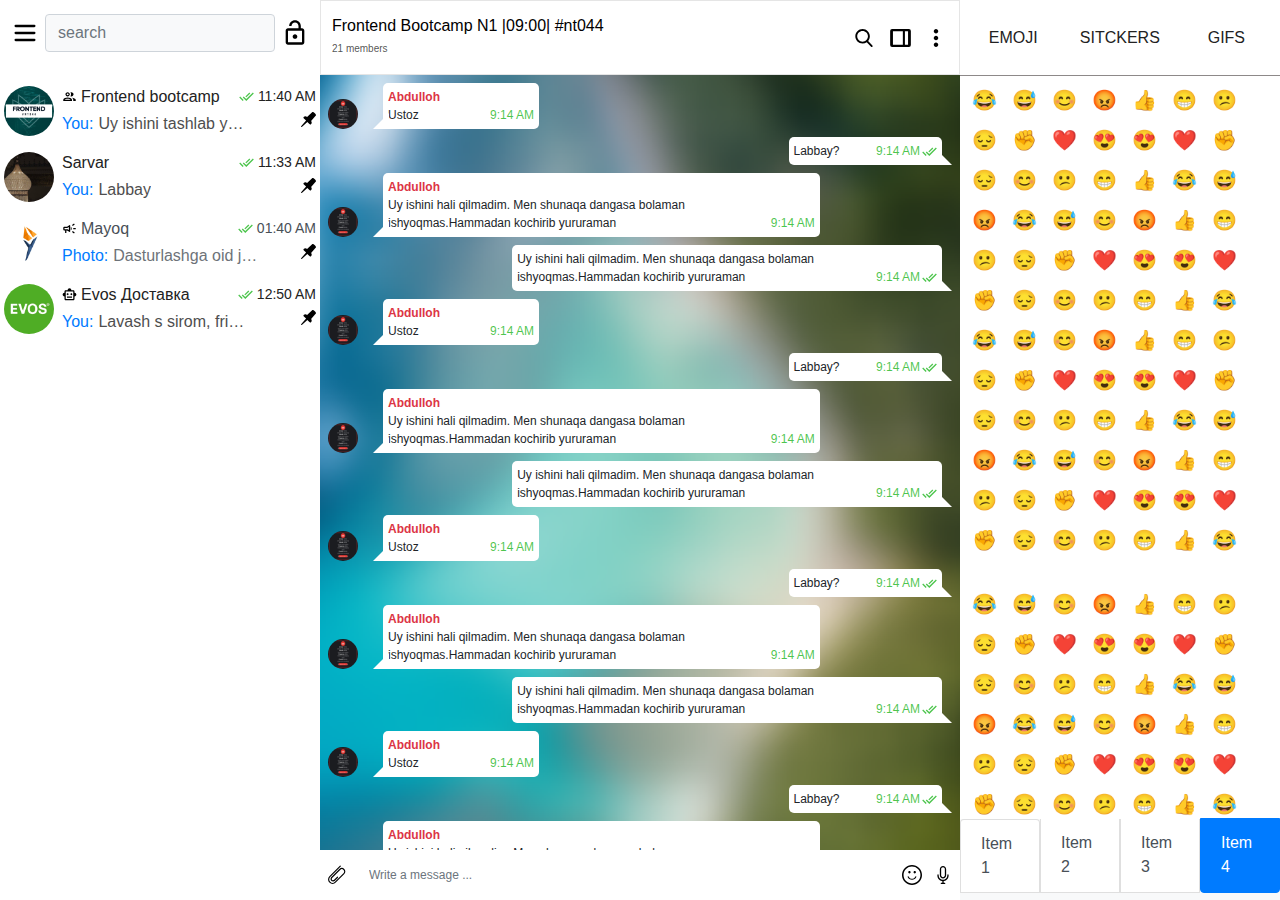
<file: index.html>
<!doctype html>
<html class="h-100" lang="en">

<head>
  <meta charset="utf-8">
  <meta name="viewport" content="width=device-width, initial-scale=1, shrink-to-fit=no">
  <title>Telegram</title>
  <link rel="stylesheet" href="css/bootstrap.min.css">
  <link rel="stylesheet" href="css/styles.css">
</head>
<body class="d-flex flex-column h-100 ">



  <main class="m-0 overflow-hidden">

    <div class="row m-0 no-gutters">

      <!-- COL-3 -->
    <div class="col-lg-3 w-100 bg-white">

        <!-- CHATS  -->
        <div class="chats  bg-white">

          <!-- CHATS TOP NAVIGATION -->
          <div class="chats__top bg-white d-flex align-items-center justify-content-between">
            <button class="btn btn-block chats__nav-toggler"
            aria-label="button nav" data-toggle="modal" data-target="#hamburger ">

          </button>
          <form class="flex-grow-1" action="https://echo.htmlacademy.ru" method="get">
            <input class="form-control chats__nav-search bg-light" type="search" placeholder="search"
            name="search_chat" aria-label="searching using">
          </form>
          <button class="btn chats__nav-locker" data-toggle="modal" data-target="#local-password">
          </button>

        </div>

        <div class="chats__list d-flex flex-column overflow-auto p-0
        list-group nav-pills" role="tablist" id="list-tab">

        <a class="chats__item chat py-2 list-group-item border-0 p-0 active" href="#bootcamp-chat" data-toggle="tab" role="tab">
          <div class="chat d-flex px-1">
            <img class="chat-icon mr-2" src="img/frontent-group.png" alt="icon bootcamp" width="50" height="50">
            <div class="chat__body flex-grow-1 d-flex flex-column justify-content-between">
              <!-- CHAT BODY TOP -->
              <div class="chat__body-top d-flex justify-content-between align-items-center">

                <div class="chat__body-top-left">

                  <span class="chat__user-type chat__user-type-group"></span>
                  <h3 class="chat__name h6 m-0">Frontend bootcamp</h3>

                </div>

                <div class="chat__body-top-right d-flex align-items-center">
                  <span class="chat__status chat__status-sended"></span>
                  <time class="chat__time" datetime="11:40">11:40 AM</time>
                </div>

              </div>

              <!-- CHAT BODY BOTTOM -->
              <div class="chat__body-bottom d-flex justify-content-between">

                <div class="chat__body-bottom-left d-flex">
                  <span class="chat__person-send text-primary">You:</span>
                  <p class="chat__content text-truncate">Uy ishini tashlab yubordim ko'chirib olsangiz bo'ldi</p>
                </div>

                <div class="chat__body-bottom-right d-flex">
                  <span class="chat__sms-pinned chat__pinned-img"></span>
                </div>

              </div>
            </div>
          </div>
        </a>

        <a class="chats__item chat py-2 list-group-item border-0 p-0" href="#sarvar-chat" data-toggle="tab" role="tab">
          <div class="chat d-flex px-1">
            <img class="chat-icon mr-2" src="img/icon-sarvar.jpg" alt="icon bootcamp" width="50" height="50">
            <div class="chat__body flex-grow-1 d-flex flex-column justify-content-between">
              <!-- CHAT BODY TOP -->
              <div class="chat__body-top d-flex justify-content-between align-items-center">

                <div class="chat__body-top-left">

                  <span class="chat__user-type chat__user-type-person"></span>
                  <h3 class="chat__name h6 m-0">Sarvar</h3>

                </div>

                <div class="chat__body-top-right d-flex align-items-center">
                  <span class="chat__status chat__status-sended"></span>
                  <time class="chat__time" datetime="11:40">11:33 AM</time>
                </div>

              </div>

              <!-- CHAT BODY BOTTOM -->
              <div class="chat__body-bottom d-flex justify-content-between">

                <div class="chat__body-bottom-left d-flex">
                  <span class="chat__person-send text-primary">You:</span>
                  <p class="chat__content text-truncate">Labbay</p>
                </div>

                <div class="chat__body-bottom-right d-flex">
                  <span class="chat__sms-pinned chat__pinned-img"></span>
                </div>

              </div>
            </div>
          </div>
        </a>

        <a class="chats__item chat py-2 list-group-item list-group-item-action border-0 p-0"
          href="#mayoq-chat" data-toggle="list" role="tab" id="bootcamp">
          <div class="chat d-flex px-1">
            <img class="chat-icon mr-2" src="img/icon-mayoq.jpg" alt="icon Mayoq" width="50" height="50">
            <div class="chat__body flex-grow-1 d-flex flex-column justify-content-between">
              <!-- CHAT BODY TOP -->
              <div class="chat__body-top d-flex justify-content-between align-items-center">

                <div class="chat__body-top-left">

                  <span class="chat__user-type chat__user-type-channel"></span>
                  <h3 class="chat__name h6 m-0">Mayoq</h3>

                </div>

                <div class="chat__body-top-right d-flex align-items-center">
                  <span class="chat__status chat__status-sended"></span>
                  <time class="chat__time" datetime="11:40">01:40 AM</time>
                </div>

              </div>

              <!-- CHAT BODY BOTTOM -->
              <div class="chat__body-bottom d-flex justify-content-between">

                <div class="chat__body-bottom-left d-flex">
                  <span class="chat__person-send text-primary">Photo:</span>
                  <p class="chat__content text-truncate">Dasturlashga oid juda kop manba'lar</p>
                </div>

                <div class="chat__body-bottom-right d-flex">
                  <span class="chat__sms-pinned chat__pinned-img"></span>
                </div>

              </div>
            </div>
          </div>
        </a>

        <a class="chats__item chat py-2 list-group-item border-0 p-0" href="#sarvar-chat" data-toggle="tab"
        role="tab" >
          <div class="chat d-flex px-1">
            <img class="chat-icon mr-2" src="img/icon-evos.jpg" alt="icon Abdulloh" width="50" height="50">
            <div class="chat__body flex-grow-1 d-flex flex-column justify-content-between">
              <!-- CHAT BODY TOP -->
              <div class="chat__body-top d-flex justify-content-between align-items-center">

                <div class="chat__body-top-left d-flex align-items-center">

                  <span class="chat__user-type chat__user-type-bot"></span>
                  <h3 class="chat__name h6 m-0">Evos Доставка</h3>

                </div>

                <div class="chat__body-top-right d-flex align-items-center">
                  <span class="chat__status chat__status-sended"></span>
                  <time class="chat__time" datetime="11:40">12:50 AM</time>
                </div>

              </div>

              <!-- CHAT BODY BOTTOM -->
              <div class="chat__body-bottom d-flex justify-content-between">

                <div class="chat__body-bottom-left d-flex">
                  <span class="chat__person-send text-primary">You:</span>
                  <p class="chat__content text-truncate">Lavash s sirom, fri, coca cola</p>
                </div>

                <div class="chat__body-bottom-right d-flex">
                  <span class="chat__sms-pinned chat__pinned-img"></span>
                </div>

              </div>
            </div>
          </div>
        </a>





        </div>
      </div>


    </div>

    <!-- COL-6 -->
    <div class="col-lg-6 bg-white">
      <h2 class="sr-only">Messaging section</h2>
      <div class="messages">
        <h3 class="sr-only">Messages list</h3>
        <div class="tab-content" id="myTabContent">

          <div class="tab-pane show active" role="tabpanel" id="bootcamp-chat">

            <div class="message d-flex flex-column vh-100">

              <div class="messages__header d-flex justify-content-between align-items-center">
                <div class="messages__header-left position-relative flex-grow-1">
                  <button class="message__info-btn border-0 bg-white text-left stretched-link"
                  data-target="#infoModal" data-toggle="modal">
                    <span class="message__header-name h6 m-0 d-block">
                      Frontend Bootcamp N1 |09:00| #nt044
                    </span>
                    <span class="message__header-status">21 members</span>
                  </button>
                </div>
                <div class="message__header-nav">
                  <button class="btn message__header-btn message__header-search-btn mr-1" type="button">
                  </button>
                  <button class="btn message__header-btn message__header-audio-chat mr-1" type="button">
                  </button>
                  <button class="btn message__header-btn message__header-sizer mr-1" type="button">
                  </button>
                  <button class="btn message__header-btn  dropdown-toggle message__header-settings"
                  data-toggle="dropdown"
                  type="button">
                  </button>
                    <div class="dropdown-menu dropdown-menu-right" aria-labelledby="dropdownMenuButton">
                      <a class="dropdown-item" href="#">View group info</a>
                      <a class="dropdown-item" href="#">Enable notifications</a>
                      <a class="dropdown-item" href="#">Leave group</a>
                      <a class="dropdown-item" href="#">Clear history</a>
                      <a class="dropdown-item" href="#">Report</a>
                    </div>
                </div>
              </div>

              <div class="message__center message__center--open bg-secondary flex-grow-1 px-2">

                <div class="message__wrapper d-flex align-items-end mb-2 mt-2">
                  <img class="message__user-icon rounded-circle" src="img/icon-abdulloh.jpg" alt="image of Abdulloh"
                  width="30" height="30">
                  <div class="message__wrapper-box position-relative">
                    <div class="message__wrapper-top d-flex justify-content-between align-items-center">
                      <p class="message__user-name text-danger">Abdulloh</p>
                      <span class="message__reply">Reply</span>
                    </div>

                    <div class="message__wrapper-bottom d-flex align-items-end justify-content-between">
                      <p class="message__wrapper-text">Ustoz</p>
                      <div class="message__wrapper-bottom-right d-flex align-items-center">
                        <time class="message__time" datetime="9:14">9:14 AM</time>
                        <span class="message__status"></span>
                      </div>
                    </div>

                    <span class="message__curve"></span>
                  </div>
                </div>

                <div class="message__wrapper d-flex align-items-end mb-2 mt-2">
                  <img class="message__user-icon rounded-circle" src="img/icon-abdulloh.jpg" alt="image of Abdulloh"
                    width="30" height="30">
                  <div class="message__wrapper-box position-relative">
                    <div class="message__wrapper-top d-flex justify-content-between align-items-center">
                      <p class="message__user-name text-danger">Abdulloh</p>
                      <span class="message__reply">Reply</span>
                    </div>

                    <div class="message__wrapper-bottom d-flex align-items-end justify-content-between">
                      <p class="message__wrapper-text">Labbay?</p>
                      <div class="message__wrapper-bottom-right d-flex align-items-center">
                        <time class="message__time" datetime="9:14">9:14 AM</time>
                        <span class="message__status"></span>
                      </div>
                    </div>

                    <span class="message__curve"></span>
                  </div>
                </div>

                <div class="message__wrapper d-flex align-items-end mb-2 mt-2">
                  <img class="message__user-icon rounded-circle" src="img/icon-abdulloh.jpg" alt="image of Abdulloh"
                    width="30" height="30">
                  <div class="message__wrapper-box position-relative">
                    <div class="message__wrapper-top d-flex justify-content-between align-items-center">
                      <p class="message__user-name text-danger">Abdulloh</p>
                      <span class="message__reply">Reply</span>
                    </div>

                    <div class="message__wrapper-bottom d-flex align-items-end justify-content-between">
                      <p class="message__wrapper-text">Uy ishini hali qilmadim. Men shunaqa dangasa bolaman ishyoqmas.Hammadan kochirib yururaman</p>
                      <div class="message__wrapper-bottom-right d-flex align-items-center">
                        <time class="message__time" datetime="9:14">9:14 AM</time>
                        <span class="message__status"></span>
                      </div>
                    </div>

                    <span class="message__curve"></span>
                  </div>
                </div>

                <div class="message__wrapper d-flex align-items-end mb-2 mt-2">
                  <img class="message__user-icon rounded-circle" src="img/icon-abdulloh.jpg" alt="image of Abdulloh"
                    width="30" height="30">
                  <div class="message__wrapper-box position-relative">
                    <div class="message__wrapper-top d-flex justify-content-between align-items-center">
                      <p class="message__user-name text-danger">Abdulloh</p>
                      <span class="message__reply">Reply</span>
                    </div>

                    <div class="message__wrapper-bottom d-flex align-items-end justify-content-between">
                      <p class="message__wrapper-text">Uy ishini hali qilmadim. Men shunaqa dangasa bolaman ishyoqmas.Hammadan kochirib yururaman</p>
                      <div class="message__wrapper-bottom-right d-flex align-items-center">
                        <time class="message__time" datetime="9:14">9:14 AM</time>
                        <span class="message__status"></span>
                      </div>
                    </div>

                    <span class="message__curve"></span>
                  </div>
                </div>

                <div class="message__wrapper d-flex align-items-end mb-2 mt-2">
                  <img class="message__user-icon rounded-circle" src="img/icon-abdulloh.jpg" alt="image of Abdulloh"
                  width="30" height="30">
                  <div class="message__wrapper-box position-relative">
                    <div class="message__wrapper-top d-flex justify-content-between align-items-center">
                      <p class="message__user-name text-danger">Abdulloh</p>
                      <span class="message__reply">Reply</span>
                    </div>

                    <div class="message__wrapper-bottom d-flex align-items-end justify-content-between">
                      <p class="message__wrapper-text">Ustoz</p>
                      <div class="message__wrapper-bottom-right d-flex align-items-center">
                        <time class="message__time" datetime="9:14">9:14 AM</time>
                        <span class="message__status"></span>
                      </div>
                    </div>

                    <span class="message__curve"></span>
                  </div>
                </div>

                <div class="message__wrapper d-flex align-items-end mb-2 mt-2">
                  <img class="message__user-icon rounded-circle" src="img/icon-abdulloh.jpg" alt="image of Abdulloh"
                    width="30" height="30">
                  <div class="message__wrapper-box position-relative">
                    <div class="message__wrapper-top d-flex justify-content-between align-items-center">
                      <p class="message__user-name text-danger">Abdulloh</p>
                      <span class="message__reply">Reply</span>
                    </div>

                    <div class="message__wrapper-bottom d-flex align-items-end justify-content-between">
                      <p class="message__wrapper-text">Labbay?</p>
                      <div class="message__wrapper-bottom-right d-flex align-items-center">
                        <time class="message__time" datetime="9:14">9:14 AM</time>
                        <span class="message__status"></span>
                      </div>
                    </div>

                    <span class="message__curve"></span>
                  </div>
                </div>

                <div class="message__wrapper d-flex align-items-end mb-2 mt-2">
                  <img class="message__user-icon rounded-circle" src="img/icon-abdulloh.jpg" alt="image of Abdulloh"
                    width="30" height="30">
                  <div class="message__wrapper-box position-relative">
                    <div class="message__wrapper-top d-flex justify-content-between align-items-center">
                      <p class="message__user-name text-danger">Abdulloh</p>
                      <span class="message__reply">Reply</span>
                    </div>

                    <div class="message__wrapper-bottom d-flex align-items-end justify-content-between">
                      <p class="message__wrapper-text">Uy ishini hali qilmadim. Men shunaqa dangasa bolaman ishyoqmas.Hammadan kochirib yururaman</p>
                      <div class="message__wrapper-bottom-right d-flex align-items-center">
                        <time class="message__time" datetime="9:14">9:14 AM</time>
                        <span class="message__status"></span>
                      </div>
                    </div>

                    <span class="message__curve"></span>
                  </div>
                </div>

                <div class="message__wrapper d-flex align-items-end mb-2 mt-2">
                  <img class="message__user-icon rounded-circle" src="img/icon-abdulloh.jpg" alt="image of Abdulloh"
                    width="30" height="30">
                  <div class="message__wrapper-box position-relative">
                    <div class="message__wrapper-top d-flex justify-content-between align-items-center">
                      <p class="message__user-name text-danger">Abdulloh</p>
                      <span class="message__reply">Reply</span>
                    </div>

                    <div class="message__wrapper-bottom d-flex align-items-end justify-content-between">
                      <p class="message__wrapper-text">Uy ishini hali qilmadim. Men shunaqa dangasa bolaman ishyoqmas.Hammadan kochirib yururaman</p>
                      <div class="message__wrapper-bottom-right d-flex align-items-center">
                        <time class="message__time" datetime="9:14">9:14 AM</time>
                        <span class="message__status"></span>
                      </div>
                    </div>

                    <span class="message__curve"></span>
                  </div>
                </div>

                <div class="message__wrapper d-flex align-items-end mb-2 mt-2">
                  <img class="message__user-icon rounded-circle" src="img/icon-abdulloh.jpg" alt="image of Abdulloh"
                  width="30" height="30">
                  <div class="message__wrapper-box position-relative">
                    <div class="message__wrapper-top d-flex justify-content-between align-items-center">
                      <p class="message__user-name text-danger">Abdulloh</p>
                      <span class="message__reply">Reply</span>
                    </div>

                    <div class="message__wrapper-bottom d-flex align-items-end justify-content-between">
                      <p class="message__wrapper-text">Ustoz</p>
                      <div class="message__wrapper-bottom-right d-flex align-items-center">
                        <time class="message__time" datetime="9:14">9:14 AM</time>
                        <span class="message__status"></span>
                      </div>
                    </div>

                    <span class="message__curve"></span>
                  </div>
                </div>

                <div class="message__wrapper d-flex align-items-end mb-2 mt-2">
                  <img class="message__user-icon rounded-circle" src="img/icon-abdulloh.jpg" alt="image of Abdulloh"
                    width="30" height="30">
                  <div class="message__wrapper-box position-relative">
                    <div class="message__wrapper-top d-flex justify-content-between align-items-center">
                      <p class="message__user-name text-danger">Abdulloh</p>
                      <span class="message__reply">Reply</span>
                    </div>

                    <div class="message__wrapper-bottom d-flex align-items-end justify-content-between">
                      <p class="message__wrapper-text">Labbay?</p>
                      <div class="message__wrapper-bottom-right d-flex align-items-center">
                        <time class="message__time" datetime="9:14">9:14 AM</time>
                        <span class="message__status"></span>
                      </div>
                    </div>

                    <span class="message__curve"></span>
                  </div>
                </div>

                <div class="message__wrapper d-flex align-items-end mb-2 mt-2">
                  <img class="message__user-icon rounded-circle" src="img/icon-abdulloh.jpg" alt="image of Abdulloh"
                    width="30" height="30">
                  <div class="message__wrapper-box position-relative">
                    <div class="message__wrapper-top d-flex justify-content-between align-items-center">
                      <p class="message__user-name text-danger">Abdulloh</p>
                      <span class="message__reply">Reply</span>
                    </div>

                    <div class="message__wrapper-bottom d-flex align-items-end justify-content-between">
                      <p class="message__wrapper-text">Uy ishini hali qilmadim. Men shunaqa dangasa bolaman ishyoqmas.Hammadan kochirib yururaman</p>
                      <div class="message__wrapper-bottom-right d-flex align-items-center">
                        <time class="message__time" datetime="9:14">9:14 AM</time>
                        <span class="message__status"></span>
                      </div>
                    </div>

                    <span class="message__curve"></span>
                  </div>
                </div>

                <div class="message__wrapper d-flex align-items-end mb-2 mt-2">
                  <img class="message__user-icon rounded-circle" src="img/icon-abdulloh.jpg" alt="image of Abdulloh"
                    width="30" height="30">
                  <div class="message__wrapper-box position-relative">
                    <div class="message__wrapper-top d-flex justify-content-between align-items-center">
                      <p class="message__user-name text-danger">Abdulloh</p>
                      <span class="message__reply">Reply</span>
                    </div>

                    <div class="message__wrapper-bottom d-flex align-items-end justify-content-between">
                      <p class="message__wrapper-text">Uy ishini hali qilmadim. Men shunaqa dangasa bolaman ishyoqmas.Hammadan kochirib yururaman</p>
                      <div class="message__wrapper-bottom-right d-flex align-items-center">
                        <time class="message__time" datetime="9:14">9:14 AM</time>
                        <span class="message__status"></span>
                      </div>
                    </div>

                    <span class="message__curve"></span>
                  </div>
                </div>

                <div class="message__wrapper d-flex align-items-end mb-2 mt-2">
                  <img class="message__user-icon rounded-circle" src="img/icon-abdulloh.jpg" alt="image of Abdulloh"
                  width="30" height="30">
                  <div class="message__wrapper-box position-relative">
                    <div class="message__wrapper-top d-flex justify-content-between align-items-center">
                      <p class="message__user-name text-danger">Abdulloh</p>
                      <span class="message__reply">Reply</span>
                    </div>

                    <div class="message__wrapper-bottom d-flex align-items-end justify-content-between">
                      <p class="message__wrapper-text">Ustoz</p>
                      <div class="message__wrapper-bottom-right d-flex align-items-center">
                        <time class="message__time" datetime="9:14">9:14 AM</time>
                        <span class="message__status"></span>
                      </div>
                    </div>

                    <span class="message__curve"></span>
                  </div>
                </div>

                <div class="message__wrapper d-flex align-items-end mb-2 mt-2">
                  <img class="message__user-icon rounded-circle" src="img/icon-abdulloh.jpg" alt="image of Abdulloh"
                    width="30" height="30">
                  <div class="message__wrapper-box position-relative">
                    <div class="message__wrapper-top d-flex justify-content-between align-items-center">
                      <p class="message__user-name text-danger">Abdulloh</p>
                      <span class="message__reply">Reply</span>
                    </div>

                    <div class="message__wrapper-bottom d-flex align-items-end justify-content-between">
                      <p class="message__wrapper-text">Labbay?</p>
                      <div class="message__wrapper-bottom-right d-flex align-items-center">
                        <time class="message__time" datetime="9:14">9:14 AM</time>
                        <span class="message__status"></span>
                      </div>
                    </div>

                    <span class="message__curve"></span>
                  </div>
                </div>

                <div class="message__wrapper d-flex align-items-end mb-2 mt-2">
                  <img class="message__user-icon rounded-circle" src="img/icon-abdulloh.jpg" alt="image of Abdulloh"
                    width="30" height="30">
                  <div class="message__wrapper-box position-relative">
                    <div class="message__wrapper-top d-flex justify-content-between align-items-center">
                      <p class="message__user-name text-danger">Abdulloh</p>
                      <span class="message__reply">Reply</span>
                    </div>

                    <div class="message__wrapper-bottom d-flex align-items-end justify-content-between">
                      <p class="message__wrapper-text">Uy ishini hali qilmadim. Men shunaqa dangasa bolaman ishyoqmas.Hammadan kochirib yururaman</p>
                      <div class="message__wrapper-bottom-right d-flex align-items-center">
                        <time class="message__time" datetime="9:14">9:14 AM</time>
                        <span class="message__status"></span>
                      </div>
                    </div>

                    <span class="message__curve"></span>
                  </div>
                </div>

                <div class="message__wrapper d-flex align-items-end mb-2 mt-2">
                  <img class="message__user-icon rounded-circle" src="img/icon-abdulloh.jpg" alt="image of Abdulloh"
                    width="30" height="30">
                  <div class="message__wrapper-box position-relative">
                    <div class="message__wrapper-top d-flex justify-content-between align-items-center">
                      <p class="message__user-name text-danger">Abdulloh</p>
                      <span class="message__reply">Reply</span>
                    </div>

                    <div class="message__wrapper-bottom d-flex align-items-end justify-content-between">
                      <p class="message__wrapper-text">Uy ishini hali qilmadim. Men shunaqa dangasa bolaman ishyoqmas.Hammadan kochirib yururaman</p>
                      <div class="message__wrapper-bottom-right d-flex align-items-center">
                        <time class="message__time" datetime="9:14">9:14 AM</time>
                        <span class="message__status"></span>
                      </div>
                    </div>

                    <span class="message__curve"></span>
                  </div>
                </div>

              </div>

              <div class="message__bottom">
                <form class="message__form d-flex align-items-center w-100" action="https://echo.htmlacademy.ru" method="POST" autocomplete="off">
                  <div class="message__bottom-wrapper d-flex align-items-center p-1 w-100">

                    <label class="message__attach-file-label mb-0 d-flex">
                      <input class="form-control message__attach-file-input sr-only" type="file"
                       name="attached-file">
                      <span class="message__attach-control"></span>
                    </label>

                    <input class="form-control message__input-msg flex-grow-1 mx-2 border-0" type="text" name="text-sms"
                    placeholder="Write a message ...">

                    <button class="btn message__smile" type="button"></button>
                    <button class="btn message__send-btn" type="button"></button>


                  </div>
                </form>
              </div>

            </div>



          </div>

          <div class="tab-pane" role="tabpanel" id="mayoq-chat">

            <div class="message d-flex flex-column vh-100">

              <div class="messages__header d-flex justify-content-between align-items-center">
                <div class="messages__header-left position-relative flex-grow-1">
                  <button class="message__info-btn border-0 bg-white text-left stretched-link" data-target="#infoModal"
                    data-toggle="modal">
                    <span class="message__header-name h6 m-0 d-block">
                      Mayoq
                    </span>
                    <span class="message__header-status">5k members</span>
                  </button>
                </div>
                <div class="message__header-nav">
                  <button class="btn message__header-btn message__header-search-btn mr-1" type="button">
                  </button>
                  <button class="btn message__header-btn message__header-audio-chat mr-1" type="button">
                  </button>
                  <button class="btn message__header-btn message__header-sizer mr-1" type="button">
                  </button>
                  <button class="btn message__header-btn  dropdown-toggle message__header-settings"
                    data-toggle="dropdown" type="button">
                  </button>
                  <div class="dropdown-menu dropdown-menu-right" aria-labelledby="dropdownMenuButton">
                    <a class="dropdown-item" href="#">View group info</a>
                    <a class="dropdown-item" href="#">Enable notifications</a>
                    <a class="dropdown-item" href="#">Leave group</a>
                    <a class="dropdown-item" href="#">Clear history</a>
                    <a class="dropdown-item" href="#">Report</a>
                  </div>
                </div>
              </div>

              <div class="message__center message__center--open bg-secondary flex-grow-1 px-2">

                <div class="message__wrapper d-flex align-items-end mb-2 mt-2">
                  <img class="message__user-icon rounded-circle" src="img/icon-abdulloh.jpg" alt="image of Abdulloh"
                    width="30" height="30">
                  <div class="message__wrapper-box position-relative">
                    <div class="message__wrapper-top d-flex justify-content-between align-items-center">
                      <p class="message__user-name text-danger">Mayoq</p>
                      <span class="message__reply">Reply</span>
                    </div>

                    <div class="message__wrapper-bottom d-flex align-items-end justify-content-between">
                      <p class="message__wrapper-text">Dasturlashga Oid Jumboqlar

                        Jumboqlar yechish va dasturlash qobliyatlaringizni bir vaqtda o'stirish niyatingiz bo'lsa,
                        pythonchallenge.com'ni sinab ko'ring.

                        Bir necha yil avval ushbu saytni bir do'stim tavsiya qilgan edi, qancha tun uyqusiz o'tgandi
                        o'shanda. Yaqinda masalalarni qaytadan o'tib chiqdim va sizga ham qiziq deb o'yladim.

                        Masalalarni istalgan dasturlash tilida yechishingiz mumkin, qiynalib qolganingizda yechimlarni
                        hackingnote.com/en/python-challenge-solutions/level-0 da topishingiz mumkin.</p>
                      <div class="message__wrapper-bottom-right d-flex align-items-center">
                        <time class="message__time" datetime="9:14">9:14 AM</time>
                        <span class="message__status"></span>
                      </div>
                    </div>

                    <span class="message__curve"></span>
                  </div>
                </div>

                <div class="message__wrapper sr-only d-flex align-items-end mb-2 mt-2">
                  <img class="message__user-icon rounded-circle" src="img/icon-abdulloh.jpg" alt="image of Abdulloh"
                    width="30" height="30">
                  <div class="message__wrapper-box position-relative">
                    <div class="message__wrapper-top d-flex justify-content-between align-items-center">
                      <p class="message__user-name text-danger">Abdulloh</p>
                      <span class="message__reply">Reply</span>
                    </div>

                    <div class="message__wrapper-bottom d-flex align-items-end justify-content-between">
                      <p class="message__wrapper-text">Labbay?</p>
                      <div class="message__wrapper-bottom-right d-flex align-items-center">
                        <time class="message__time" datetime="9:14">9:14 AM</time>
                        <span class="message__status"></span>
                      </div>
                    </div>

                    <span class="message__curve"></span>
                  </div>
                </div>

                <div class="message__wrapper d-flex align-items-end mb-2 mt-2">
                  <img class="message__user-icon rounded-circle" src="img/icon-abdulloh.jpg" alt="image of Abdulloh"
                    width="30" height="30">
                  <div class="message__wrapper-box position-relative">
                    <div class="message__wrapper-top d-flex justify-content-between align-items-center">
                      <p class="message__user-name text-danger">Mayoq</p>
                      <span class="message__reply">Reply</span>
                    </div>

                    <div class="message__wrapper-bottom d-flex align-items-end justify-content-between">
                      <p class="message__wrapper-text">Dasturlashga Oid Jumboqlar

                        Jumboqlar yechish va dasturlash qobliyatlaringizni bir vaqtda o'stirish niyatingiz bo'lsa,
                        pythonchallenge.com'ni sinab ko'ring.

                        Bir necha yil avval ushbu saytni bir do'stim tavsiya qilgan edi, qancha tun uyqusiz o'tgandi
                        o'shanda. Yaqinda masalalarni qaytadan o'tib chiqdim va sizga ham qiziq deb o'yladim.

                        Masalalarni istalgan dasturlash tilida yechishingiz mumkin, qiynalib qolganingizda yechimlarni
                        hackingnote.com/en/python-challenge-solutions/level-0 da topishingiz mumkin.</p>
                      <div class="message__wrapper-bottom-right d-flex align-items-center">
                        <time class="message__time" datetime="9:14">9:14 AM</time>
                        <span class="message__status"></span>
                      </div>
                    </div>

                    <span class="message__curve"></span>
                  </div>
                </div>

                <div class="message__wrapper sr-only d-flex align-items-end mb-2 mt-2">
                  <img class="message__user-icon rounded-circle" src="img/icon-abdulloh.jpg" alt="image of Abdulloh"
                    width="30" height="30">
                  <div class="message__wrapper-box position-relative">
                    <div class="message__wrapper-top d-flex justify-content-between align-items-center">
                      <p class="message__user-name text-danger">Abdulloh</p>
                      <span class="message__reply">Reply</span>
                    </div>

                    <div class="message__wrapper-bottom d-flex align-items-end justify-content-between">
                      <p class="message__wrapper-text">Labbay?</p>
                      <div class="message__wrapper-bottom-right d-flex align-items-center">
                        <time class="message__time" datetime="9:14">9:14 AM</time>
                        <span class="message__status"></span>
                      </div>
                    </div>

                    <span class="message__curve"></span>
                  </div>
                </div>

                <div class="message__wrapper d-flex align-items-end mb-2 mt-2">
                  <img class="message__user-icon rounded-circle" src="img/icon-abdulloh.jpg" alt="image of Abdulloh"
                    width="30" height="30">
                  <div class="message__wrapper-box position-relative">
                    <div class="message__wrapper-top d-flex justify-content-between align-items-center">
                      <p class="message__user-name text-danger">Mayoq</p>
                      <span class="message__reply">Reply</span>
                    </div>

                    <div class="message__wrapper-bottom d-flex align-items-end justify-content-between">
                      <p class="message__wrapper-text">Dasturlashga Oid Jumboqlar

                        Jumboqlar yechish va dasturlash qobliyatlaringizni bir vaqtda o'stirish niyatingiz bo'lsa,
                        pythonchallenge.com'ni sinab ko'ring.

                        Bir necha yil avval ushbu saytni bir do'stim tavsiya qilgan edi, qancha tun uyqusiz o'tgandi
                        o'shanda. Yaqinda masalalarni qaytadan o'tib chiqdim va sizga ham qiziq deb o'yladim.

                        Masalalarni istalgan dasturlash tilida yechishingiz mumkin, qiynalib qolganingizda yechimlarni
                        hackingnote.com/en/python-challenge-solutions/level-0 da topishingiz mumkin.</p>
                      <div class="message__wrapper-bottom-right d-flex align-items-center">
                        <time class="message__time" datetime="9:14">9:14 AM</time>
                        <span class="message__status"></span>
                      </div>
                    </div>

                    <span class="message__curve"></span>
                  </div>
                </div>

                <div class="message__wrapper sr-only d-flex align-items-end mb-2 mt-2">
                  <img class="message__user-icon rounded-circle" src="img/icon-abdulloh.jpg" alt="image of Abdulloh"
                    width="30" height="30">
                  <div class="message__wrapper-box position-relative">
                    <div class="message__wrapper-top d-flex justify-content-between align-items-center">
                      <p class="message__user-name text-danger">Abdulloh</p>
                      <span class="message__reply">Reply</span>
                    </div>

                    <div class="message__wrapper-bottom d-flex align-items-end justify-content-between">
                      <p class="message__wrapper-text">Labbay?</p>
                      <div class="message__wrapper-bottom-right d-flex align-items-center">
                        <time class="message__time" datetime="9:14">9:14 AM</time>
                        <span class="message__status"></span>
                      </div>
                    </div>

                    <span class="message__curve"></span>
                  </div>
                </div>

                <div class="message__wrapper d-flex align-items-end mb-2 mt-2">
                  <img class="message__user-icon rounded-circle" src="img/icon-abdulloh.jpg" alt="image of Abdulloh"
                    width="30" height="30">
                  <div class="message__wrapper-box position-relative">
                    <div class="message__wrapper-top d-flex justify-content-between align-items-center">
                      <p class="message__user-name text-danger">Mayoq</p>
                      <span class="message__reply">Reply</span>
                    </div>

                    <div class="message__wrapper-bottom d-flex align-items-end justify-content-between">
                      <p class="message__wrapper-text">Dasturlashga Oid Jumboqlar

                        Jumboqlar yechish va dasturlash qobliyatlaringizni bir vaqtda o'stirish niyatingiz bo'lsa,
                        pythonchallenge.com'ni sinab ko'ring.

                        Bir necha yil avval ushbu saytni bir do'stim tavsiya qilgan edi, qancha tun uyqusiz o'tgandi
                        o'shanda. Yaqinda masalalarni qaytadan o'tib chiqdim va sizga ham qiziq deb o'yladim.

                        Masalalarni istalgan dasturlash tilida yechishingiz mumkin, qiynalib qolganingizda yechimlarni
                        hackingnote.com/en/python-challenge-solutions/level-0 da topishingiz mumkin.</p>
                      <div class="message__wrapper-bottom-right d-flex align-items-center">
                        <time class="message__time" datetime="9:14">9:14 AM</time>
                        <span class="message__status"></span>
                      </div>
                    </div>

                    <span class="message__curve"></span>
                  </div>
                </div>

                <div class="message__wrapper sr-only d-flex align-items-end mb-2 mt-2">
                  <img class="message__user-icon rounded-circle" src="img/icon-abdulloh.jpg" alt="image of Abdulloh"
                    width="30" height="30">
                  <div class="message__wrapper-box position-relative">
                    <div class="message__wrapper-top d-flex justify-content-between align-items-center">
                      <p class="message__user-name text-danger">Abdulloh</p>
                      <span class="message__reply">Reply</span>
                    </div>

                    <div class="message__wrapper-bottom d-flex align-items-end justify-content-between">
                      <p class="message__wrapper-text">Labbay?</p>
                      <div class="message__wrapper-bottom-right d-flex align-items-center">
                        <time class="message__time" datetime="9:14">9:14 AM</time>
                        <span class="message__status"></span>
                      </div>
                    </div>

                    <span class="message__curve"></span>
                  </div>
                </div>



              </div>

              <div class="message__bottom">
                <form class="message__form d-flex align-items-center w-100" action="https://echo.htmlacademy.ru"
                  method="POST" autocomplete="off">

                  <div class="text-center d-flex justify-content-center w-100">
                    <button class="btn btn-block" type="button">Mute</button>
                  </div>

                  <!-- <div class="message__bottom-wrapper d-flex align-items-center p-1 w-100">

                    <label class="message__attach-file-label mb-0 d-flex">
                      <input class="form-control message__attach-file-input sr-only" type="file" name="attached-file">
                      <span class="message__attach-control"></span>
                    </label>

                    <input class="form-control message__input-msg flex-grow-1 mx-2 border-0" type="text" name="text-sms"
                      placeholder="Write a message ...">

                    <button class="btn message__smile" type="button"></button>
                    <button class="btn message__send-btn" type="button"></button>


                  </div> -->
                </form>
              </div>

            </div>

          </div>

          <div class="tab-pane" role="tabpanel" id="islom-chat">

            <div class="message d-flex flex-column vh-100">

              <div class="messages__header d-flex justify-content-between align-items-center">
                <div class="messages__header-left position-relative flex-grow-1">
                  <button class="message__info-btn border-0 bg-white text-left stretched-link">
                    <span class="message__header-name h6 m-0 d-block">
                      Islom
                    </span>
                    <span class="message__header-status">21 members</span>
                  </button>
                </div>
                <div class="message__header-nav">
                  <button class="btn message__header-btn message__header-search-btn mr-1" type="button">
                  </button>
                  <button class="btn message__header-btn message__header-audio-chat mr-1" type="button">
                  </button>
                  <button class="btn message__header-btn message__header-sizer mr-1" type="button">
                  </button>
                  <button class="btn message__header-btn  dropdown-toggle message__header-settings"
                    data-toggle="dropdown" type="button">
                  </button>
                  <div class="dropdown-menu dropdown-menu-right" aria-labelledby="dropdownMenuButton">
                    <a class="dropdown-item" href="#">View group info</a>
                    <a class="dropdown-item" href="#">Enable notifications</a>
                    <a class="dropdown-item" href="#">Leave group</a>
                    <a class="dropdown-item" href="#">Clear history</a>
                    <a class="dropdown-item" href="#">Report</a>
                  </div>
                </div>
              </div>

              <div class="message__center message__center--open bg-secondary flex-grow-1 px-2">

                <div class="message__wrapper d-flex align-items-end mb-2 mt-2">
                  <img class="message__user-icon rounded-circle" src="img/icon-abdulloh.jpg" alt="image of Abdulloh"
                    width="30" height="30">
                  <div class="message__wrapper-box position-relative">
                    <div class="message__wrapper-top d-flex justify-content-between align-items-center">
                      <p class="message__user-name text-danger">Abdulloh</p>
                      <span class="message__reply">Reply</span>
                    </div>

                    <div class="message__wrapper-bottom d-flex align-items-end justify-content-between">
                      <p class="message__wrapper-text">Ustoz</p>
                      <div class="message__wrapper-bottom-right d-flex align-items-center">
                        <time class="message__time" datetime="9:14">9:14 AM</time>
                        <span class="message__status"></span>
                      </div>
                    </div>

                    <span class="message__curve"></span>
                  </div>
                </div>

                <div class="message__wrapper d-flex align-items-end mb-2 mt-2">
                  <img class="message__user-icon rounded-circle" src="img/icon-abdulloh.jpg" alt="image of Abdulloh"
                    width="30" height="30">
                  <div class="message__wrapper-box position-relative">
                    <div class="message__wrapper-top d-flex justify-content-between align-items-center">
                      <p class="message__user-name text-danger">Abdulloh</p>
                      <span class="message__reply">Reply</span>
                    </div>

                    <div class="message__wrapper-bottom d-flex align-items-end justify-content-between">
                      <p class="message__wrapper-text">Labbay?</p>
                      <div class="message__wrapper-bottom-right d-flex align-items-center">
                        <time class="message__time" datetime="9:14">9:14 AM</time>
                        <span class="message__status"></span>
                      </div>
                    </div>

                    <span class="message__curve"></span>
                  </div>
                </div>

                <div class="message__wrapper d-flex align-items-end mb-2 mt-2">
                  <img class="message__user-icon rounded-circle" src="img/icon-abdulloh.jpg" alt="image of Abdulloh"
                    width="30" height="30">
                  <div class="message__wrapper-box position-relative">
                    <div class="message__wrapper-top d-flex justify-content-between align-items-center">
                      <p class="message__user-name text-danger">Abdulloh</p>
                      <span class="message__reply">Reply</span>
                    </div>

                    <div class="message__wrapper-bottom d-flex align-items-end justify-content-between">
                      <p class="message__wrapper-text">Uy ishini hali qilmadim. Men shunaqa dangasa bolaman
                        ishyoqmas.Hammadan kochirib yururaman</p>
                      <div class="message__wrapper-bottom-right d-flex align-items-center">
                        <time class="message__time" datetime="9:14">9:14 AM</time>
                        <span class="message__status"></span>
                      </div>
                    </div>

                    <span class="message__curve"></span>
                  </div>
                </div>

                <div class="message__wrapper d-flex align-items-end mb-2 mt-2">
                  <img class="message__user-icon rounded-circle" src="img/icon-abdulloh.jpg" alt="image of Abdulloh"
                    width="30" height="30">
                  <div class="message__wrapper-box position-relative">
                    <div class="message__wrapper-top d-flex justify-content-between align-items-center">
                      <p class="message__user-name text-danger">Abdulloh</p>
                      <span class="message__reply">Reply</span>
                    </div>

                    <div class="message__wrapper-bottom d-flex align-items-end justify-content-between">
                      <p class="message__wrapper-text">Uy ishini hali qilmadim. Men shunaqa dangasa bolaman
                        ishyoqmas.Hammadan kochirib yururaman</p>
                      <div class="message__wrapper-bottom-right d-flex align-items-center">
                        <time class="message__time" datetime="9:14">9:14 AM</time>
                        <span class="message__status"></span>
                      </div>
                    </div>

                    <span class="message__curve"></span>
                  </div>
                </div>

                <div class="message__wrapper d-flex align-items-end mb-2 mt-2">
                  <img class="message__user-icon rounded-circle" src="img/icon-abdulloh.jpg" alt="image of Abdulloh"
                    width="30" height="30">
                  <div class="message__wrapper-box position-relative">
                    <div class="message__wrapper-top d-flex justify-content-between align-items-center">
                      <p class="message__user-name text-danger">Abdulloh</p>
                      <span class="message__reply">Reply</span>
                    </div>

                    <div class="message__wrapper-bottom d-flex align-items-end justify-content-between">
                      <p class="message__wrapper-text">Ustoz</p>
                      <div class="message__wrapper-bottom-right d-flex align-items-center">
                        <time class="message__time" datetime="9:14">9:14 AM</time>
                        <span class="message__status"></span>
                      </div>
                    </div>

                    <span class="message__curve"></span>
                  </div>
                </div>

                <div class="message__wrapper d-flex align-items-end mb-2 mt-2">
                  <img class="message__user-icon rounded-circle" src="img/icon-abdulloh.jpg" alt="image of Abdulloh"
                    width="30" height="30">
                  <div class="message__wrapper-box position-relative">
                    <div class="message__wrapper-top d-flex justify-content-between align-items-center">
                      <p class="message__user-name text-danger">Abdulloh</p>
                      <span class="message__reply">Reply</span>
                    </div>

                    <div class="message__wrapper-bottom d-flex align-items-end justify-content-between">
                      <p class="message__wrapper-text">Labbay?</p>
                      <div class="message__wrapper-bottom-right d-flex align-items-center">
                        <time class="message__time" datetime="9:14">9:14 AM</time>
                        <span class="message__status"></span>
                      </div>
                    </div>

                    <span class="message__curve"></span>
                  </div>
                </div>

                <div class="message__wrapper d-flex align-items-end mb-2 mt-2">
                  <img class="message__user-icon rounded-circle" src="img/icon-abdulloh.jpg" alt="image of Abdulloh"
                    width="30" height="30">
                  <div class="message__wrapper-box position-relative">
                    <div class="message__wrapper-top d-flex justify-content-between align-items-center">
                      <p class="message__user-name text-danger">Abdulloh</p>
                      <span class="message__reply">Reply</span>
                    </div>

                    <div class="message__wrapper-bottom d-flex align-items-end justify-content-between">
                      <p class="message__wrapper-text">Uy ishini hali qilmadim. Men shunaqa dangasa bolaman
                        ishyoqmas.Hammadan kochirib yururaman</p>
                      <div class="message__wrapper-bottom-right d-flex align-items-center">
                        <time class="message__time" datetime="9:14">9:14 AM</time>
                        <span class="message__status"></span>
                      </div>
                    </div>

                    <span class="message__curve"></span>
                  </div>
                </div>

                <div class="message__wrapper d-flex align-items-end mb-2 mt-2">
                  <img class="message__user-icon rounded-circle" src="img/icon-abdulloh.jpg" alt="image of Abdulloh"
                    width="30" height="30">
                  <div class="message__wrapper-box position-relative">
                    <div class="message__wrapper-top d-flex justify-content-between align-items-center">
                      <p class="message__user-name text-danger">Abdulloh</p>
                      <span class="message__reply">Reply</span>
                    </div>

                    <div class="message__wrapper-bottom d-flex align-items-end justify-content-between">
                      <p class="message__wrapper-text">Uy ishini hali qilmadim. Men shunaqa dangasa bolaman
                        ishyoqmas.Hammadan kochirib yururaman</p>
                      <div class="message__wrapper-bottom-right d-flex align-items-center">
                        <time class="message__time" datetime="9:14">9:14 AM</time>
                        <span class="message__status"></span>
                      </div>
                    </div>

                    <span class="message__curve"></span>
                  </div>
                </div>

                <div class="message__wrapper d-flex align-items-end mb-2 mt-2">
                  <img class="message__user-icon rounded-circle" src="img/icon-abdulloh.jpg" alt="image of Abdulloh"
                    width="30" height="30">
                  <div class="message__wrapper-box position-relative">
                    <div class="message__wrapper-top d-flex justify-content-between align-items-center">
                      <p class="message__user-name text-danger">Abdulloh</p>
                      <span class="message__reply">Reply</span>
                    </div>

                    <div class="message__wrapper-bottom d-flex align-items-end justify-content-between">
                      <p class="message__wrapper-text">Ustoz</p>
                      <div class="message__wrapper-bottom-right d-flex align-items-center">
                        <time class="message__time" datetime="9:14">9:14 AM</time>
                        <span class="message__status"></span>
                      </div>
                    </div>

                    <span class="message__curve"></span>
                  </div>
                </div>

                <div class="message__wrapper d-flex align-items-end mb-2 mt-2">
                  <img class="message__user-icon rounded-circle" src="img/icon-abdulloh.jpg" alt="image of Abdulloh"
                    width="30" height="30">
                  <div class="message__wrapper-box position-relative">
                    <div class="message__wrapper-top d-flex justify-content-between align-items-center">
                      <p class="message__user-name text-danger">Abdulloh</p>
                      <span class="message__reply">Reply</span>
                    </div>

                    <div class="message__wrapper-bottom d-flex align-items-end justify-content-between">
                      <p class="message__wrapper-text">Labbay?</p>
                      <div class="message__wrapper-bottom-right d-flex align-items-center">
                        <time class="message__time" datetime="9:14">9:14 AM</time>
                        <span class="message__status"></span>
                      </div>
                    </div>

                    <span class="message__curve"></span>
                  </div>
                </div>

                <div class="message__wrapper d-flex align-items-end mb-2 mt-2">
                  <img class="message__user-icon rounded-circle" src="img/icon-abdulloh.jpg" alt="image of Abdulloh"
                    width="30" height="30">
                  <div class="message__wrapper-box position-relative">
                    <div class="message__wrapper-top d-flex justify-content-between align-items-center">
                      <p class="message__user-name text-danger">Abdulloh</p>
                      <span class="message__reply">Reply</span>
                    </div>

                    <div class="message__wrapper-bottom d-flex align-items-end justify-content-between">
                      <p class="message__wrapper-text">Uy ishini hali qilmadim. Men shunaqa dangasa bolaman
                        ishyoqmas.Hammadan kochirib yururaman</p>
                      <div class="message__wrapper-bottom-right d-flex align-items-center">
                        <time class="message__time" datetime="9:14">9:14 AM</time>
                        <span class="message__status"></span>
                      </div>
                    </div>

                    <span class="message__curve"></span>
                  </div>
                </div>

                <div class="message__wrapper d-flex align-items-end mb-2 mt-2">
                  <img class="message__user-icon rounded-circle" src="img/icon-abdulloh.jpg" alt="image of Abdulloh"
                    width="30" height="30">
                  <div class="message__wrapper-box position-relative">
                    <div class="message__wrapper-top d-flex justify-content-between align-items-center">
                      <p class="message__user-name text-danger">Abdulloh</p>
                      <span class="message__reply">Reply</span>
                    </div>

                    <div class="message__wrapper-bottom d-flex align-items-end justify-content-between">
                      <p class="message__wrapper-text">Uy ishini hali qilmadim. Men shunaqa dangasa bolaman
                        ishyoqmas.Hammadan kochirib yururaman</p>
                      <div class="message__wrapper-bottom-right d-flex align-items-center">
                        <time class="message__time" datetime="9:14">9:14 AM</time>
                        <span class="message__status"></span>
                      </div>
                    </div>

                    <span class="message__curve"></span>
                  </div>
                </div>

                <div class="message__wrapper d-flex align-items-end mb-2 mt-2">
                  <img class="message__user-icon rounded-circle" src="img/icon-abdulloh.jpg" alt="image of Abdulloh"
                    width="30" height="30">
                  <div class="message__wrapper-box position-relative">
                    <div class="message__wrapper-top d-flex justify-content-between align-items-center">
                      <p class="message__user-name text-danger">Abdulloh</p>
                      <span class="message__reply">Reply</span>
                    </div>

                    <div class="message__wrapper-bottom d-flex align-items-end justify-content-between">
                      <p class="message__wrapper-text">Ustoz</p>
                      <div class="message__wrapper-bottom-right d-flex align-items-center">
                        <time class="message__time" datetime="9:14">9:14 AM</time>
                        <span class="message__status"></span>
                      </div>
                    </div>

                    <span class="message__curve"></span>
                  </div>
                </div>

                <div class="message__wrapper d-flex align-items-end mb-2 mt-2">
                  <img class="message__user-icon rounded-circle" src="img/icon-abdulloh.jpg" alt="image of Abdulloh"
                    width="30" height="30">
                  <div class="message__wrapper-box position-relative">
                    <div class="message__wrapper-top d-flex justify-content-between align-items-center">
                      <p class="message__user-name text-danger">Abdulloh</p>
                      <span class="message__reply">Reply</span>
                    </div>

                    <div class="message__wrapper-bottom d-flex align-items-end justify-content-between">
                      <p class="message__wrapper-text">Labbay?</p>
                      <div class="message__wrapper-bottom-right d-flex align-items-center">
                        <time class="message__time" datetime="9:14">9:14 AM</time>
                        <span class="message__status"></span>
                      </div>
                    </div>

                    <span class="message__curve"></span>
                  </div>
                </div>

                <div class="message__wrapper d-flex align-items-end mb-2 mt-2">
                  <img class="message__user-icon rounded-circle" src="img/icon-abdulloh.jpg" alt="image of Abdulloh"
                    width="30" height="30">
                  <div class="message__wrapper-box position-relative">
                    <div class="message__wrapper-top d-flex justify-content-between align-items-center">
                      <p class="message__user-name text-danger">Abdulloh</p>
                      <span class="message__reply">Reply</span>
                    </div>

                    <div class="message__wrapper-bottom d-flex align-items-end justify-content-between">
                      <p class="message__wrapper-text">Uy ishini hali qilmadim. Men shunaqa dangasa bolaman
                        ishyoqmas.Hammadan kochirib yururaman</p>
                      <div class="message__wrapper-bottom-right d-flex align-items-center">
                        <time class="message__time" datetime="9:14">9:14 AM</time>
                        <span class="message__status"></span>
                      </div>
                    </div>

                    <span class="message__curve"></span>
                  </div>
                </div>

                <div class="message__wrapper d-flex align-items-end mb-2 mt-2">
                  <img class="message__user-icon rounded-circle" src="img/icon-abdulloh.jpg" alt="image of Abdulloh"
                    width="30" height="30">
                  <div class="message__wrapper-box position-relative">
                    <div class="message__wrapper-top d-flex justify-content-between align-items-center">
                      <p class="message__user-name text-danger">Abdulloh</p>
                      <span class="message__reply">Reply</span>
                    </div>

                    <div class="message__wrapper-bottom d-flex align-items-end justify-content-between">
                      <p class="message__wrapper-text">Uy ishini hali qilmadim. Men shunaqa dangasa bolaman
                        ishyoqmas.Hammadan kochirib yururaman</p>
                      <div class="message__wrapper-bottom-right d-flex align-items-center">
                        <time class="message__time" datetime="9:14">9:14 AM</time>
                        <span class="message__status"></span>
                      </div>
                    </div>

                    <span class="message__curve"></span>
                  </div>
                </div>

              </div>

              <div class="message__bottom">
                <form class="message__form d-flex align-items-center w-100" action="https://echo.htmlacademy.ru"
                  method="POST" autocomplete="off">
                  <div class="message__bottom-wrapper d-flex align-items-center p-1 w-100">

                    <label class="message__attach-file-label mb-0 d-flex">
                      <input class="form-control message__attach-file-input sr-only" type="file" name="attached-file">
                      <span class="message__attach-control"></span>
                    </label>

                    <input class="form-control message__input-msg flex-grow-1 mx-2 border-0" type="text" name="text-sms"
                      placeholder="Write a message ...">

                    <button class="btn message__smile" type="button"></button>
                    <button class="btn message__send-btn" type="button"></button>


                  </div>
                </form>
              </div>

            </div>



          </div>

          <div class="tab-pane" role="tabpanel" id="sarvar-chat">

            <div class="message d-flex flex-column vh-100">

              <div class="messages__header d-flex justify-content-between align-items-center">
                <div class="messages__header-left position-relative flex-grow-1">
                  <button class="message__info-btn border-0 bg-white text-left stretched-link"
                  data-target="#infoModal" data-toggle="modal">
                    <span class="message__header-name h6 m-0 d-block">
                      Sarvar
                    </span>
                    <span class="message__header-status">Last seen recently</span>
                  </button>
                </div>
                <div class="message__header-nav">
                  <button class="btn message__header-btn message__header-search-btn mr-1" type="button">
                  </button>
                  <button class="btn message__header-btn message__header-audio-chat mr-1" type="button">
                  </button>
                  <button class="btn message__header-btn message__header-sizer mr-1" type="button">
                  </button>
                  <button class="btn message__header-btn  dropdown-toggle message__header-settings"
                    data-toggle="dropdown" type="button">
                  </button>
                  <div class="dropdown-menu dropdown-menu-right" aria-labelledby="dropdownMenuButton">
                    <a class="dropdown-item" href="#">View group info</a>
                    <a class="dropdown-item" href="#">Enable notifications</a>
                    <a class="dropdown-item" href="#">Leave group</a>
                    <a class="dropdown-item" href="#">Clear history</a>
                    <a class="dropdown-item" href="#">Report</a>
                  </div>
                </div>
              </div>

              <div class="message__center message__center--open bg-secondary flex-grow-1 px-2">

                <div class="message__wrapper d-flex align-items-end mb-2 mt-2">
                  <img class="message__user-icon rounded-circle" src="img/icon-sarvar.jpg" alt="image of Sarvar"
                    width="30" height="30">
                  <div class="message__wrapper-box position-relative">
                    <div class="message__wrapper-top d-flex justify-content-between align-items-center">
                      <p class="message__user-name text-danger">Sarvar</p>
                      <span class="message__reply">Reply</span>
                    </div>

                    <div class="message__wrapper-bottom d-flex align-items-end justify-content-between">
                      <p class="message__wrapper-text">Asadbek aka</p>
                      <div class="message__wrapper-bottom-right d-flex align-items-center">
                        <time class="message__time" datetime="9:14">9:14 AM</time>
                        <span class="message__status"></span>
                      </div>
                    </div>

                    <span class="message__curve"></span>
                  </div>
                </div>

                <div class="message__wrapper d-flex align-items-end mb-2 mt-2">
                  <img class="message__user-icon rounded-circle" src="img/icon-sarvar.jpg" alt="image of sarvar"
                    width="30" height="30">
                  <div class="message__wrapper-box position-relative">
                    <div class="message__wrapper-top d-flex justify-content-between align-items-center">
                      <p class="message__user-name text-danger">Sarvar</p>
                      <span class="message__reply">Reply</span>
                    </div>

                    <div class="message__wrapper-bottom d-flex align-items-end justify-content-between">
                      <p class="message__wrapper-text">Labbay?</p>
                      <div class="message__wrapper-bottom-right d-flex align-items-center">
                        <time class="message__time" datetime="9:14">9:14 AM</time>
                        <span class="message__status"></span>
                      </div>
                    </div>

                    <span class="message__curve"></span>
                  </div>
                </div>

                <div class="message__wrapper d-flex align-items-end mb-2 mt-2">
                  <img class="message__user-icon rounded-circle" src="img/icon-sarvar.jpg" alt="image of Sarvar"
                    width="30" height="30">
                  <div class="message__wrapper-box position-relative">
                    <div class="message__wrapper-top d-flex justify-content-between align-items-center">
                      <p class="message__user-name text-danger">Sarvar</p>
                      <span class="message__reply">Reply</span>
                    </div>

                    <div class="message__wrapper-bottom d-flex align-items-end justify-content-between">
                      <p class="message__wrapper-text">git hub hali ulamagandim prjoectga lekin initialize turmagandi push qvordim , keyin bilib qoldim ulanmaganini va maket file ga kirib gitni ochirib tashladim
                      </p>
                      <div class="message__wrapper-bottom-right d-flex align-items-center">
                        <time class="message__time" datetime="9:14">9:14 AM</time>
                        <span class="message__status"></span>
                      </div>
                    </div>

                    <span class="message__curve"></span>
                  </div>
                </div>

                <div class="message__wrapper d-flex align-items-end mb-2 mt-2">
                  <img class="message__user-icon rounded-circle" src="img/icon-sarvar.jpg" alt="image of Sarvar"
                    width="30" height="30">
                  <div class="message__wrapper-box position-relative">
                    <div class="message__wrapper-top d-flex justify-content-between align-items-center">
                      <p class="message__user-name text-danger">Sarvar</p>
                      <span class="message__reply">Reply</span>
                    </div>

                    <div class="message__wrapper-bottom d-flex align-items-end justify-content-between">
                      <p class="message__wrapper-text">Asadbek aka</p>
                      <div class="message__wrapper-bottom-right d-flex align-items-center">
                        <time class="message__time" datetime="9:14">9:14 AM</time>
                        <span class="message__status"></span>
                      </div>
                    </div>

                    <span class="message__curve"></span>
                  </div>
                </div>

                <div class="message__wrapper d-flex align-items-end mb-2 mt-2">
                  <img class="message__user-icon rounded-circle" src="img/icon-sarvar.jpg" alt="image of sarvar"
                    width="30" height="30">
                  <div class="message__wrapper-box position-relative">
                    <div class="message__wrapper-top d-flex justify-content-between align-items-center">
                      <p class="message__user-name text-danger">Sarvar</p>
                      <span class="message__reply">Reply</span>
                    </div>

                    <div class="message__wrapper-bottom d-flex align-items-end justify-content-between">
                      <p class="message__wrapper-text">Labbay?</p>
                      <div class="message__wrapper-bottom-right d-flex align-items-center">
                        <time class="message__time" datetime="9:14">9:14 AM</time>
                        <span class="message__status"></span>
                      </div>
                    </div>

                    <span class="message__curve"></span>
                  </div>
                </div>

                <div class="message__wrapper d-flex align-items-end mb-2 mt-2">
                  <img class="message__user-icon rounded-circle" src="img/icon-sarvar.jpg" alt="image of Sarvar"
                    width="30" height="30">
                  <div class="message__wrapper-box position-relative">
                    <div class="message__wrapper-top d-flex justify-content-between align-items-center">
                      <p class="message__user-name text-danger">Sarvar</p>
                      <span class="message__reply">Reply</span>
                    </div>

                    <div class="message__wrapper-bottom d-flex align-items-end justify-content-between">
                      <p class="message__wrapper-text">git hub hali ulamagandim prjoectga lekin initialize turmagandi push qvordim , keyin bilib qoldim ulanmaganini va maket file ga kirib gitni ochirib tashladim
                      </p>
                      <div class="message__wrapper-bottom-right d-flex align-items-center">
                        <time class="message__time" datetime="9:14">9:14 AM</time>
                        <span class="message__status"></span>
                      </div>
                    </div>

                    <span class="message__curve"></span>
                  </div>
                </div>

                <div class="message__wrapper d-flex align-items-end mb-2 mt-2">
                  <img class="message__user-icon rounded-circle" src="img/icon-sarvar.jpg" alt="image of Sarvar"
                    width="30" height="30">
                  <div class="message__wrapper-box position-relative">
                    <div class="message__wrapper-top d-flex justify-content-between align-items-center">
                      <p class="message__user-name text-danger">Sarvar</p>
                      <span class="message__reply">Reply</span>
                    </div>

                    <div class="message__wrapper-bottom d-flex align-items-end justify-content-between">
                      <p class="message__wrapper-text">Asadbek aka</p>
                      <div class="message__wrapper-bottom-right d-flex align-items-center">
                        <time class="message__time" datetime="9:14">9:14 AM</time>
                        <span class="message__status"></span>
                      </div>
                    </div>

                    <span class="message__curve"></span>
                  </div>
                </div>

                <div class="message__wrapper d-flex align-items-end mb-2 mt-2">
                  <img class="message__user-icon rounded-circle" src="img/icon-sarvar.jpg" alt="image of sarvar"
                    width="30" height="30">
                  <div class="message__wrapper-box position-relative">
                    <div class="message__wrapper-top d-flex justify-content-between align-items-center">
                      <p class="message__user-name text-danger">Sarvar</p>
                      <span class="message__reply">Reply</span>
                    </div>

                    <div class="message__wrapper-bottom d-flex align-items-end justify-content-between">
                      <p class="message__wrapper-text">Labbay?</p>
                      <div class="message__wrapper-bottom-right d-flex align-items-center">
                        <time class="message__time" datetime="9:14">9:14 AM</time>
                        <span class="message__status"></span>
                      </div>
                    </div>

                    <span class="message__curve"></span>
                  </div>
                </div>

                <div class="message__wrapper d-flex align-items-end mb-2 mt-2">
                  <img class="message__user-icon rounded-circle" src="img/icon-sarvar.jpg" alt="image of Sarvar"
                    width="30" height="30">
                  <div class="message__wrapper-box position-relative">
                    <div class="message__wrapper-top d-flex justify-content-between align-items-center">
                      <p class="message__user-name text-danger">Sarvar</p>
                      <span class="message__reply">Reply</span>
                    </div>

                    <div class="message__wrapper-bottom d-flex align-items-end justify-content-between">
                      <p class="message__wrapper-text">git hub hali ulamagandim prjoectga lekin initialize turmagandi push qvordim , keyin bilib qoldim ulanmaganini va maket file ga kirib gitni ochirib tashladim
                      </p>
                      <div class="message__wrapper-bottom-right d-flex align-items-center">
                        <time class="message__time" datetime="9:14">9:14 AM</time>
                        <span class="message__status"></span>
                      </div>
                    </div>

                    <span class="message__curve"></span>
                  </div>
                </div>

                <div class="message__wrapper d-flex align-items-end mb-2 mt-2">
                  <img class="message__user-icon rounded-circle" src="img/icon-sarvar.jpg" alt="image of Sarvar"
                    width="30" height="30">
                  <div class="message__wrapper-box position-relative">
                    <div class="message__wrapper-top d-flex justify-content-between align-items-center">
                      <p class="message__user-name text-danger">Sarvar</p>
                      <span class="message__reply">Reply</span>
                    </div>

                    <div class="message__wrapper-bottom d-flex align-items-end justify-content-between">
                      <p class="message__wrapper-text">Asadbek aka</p>
                      <div class="message__wrapper-bottom-right d-flex align-items-center">
                        <time class="message__time" datetime="9:14">9:14 AM</time>
                        <span class="message__status"></span>
                      </div>
                    </div>

                    <span class="message__curve"></span>
                  </div>
                </div>

                <div class="message__wrapper d-flex align-items-end mb-2 mt-2">
                  <img class="message__user-icon rounded-circle" src="img/icon-sarvar.jpg" alt="image of sarvar"
                    width="30" height="30">
                  <div class="message__wrapper-box position-relative">
                    <div class="message__wrapper-top d-flex justify-content-between align-items-center">
                      <p class="message__user-name text-danger">Sarvar</p>
                      <span class="message__reply">Reply</span>
                    </div>

                    <div class="message__wrapper-bottom d-flex align-items-end justify-content-between">
                      <p class="message__wrapper-text">Labbay?</p>
                      <div class="message__wrapper-bottom-right d-flex align-items-center">
                        <time class="message__time" datetime="9:14">9:14 AM</time>
                        <span class="message__status"></span>
                      </div>
                    </div>

                    <span class="message__curve"></span>
                  </div>
                </div>

                <div class="message__wrapper d-flex align-items-end mb-2 mt-2">
                  <img class="message__user-icon rounded-circle" src="img/icon-sarvar.jpg" alt="image of Sarvar"
                    width="30" height="30">
                  <div class="message__wrapper-box position-relative">
                    <div class="message__wrapper-top d-flex justify-content-between align-items-center">
                      <p class="message__user-name text-danger">Sarvar</p>
                      <span class="message__reply">Reply</span>
                    </div>

                    <div class="message__wrapper-bottom d-flex align-items-end justify-content-between">
                      <p class="message__wrapper-text">git hub hali ulamagandim prjoectga lekin initialize turmagandi push qvordim , keyin bilib qoldim ulanmaganini va maket file ga kirib gitni ochirib tashladim
                      </p>
                      <div class="message__wrapper-bottom-right d-flex align-items-center">
                        <time class="message__time" datetime="9:14">9:14 AM</time>
                        <span class="message__status"></span>
                      </div>
                    </div>

                    <span class="message__curve"></span>
                  </div>
                </div>



              </div>

              <div class="message__bottom">
                <form class="message__form d-flex align-items-center w-100" action="https://echo.htmlacademy.ru"
                  method="POST" autocomplete="off">
                  <div class="message__bottom-wrapper d-flex align-items-center p-1 w-100">

                    <label class="message__attach-file-label mb-0 d-flex">
                      <input class="form-control message__attach-file-input sr-only" type="file" name="attached-file">
                      <span class="message__attach-control"></span>
                    </label>

                    <input class="form-control message__input-msg flex-grow-1 mx-2 border-0" type="text" name="text-sms"
                      placeholder="Write a message ...">

                    <button class="btn message__smile" type="button"></button>
                    <button class="btn message__send-btn" type="button"></button>


                  </div>
                </form>
              </div>

            </div>



          </div>


        </div>
      </div>
    </div>

    <!-- COL-3 -->
    <div class="col-lg-3 bg-light">

      <section class="emojis">

        <h2 class="sr-only">Emoji telegram</h2>

        <nav>
          <div class="nav nav-tabs emoji-nav w-100 bg-white" role="tab-list">
            <a class="nav-link emoji-nav__link text-uppercase d-inline-block text-center" href="#emoji-list" data-toggle="tab" aria-controls="nav-home" aria-selected="true">Emoji</a>
            <a class="nav-link emoji-nav__link text-uppercase d-inline-block text-center" href="#emoji-stickers"
              data-toggle="tab"
              aria-controls="nav-home"
              aria-selected="false">Sitckers</a>
            <a class="nav-link emoji-nav__link text-uppercase d-inline-block text-center" href="#emoji-gif"
              data-toggle="tab" aria-controls="nav-home" aria-selected="false">Gifs</a>
          </div>
        </nav>


        <div class="emojis__center">
          <div class="tab-content bg-white">
            <div class="tab-pane fade show active" id="emoji-list" role="tabpanel" aria-labelledby="nav-home-tab">
              <div class="scrollspy-example" data-spy="scroll" data-target="#list-example" data-offset="0">

              <div id="list-item-1">
                <ul class="emojis__list-icon list-unstyled p-1 d-flex flex-wrap">
                  <li class="emoji__item-icon item-emoji-icon">😂</li>
                  <li class="emoji__item-icon item-emoji-icon">😅</li>
                  <li class="emoji__item-icon item-emoji-icon">😊</li>
                  <li class="emoji__item-icon item-emoji-icon">😡</li>
                  <li class="emoji__item-icon item-emoji-icon">👍</li>
                  <li class="emoji__item-icon item-emoji-icon">😁</li>
                  <li class="emoji__item-icon item-emoji-icon">😕</li>
                  <li class="emoji__item-icon item-emoji-icon">😔</li>
                  <li class="emoji__item-icon item-emoji-icon">✊</li>
                  <li class="emoji__item-icon item-emoji-icon">❤️</li>
                  <li class="emoji__item-icon item-emoji-icon">😍</li>
                  <li class="emoji__item-icon item-emoji-icon">😍</li>
                  <li class="emoji__item-icon item-emoji-icon">❤️</li>
                  <li class="emoji__item-icon item-emoji-icon">✊</li>
                  <li class="emoji__item-icon item-emoji-icon">😔</li>
                  <li class="emoji__item-icon item-emoji-icon">😊</li>
                  <li class="emoji__item-icon item-emoji-icon">😕</li>
                  <li class="emoji__item-icon item-emoji-icon">😁</li>
                  <li class="emoji__item-icon item-emoji-icon">👍</li>
                  <li class="emoji__item-icon item-emoji-icon">😂</li>
                  <li class="emoji__item-icon item-emoji-icon">😅</li>
                  <li class="emoji__item-icon item-emoji-icon">😡</li>
                  <li class="emoji__item-icon item-emoji-icon">😂</li>
                  <li class="emoji__item-icon item-emoji-icon">😅</li>
                  <li class="emoji__item-icon item-emoji-icon">😊</li>
                  <li class="emoji__item-icon item-emoji-icon">😡</li>
                  <li class="emoji__item-icon item-emoji-icon">👍</li>
                  <li class="emoji__item-icon item-emoji-icon">😁</li>
                  <li class="emoji__item-icon item-emoji-icon">😕</li>
                  <li class="emoji__item-icon item-emoji-icon">😔</li>
                  <li class="emoji__item-icon item-emoji-icon">✊</li>
                  <li class="emoji__item-icon item-emoji-icon">❤️</li>
                  <li class="emoji__item-icon item-emoji-icon">😍</li>
                  <li class="emoji__item-icon item-emoji-icon">😍</li>
                  <li class="emoji__item-icon item-emoji-icon">❤️</li>
                  <li class="emoji__item-icon item-emoji-icon">✊</li>
                  <li class="emoji__item-icon item-emoji-icon">😔</li>
                  <li class="emoji__item-icon item-emoji-icon">😊</li>
                  <li class="emoji__item-icon item-emoji-icon">😕</li>
                  <li class="emoji__item-icon item-emoji-icon">😁</li>
                  <li class="emoji__item-icon item-emoji-icon">👍</li>
                  <li class="emoji__item-icon item-emoji-icon">😂</li>
                  <li class="emoji__item-icon item-emoji-icon">😂</li>
                  <li class="emoji__item-icon item-emoji-icon">😅</li>
                  <li class="emoji__item-icon item-emoji-icon">😊</li>
                  <li class="emoji__item-icon item-emoji-icon">😡</li>
                  <li class="emoji__item-icon item-emoji-icon">👍</li>
                  <li class="emoji__item-icon item-emoji-icon">😁</li>
                  <li class="emoji__item-icon item-emoji-icon">😕</li>
                  <li class="emoji__item-icon item-emoji-icon">😔</li>
                  <li class="emoji__item-icon item-emoji-icon">✊</li>
                  <li class="emoji__item-icon item-emoji-icon">❤️</li>
                  <li class="emoji__item-icon item-emoji-icon">😍</li>
                  <li class="emoji__item-icon item-emoji-icon">😍</li>
                  <li class="emoji__item-icon item-emoji-icon">❤️</li>
                  <li class="emoji__item-icon item-emoji-icon">✊</li>
                  <li class="emoji__item-icon item-emoji-icon">😔</li>
                  <li class="emoji__item-icon item-emoji-icon">😊</li>
                  <li class="emoji__item-icon item-emoji-icon">😕</li>
                  <li class="emoji__item-icon item-emoji-icon">😁</li>
                  <li class="emoji__item-icon item-emoji-icon">👍</li>
                  <li class="emoji__item-icon item-emoji-icon">😂</li>
                  <li class="emoji__item-icon item-emoji-icon">😅</li>
                  <li class="emoji__item-icon item-emoji-icon">😡</li>
                  <li class="emoji__item-icon item-emoji-icon">😂</li>
                  <li class="emoji__item-icon item-emoji-icon">😅</li>
                  <li class="emoji__item-icon item-emoji-icon">😊</li>
                  <li class="emoji__item-icon item-emoji-icon">😡</li>
                  <li class="emoji__item-icon item-emoji-icon">👍</li>
                  <li class="emoji__item-icon item-emoji-icon">😁</li>
                  <li class="emoji__item-icon item-emoji-icon">😕</li>
                  <li class="emoji__item-icon item-emoji-icon">😔</li>
                  <li class="emoji__item-icon item-emoji-icon">✊</li>
                  <li class="emoji__item-icon item-emoji-icon">❤️</li>
                  <li class="emoji__item-icon item-emoji-icon">😍</li>
                  <li class="emoji__item-icon item-emoji-icon">😍</li>
                  <li class="emoji__item-icon item-emoji-icon">❤️</li>
                  <li class="emoji__item-icon item-emoji-icon">✊</li>
                  <li class="emoji__item-icon item-emoji-icon">😔</li>
                  <li class="emoji__item-icon item-emoji-icon">😊</li>
                  <li class="emoji__item-icon item-emoji-icon">😕</li>
                  <li class="emoji__item-icon item-emoji-icon">😁</li>
                  <li class="emoji__item-icon item-emoji-icon">👍</li>
                  <li class="emoji__item-icon item-emoji-icon">😂</li>
                </ul>
              </div>

              <div id="list-item-2">
                <ul class="emojis__list-icon list-unstyled p-1 d-flex flex-wrap">
                  <li class="emoji__item-icon item-emoji-icon">😂</li>
                  <li class="emoji__item-icon item-emoji-icon">😅</li>
                  <li class="emoji__item-icon item-emoji-icon">😊</li>
                  <li class="emoji__item-icon item-emoji-icon">😡</li>
                  <li class="emoji__item-icon item-emoji-icon">👍</li>
                  <li class="emoji__item-icon item-emoji-icon">😁</li>
                  <li class="emoji__item-icon item-emoji-icon">😕</li>
                  <li class="emoji__item-icon item-emoji-icon">😔</li>
                  <li class="emoji__item-icon item-emoji-icon">✊</li>
                  <li class="emoji__item-icon item-emoji-icon">❤️</li>
                  <li class="emoji__item-icon item-emoji-icon">😍</li>
                  <li class="emoji__item-icon item-emoji-icon">😍</li>
                  <li class="emoji__item-icon item-emoji-icon">❤️</li>
                  <li class="emoji__item-icon item-emoji-icon">✊</li>
                  <li class="emoji__item-icon item-emoji-icon">😔</li>
                  <li class="emoji__item-icon item-emoji-icon">😊</li>
                  <li class="emoji__item-icon item-emoji-icon">😕</li>
                  <li class="emoji__item-icon item-emoji-icon">😁</li>
                  <li class="emoji__item-icon item-emoji-icon">👍</li>
                  <li class="emoji__item-icon item-emoji-icon">😂</li>
                  <li class="emoji__item-icon item-emoji-icon">😅</li>
                  <li class="emoji__item-icon item-emoji-icon">😡</li>
                  <li class="emoji__item-icon item-emoji-icon">😂</li>
                  <li class="emoji__item-icon item-emoji-icon">😅</li>
                  <li class="emoji__item-icon item-emoji-icon">😊</li>
                  <li class="emoji__item-icon item-emoji-icon">😡</li>
                  <li class="emoji__item-icon item-emoji-icon">👍</li>
                  <li class="emoji__item-icon item-emoji-icon">😁</li>
                  <li class="emoji__item-icon item-emoji-icon">😕</li>
                  <li class="emoji__item-icon item-emoji-icon">😔</li>
                  <li class="emoji__item-icon item-emoji-icon">✊</li>
                  <li class="emoji__item-icon item-emoji-icon">❤️</li>
                  <li class="emoji__item-icon item-emoji-icon">😍</li>
                  <li class="emoji__item-icon item-emoji-icon">😍</li>
                  <li class="emoji__item-icon item-emoji-icon">❤️</li>
                  <li class="emoji__item-icon item-emoji-icon">✊</li>
                  <li class="emoji__item-icon item-emoji-icon">😔</li>
                  <li class="emoji__item-icon item-emoji-icon">😊</li>
                  <li class="emoji__item-icon item-emoji-icon">😕</li>
                  <li class="emoji__item-icon item-emoji-icon">😁</li>
                  <li class="emoji__item-icon item-emoji-icon">👍</li>
                  <li class="emoji__item-icon item-emoji-icon">😂</li>
                </ul>
              </div>

              <ul class="emojis__list-icon list-unstyled p-1 d-flex flex-wrap" id="list-item-3">
                <li class="emoji__item-icon item-emoji-icon">😂</li>
                <li class="emoji__item-icon item-emoji-icon">😅</li>
                <li class="emoji__item-icon item-emoji-icon">😊</li>
                <li class="emoji__item-icon item-emoji-icon">😡</li>
                <li class="emoji__item-icon item-emoji-icon">👍</li>
                <li class="emoji__item-icon item-emoji-icon">😁</li>
                <li class="emoji__item-icon item-emoji-icon">😕</li>
                <li class="emoji__item-icon item-emoji-icon">😔</li>
                <li class="emoji__item-icon item-emoji-icon">✊</li>
                <li class="emoji__item-icon item-emoji-icon">❤️</li>
                <li class="emoji__item-icon item-emoji-icon">😍</li>
                <li class="emoji__item-icon item-emoji-icon">😍</li>
                <li class="emoji__item-icon item-emoji-icon">❤️</li>
                <li class="emoji__item-icon item-emoji-icon">✊</li>
                <li class="emoji__item-icon item-emoji-icon">😔</li>
                <li class="emoji__item-icon item-emoji-icon">😊</li>
                <li class="emoji__item-icon item-emoji-icon">😕</li>
                <li class="emoji__item-icon item-emoji-icon">😁</li>
                <li class="emoji__item-icon item-emoji-icon">👍</li>
                <li class="emoji__item-icon item-emoji-icon">😂</li>
                <li class="emoji__item-icon item-emoji-icon">😅</li>
                <li class="emoji__item-icon item-emoji-icon">😡</li>
                <li class="emoji__item-icon item-emoji-icon">😂</li>
                <li class="emoji__item-icon item-emoji-icon">😅</li>
                <li class="emoji__item-icon item-emoji-icon">😊</li>
                <li class="emoji__item-icon item-emoji-icon">😡</li>
                <li class="emoji__item-icon item-emoji-icon">👍</li>
                <li class="emoji__item-icon item-emoji-icon">😁</li>
                <li class="emoji__item-icon item-emoji-icon">😕</li>
                <li class="emoji__item-icon item-emoji-icon">😔</li>
                <li class="emoji__item-icon item-emoji-icon">✊</li>
                <li class="emoji__item-icon item-emoji-icon">❤️</li>
                <li class="emoji__item-icon item-emoji-icon">😍</li>
                <li class="emoji__item-icon item-emoji-icon">😍</li>
                <li class="emoji__item-icon item-emoji-icon">❤️</li>
                <li class="emoji__item-icon item-emoji-icon">✊</li>
                <li class="emoji__item-icon item-emoji-icon">😔</li>
                <li class="emoji__item-icon item-emoji-icon">😊</li>
                <li class="emoji__item-icon item-emoji-icon">😕</li>
                <li class="emoji__item-icon item-emoji-icon">😁</li>
                <li class="emoji__item-icon item-emoji-icon">👍</li>
                <li class="emoji__item-icon item-emoji-icon">😂</li>
              </ul>

              <ul class="emojis__list-icon list-unstyled p-1 d-flex flex-wrap" id="list-item-4">
                <li class="emoji__item-icon item-emoji-icon">😂</li>
                <li class="emoji__item-icon item-emoji-icon">😅</li>
                <li class="emoji__item-icon item-emoji-icon">😊</li>
                <li class="emoji__item-icon item-emoji-icon">😡</li>
                <li class="emoji__item-icon item-emoji-icon">👍</li>
                <li class="emoji__item-icon item-emoji-icon">😁</li>
                <li class="emoji__item-icon item-emoji-icon">😕</li>
                <li class="emoji__item-icon item-emoji-icon">😔</li>
                <li class="emoji__item-icon item-emoji-icon">✊</li>
                <li class="emoji__item-icon item-emoji-icon">❤️</li>
                <li class="emoji__item-icon item-emoji-icon">😍</li>
                <li class="emoji__item-icon item-emoji-icon">😍</li>
                <li class="emoji__item-icon item-emoji-icon">❤️</li>
                <li class="emoji__item-icon item-emoji-icon">✊</li>
                <li class="emoji__item-icon item-emoji-icon">😔</li>
                <li class="emoji__item-icon item-emoji-icon">😊</li>
                <li class="emoji__item-icon item-emoji-icon">😕</li>
                <li class="emoji__item-icon item-emoji-icon">😁</li>
                <li class="emoji__item-icon item-emoji-icon">👍</li>
                <li class="emoji__item-icon item-emoji-icon">😂</li>
                <li class="emoji__item-icon item-emoji-icon">😅</li>
                <li class="emoji__item-icon item-emoji-icon">😡</li>
                <li class="emoji__item-icon item-emoji-icon">😂</li>
                <li class="emoji__item-icon item-emoji-icon">😅</li>
                <li class="emoji__item-icon item-emoji-icon">😊</li>
                <li class="emoji__item-icon item-emoji-icon">😡</li>
                <li class="emoji__item-icon item-emoji-icon">👍</li>
                <li class="emoji__item-icon item-emoji-icon">😁</li>
                <li class="emoji__item-icon item-emoji-icon">😕</li>
                <li class="emoji__item-icon item-emoji-icon">😔</li>
                <li class="emoji__item-icon item-emoji-icon">✊</li>
                <li class="emoji__item-icon item-emoji-icon">❤️</li>
                <li class="emoji__item-icon item-emoji-icon">😍</li>
                <li class="emoji__item-icon item-emoji-icon">😍</li>
                <li class="emoji__item-icon item-emoji-icon">❤️</li>
                <li class="emoji__item-icon item-emoji-icon">✊</li>
                <li class="emoji__item-icon item-emoji-icon">😔</li>
                <li class="emoji__item-icon item-emoji-icon">😊</li>
                <li class="emoji__item-icon item-emoji-icon">😕</li>
                <li class="emoji__item-icon item-emoji-icon">😁</li>
                <li class="emoji__item-icon item-emoji-icon">👍</li>
                <li class="emoji__item-icon item-emoji-icon">😂</li>
              </ul>


              </div>

            </div>
            <div class="tab-pane fade" id="emoji-gif" role="tabpanel" aria-labelledby="nav-home-tab">
              <ul class="emojis__gif-list row list-unstyled no-gutters">
                <div class="col-6">
                  <img class="img-fluid" src="img/gif-boss.jpg" width="200" height="80" alt="gif" class="emojis__gif-img">
                </div>
                <div class="col-6">
                  <img class="img-fluid" src="img/gif-boss.jpg" width="200" height="80" alt="gif" class="emojis__gif-img">
                </div>
                <div class="col-6">
                  <img class="img-fluid" src="img/gif-boss.jpg" width="200" height="80" alt="gif" class="emojis__gif-img">
                </div>
                <div class="col-6">
                  <img class="img-fluid" src="img/gif-boss.jpg" width="200" height="80" alt="gif" class="emojis__gif-img">
                </div>
                <div class="col-6">
                  <img class="img-fluid" src="img/gif-boss.jpg" width="200" height="80" alt="gif" class="emojis__gif-img">
                </div>
                <div class="col-6">
                  <img class="img-fluid" src="img/gif-boss.jpg" width="200" height="80" alt="gif" class="emojis__gif-img">
                </div>
                <div class="col-6">
                  <img class="img-fluid" src="img/gif-boss.jpg" width="200" height="80" alt="gif" class="emojis__gif-img">
                </div>
                <div class="col-6">
                  <img class="img-fluid" src="img/gif-boss.jpg" width="200" height="80" alt="gif" class="emojis__gif-img">
                </div>
              </ul>
            </div>
            <div class="tab-pane fade" id="emoji-stickers" role="tabpanel" aria-labelledby="nav-home-tab">
              <ul class="emojis__list-icon list-unstyled p-1 d-flex flex-wrap">
                <li class="emoji__item-icon item-emoji-icon">😂</li>
                <li class="emoji__item-icon item-emoji-icon">😅</li>
                <li class="emoji__item-icon item-emoji-icon">😊</li>
                <li class="emoji__item-icon item-emoji-icon">😡</li>
                <li class="emoji__item-icon item-emoji-icon">👍</li>
                <li class="emoji__item-icon item-emoji-icon">😁</li>
                <li class="emoji__item-icon item-emoji-icon">😕</li>
                <li class="emoji__item-icon item-emoji-icon">😔</li>
                <li class="emoji__item-icon item-emoji-icon">✊</li>
                <li class="emoji__item-icon item-emoji-icon">❤️</li>
                <li class="emoji__item-icon item-emoji-icon">😍</li>
                <li class="emoji__item-icon item-emoji-icon">😍</li>
                <li class="emoji__item-icon item-emoji-icon">❤️</li>
                <li class="emoji__item-icon item-emoji-icon">✊</li>
                <li class="emoji__item-icon item-emoji-icon">😔</li>
                <li class="emoji__item-icon item-emoji-icon">😊</li>
                <li class="emoji__item-icon item-emoji-icon">😕</li>
                <li class="emoji__item-icon item-emoji-icon">😁</li>
                <li class="emoji__item-icon item-emoji-icon">👍</li>
                <li class="emoji__item-icon item-emoji-icon">😂</li>
                <li class="emoji__item-icon item-emoji-icon">😅</li>
                <li class="emoji__item-icon item-emoji-icon">😡</li>
                <li class="emoji__item-icon item-emoji-icon">😂</li>
                <li class="emoji__item-icon item-emoji-icon">😅</li>
                <li class="emoji__item-icon item-emoji-icon">😊</li>
                <li class="emoji__item-icon item-emoji-icon">😡</li>
                <li class="emoji__item-icon item-emoji-icon">👍</li>
                <li class="emoji__item-icon item-emoji-icon">😁</li>
                <li class="emoji__item-icon item-emoji-icon">😕</li>
                <li class="emoji__item-icon item-emoji-icon">😔</li>
                <li class="emoji__item-icon item-emoji-icon">✊</li>
                <li class="emoji__item-icon item-emoji-icon">❤️</li>
                <li class="emoji__item-icon item-emoji-icon">😍</li>
                <li class="emoji__item-icon item-emoji-icon">😍</li>
                <li class="emoji__item-icon item-emoji-icon">❤️</li>
                <li class="emoji__item-icon item-emoji-icon">✊</li>
                <li class="emoji__item-icon item-emoji-icon">😔</li>
                <li class="emoji__item-icon item-emoji-icon">😊</li>
                <li class="emoji__item-icon item-emoji-icon">😕</li>
                <li class="emoji__item-icon item-emoji-icon">😁</li>
                <li class="emoji__item-icon item-emoji-icon">👍</li>
                <li class="emoji__item-icon item-emoji-icon">😂</li>
              </ul>
            </div>
          </div>
        </div>

        <div class="emojis__bottom mt-auto">
          <div id="list-example" class="list-group flex-row">
            <a class="list-group-item list-group-item-action" href="#list-item-1">Item 1</a>
            <a class="list-group-item list-group-item-action" href="#list-item-2">Item 2</a>
            <a class="list-group-item list-group-item-action" href="#list-item-3">Item 3</a>
            <a class="list-group-item list-group-item-action" href="#list-item-4">Item 4</a>
          </div>
        </div>

        <!-- <div class="list-group d-flex">
          <a class="list-group-item list-group-item-action" href="#emoji-recently">
            <img src="img/icon-time.svg" alt="icon time" width="25" height="25">
          </a>
          <a class="list-group-item list-group-item-action" href="#emoji-person"></a>
          <a class="list-group-item list-group-item-action" href="#emoji-animal"></a>
        </div> -->
      </section>

    </div>
  </div>
</main>




<!-- MODAL MENU -->
<div class="modal fade" id="hamburger" tabindex="-1" aria-labelledby="exampleModalLabel"
aria-hidden="true">
<div class="modal-dialog profile-modal__dialog m-0 w-100 rounded-0">
  <div class="modal-content account-modal__content rounded-0">
    <div class="modal-body p-0 vh-100 ">
      <div class="p-4 bg-secondary">
        <div class="d-flex justify-content-between w-100 mb-4">
          <img class="rounded-pill " src="img/icon-me.jpg" alt="user" width="60" height="60">
          <a class="saved-massage rounded-pill" href="#seved-massage"></a>
        </div>
        <div>
          <a class="btn d-flex align-items-center justify-content-between text-white p-0" data-toggle="collapse"
          href="#new-account"  aria-expanded="false" aria-controls="collapseExample">
          <div class="d-flex flex-column align-items-start">
            <p class="mb-0 font-weight-bold">Asadbek</p>
            <span>+998 90 9754323</span>
          </div>
          <img src="img/icon-down.svg" alt="arrow" width="40" height="30">
        </a>
      </div>
    </div>
    <div class="vh-100 overflow-auto ">
      <div class="collapse" id="new-account">
        <div class="card card-body border-0 border-bottom p-3">
          <a class="nav-link active rounded-0 w-100 p-0 mb-3" data-toggle="pill" href="#pills-home" role="button">
          <div class="media align-items-center">
            <div class="position-relative">
              <img src="img/icon-me.jpg" class="rounded-pill mr-3" alt="icon me" width="20" height="20">
            </div>
            <div class="media-body d-flex align-items-center justify-content-between">
              <h5 class="text-dark mb-0 h6">Asadbek</h5>
              <span class="rounded-pill p-1 h6 bg-secondary text-white mb-0">+87</span>
            </div>
          </div>
        </a>
        <a class="nav-link active rounded-0 w-100 p-0" data-toggle="pill" href="#pills-home" aria-selected="true" role="button" aria-checked="mixed">
        <div class="media align-items-center">
          <div>
            <img src="img/user.svg" class="rounded-pill mr-3" alt="icon" width="20" height="20">
          </div>
          <div class="media-body d-flex align-items-center justify-content-between">
            <h5 class="text-dark mb-0 h6">Add Account</h5>
          </div>
        </div>
      </a>
    </div>
  </div>
  <div class="p-4  pt-1 mb-auto">
    <a class="d-flex align-items-center text-decoration-none mb-3" href="#">
      <img class="mr-3" src="img/group-icon.svg" alt="new group" width="20" height="20">
      <h5 class="mb-0 text-dark h6">New Group</h5>
    </a>
    <a class="d-flex align-items-center text-decoration-none mb-3" href="#">
      <img class="mr-3" src="img/cahnel-icon.svg" alt="channel" width="20" height="20">
      <h5 class="mb-0 text-dark h6">New Channel</h5>
    </a>
    <a class="d-flex align-items-center text-decoration-none mb-3" href="#">
      <img class="mr-3" src="img/group-icon.svg" alt="new group" width="20" height="20">
      <h5 class="mb-0 text-dark h6">Contacts</h5>
    </a>
    <a class="d-flex align-items-center text-decoration-none mb-3" href="#">
      <img class="mr-3" src="img/phone-icon.svg" alt="icon" width="20" height="20">
      <h5 class="mb-0 text-dark h6">Calls</h5>
    </a>
    <a class="d-flex align-items-center text-decoration-none mb-3" href="#">
      <img class="mr-3" src="img/settings-icon.svg" alt="icon" width="20" height="20">
      <h5 class="mb-0 text-dark h6">Settings</h5>
    </a>
    <a class="d-flex align-items-center text-decoration-none custom-switch p-0" href="#">
      <img class="mr-3" src="img/moon-icon.svg" alt="icon" width="20" height="20">
      <h5 class="mb-0 text-dark h6">Night Mode</h5>
      <div class="custom-control custom-switch ml-2">
        <input type="checkbox" class="custom-control-input" id="customSwitch1">
      </div>
    </a>
  </div>
  <div class="p-4 mt-auto d-flex flex-column">
    <a class="font-weight-bold text-secondary mb-1" href="https://telegram.com">Telegram Desktop</a>
    <a class="text-secondary" href="#">Version 2.6.1 - About</a>
  </div>
</div>
</div>
</div>
</div>
</div>


<!-- MODAL ACCOUNT -->
<div class="modal-account modal fade " data-backdrop="static" id="local-password" tabindex="-1"
  aria-labelledby="exampleModalLabel" aria-hidden="true">
  <div class="modal-dialog modal-account__dialog bg-white">
    <div class="modal-content modal-account__content border-0">
      <div class="modal-header align-items-center border-0 mb-1">
        <h5 class="modal-title" id="exampleModalLabel">Enter your local password</h5>
        <button type="button" class="close" data-dismiss="modal" aria-label="Close">
          <span aria-hidden="true">&times;</span>
        </button>
      </div>
      <div class="modal-body">
        <form action="https://echo.htmlacademy.ru" method="GET">
          <input class="form-control mb-2 py-2" type="password" name="enter_password" placeholder="password" required aria-label="entering password">

          <button class="btn btn-block btn-primary text-uppercase py-2 mb-2" type="submit">submit</button>
          <div class="text-center"><a class="text-center text-secondary" href="#">log out</a></div>
        </form>
      </div>

    </div>
  </div>
</div>

<!-- MODAL MESSAGE INFO -->
<div class="modal modal-msg" tabindex="-1" id="message__user-info">
  <div class="modal-dialog modal-msg__dialog">
    <div class="modal-content modal-msg__content">
      <div class="modal-header border-0">
        <h5 class="modal-title">User info</h5>
        <div class="modal-header__right d-flex align-items-center">
          <button class="btn modal-header__btn message__user-tel">

          </button>
          <button class="btn modal-header__btn message__user-dots">

          </button>
          <button type="button" class="close p-0 pr-3 pt-0 text-dark" data-dismiss="modal" aria-label="Close">
            <span class="text-dark" aria-hidden="true">&times;</span>
          </button>
        </div>
      </div>
      <div class="modal-body p-0 border-0">

        <div class="modal-msg__top d-flex align-items-center p-3 py-4">
          <img class="rounded-circle" src="img/icon-abdulloh.jpg" alt="icon Abdulloh" width="75" height="75">
          <div class="modal-msg__top-right ml-2">
            <p class="modal-msg__top-user-name m-0 text-dark">Abdulloh</p>
            <span class="modal-msg__top-user-status">last seen recently</span>
          </div>
        </div>

        <div class="modal-msg__center">
          <div class="list-group">
            <a class="modal-msg__center-item d-flex align-items-center justify-content-between px-3 py-1 list-group-item border-0 mb-2" href="#">
              <div class="d-flex align-items-center">
                <span class="modal-msg__center-item-icon d-inline-block mr-4"></span>
                <span class="d-inline-block">notifications</span>
              </div>

              <div class="custom-control custom-switch">
                <input type="checkbox" class="custom-control-input" id="customSwitch1">
                <label class="custom-control-label" for="customSwitch1"></label>
              </div>
            </a>
            <a class="modal-msg__center-item d-flex align-items-center justify-content-between px-3 py-1 list-group-item border-0" href="#">
              <div class="d-flex align-items-center">
                <span class="modal-msg__center-item-icon d-inline-block mr-4"></span>
                <span class="d-inline-block">notifications</span>
              </div>
              <div class="custom-control custom-switch">
                <input type="checkbox" class="custom-control-input" id="customSwitch1">
                <label class="custom-control-label" for="customSwitch1"></label>
              </div>
            </a>
          </div>

        </div>

      </div>
      <div class="modal-footer border-0">

      </div>
    </div>
  </div>
</div>

<!-- MODAL INFO -->
<div class="info-modal modal fade show" id="infoModal">
    <div class="info-modal__dialog modal-dialog">
      <div class="info-modal__contet modal-content d-block my-3">
        <div class="info-modal__header modal-header border-0">
          <div class="d-flex align-items-center justify-content-between w-100">
            <h3 class="h6 mb-0">Chanel info</h3>
            <div>
              <button class="modal-btn__dot btn" aria-hidden="true"></button>
            <button class="modal-btn__close btn" aria-hidden="true"></button>
            </div>
            </div>
          </div>
            <div class="modal__top d-flex p-3 align-items-center">
              <img class="rounded-circle" src="img/frontent-group.png" alt="frontend photo" width="65" height="65">
              <div class="ml-3">
                <h3 class="h6 mb-0">Frontend Bootcamp</h3>
                <span class="text-secondary">24 members</span>
              </div>
            </div>

            <label class="notification__modal m-0 d-flex align-items-center justify-content-between p-2 px-4" for="adminControl">
              <div class="d-flex align-items-center">
                <h5 class="mb-0 text-dark h6">Notifications</h5>
              </div>
              <div class="custom-control custom-switch">
                <input type="checkbox" class="custom-control-input" id="adminControl">
                <label class="custom-control-label" for="adminControl"></label>
              </div>
            </label>




        <div class="info-modal__list modal-body border-0">
          <div class="list-group">
            <a href="#" class="sitebar sitebar--photo list-group-item list-group-item-action border-0 p-2 pt-1 d-flex align-items-center" aria-current="true">
              <span class="sitebar__number">101</span> Photos</a>
            <a href="#" class="sitebar sitebar--video list-group-item list-group-item-action border-0 p-2 pt-1 d-flex align-items-center"><span class="sitebar__number">7</span> Videos</a>
            <a href="#"
              class="sitebar sitebar--link list-group-item list-group-item-action border-0 p-2 pt-1 d-flex align-items-center"><span
                class="sitebar__number">23</span> Shared links</a>
            <a href="#" class="sitebar sitebar--voice list-group-item list-group-item-action border-0 p-2 pt-1 d-flex align-items-center"><span class="sitebar__number">42</span> voice messages</a>
            <a href="#" class="sitebar sitebar--gif list-group-item list-group-item-action border-0 p-2 pt-1 d-flex align-items-center"><span class="sitebar__number">137</span> GIFs</a>
          </div>
        </div>

        <div class="modal-footer d-block">
          <div class="d-flex justify-content-between p-2 px-1 mb-2">
            <button class="modal-icon__btn-person btn d-flex p-0">
              24 MEMBERS
            </button>
            <button class="modal-btn__userplus btn" aria-hidden="true"></button>
          </div>
          <div class="list-group">
            <a class="list-group-item p-0 px-1 border-0 text-decoration-none text-dark mb-2" href="#">
              <div class="d-flex">
                <img class="rounded-circle" src="img/icon-me.jpg" alt="icon avatar" width="40" height="40">
                <div class="ml-3">
                  <h3 class="h6 mb-0">Asadbek</h3>
                  <span class="status text-primary">Online</span>
                </div>
              </div>
            </a>
            <a class="list-group-item  p-0 px-1 border-0 text-decoration-none text-dark mb-2" href="#">
              <div class="d-flex">
                <img class="rounded-circle" src="img/icon-abdulloh.jpg" alt="abdulloh icon" width="40" height="40">
                <div class="ml-3">
                  <h3 class="h6 mb-0">Abdulloh</h3>
                  <span class="status text-secondary">Last seen racendly</span>
                </div>
              </div>
            </a>
            <a class="list-group-item p-0 px-1 border-0 text-decoration-none text-dark mb-2" href="#">
              <div class="d-flex">
                <img class="rounded-circle" src="img/icon-me.jpg" alt="icon avatar" width="40" height="40">
                <div class="ml-3">
                  <h3 class="h6 mb-0">Asadbek</h3>
                  <span class="status text-primary">Online</span>
                </div>
              </div>
            </a>
            <a class="list-group-item  p-0 px-1 border-0 text-decoration-none text-dark mb-2" href="#">
              <div class="d-flex">
                <img class="rounded-circle" src="img/icon-abdulloh.jpg" alt="abdulloh icon" width="40" height="40">
                <div class="ml-3">
                  <h3 class="h6 mb-0">Abdulloh</h3>
                  <span class="status text-secondary">Last seen racendly</span>
                </div>
              </div>
            </a>

          </div>
        </div>
      </div>
      </div>
</div>

<script src="js/jquery-3.6.0.min.js"></script>
<script src="js/bootstrap.bundle.min.js"></script>
<script src="js/main.js"></script>
</body>

</html>
</file>
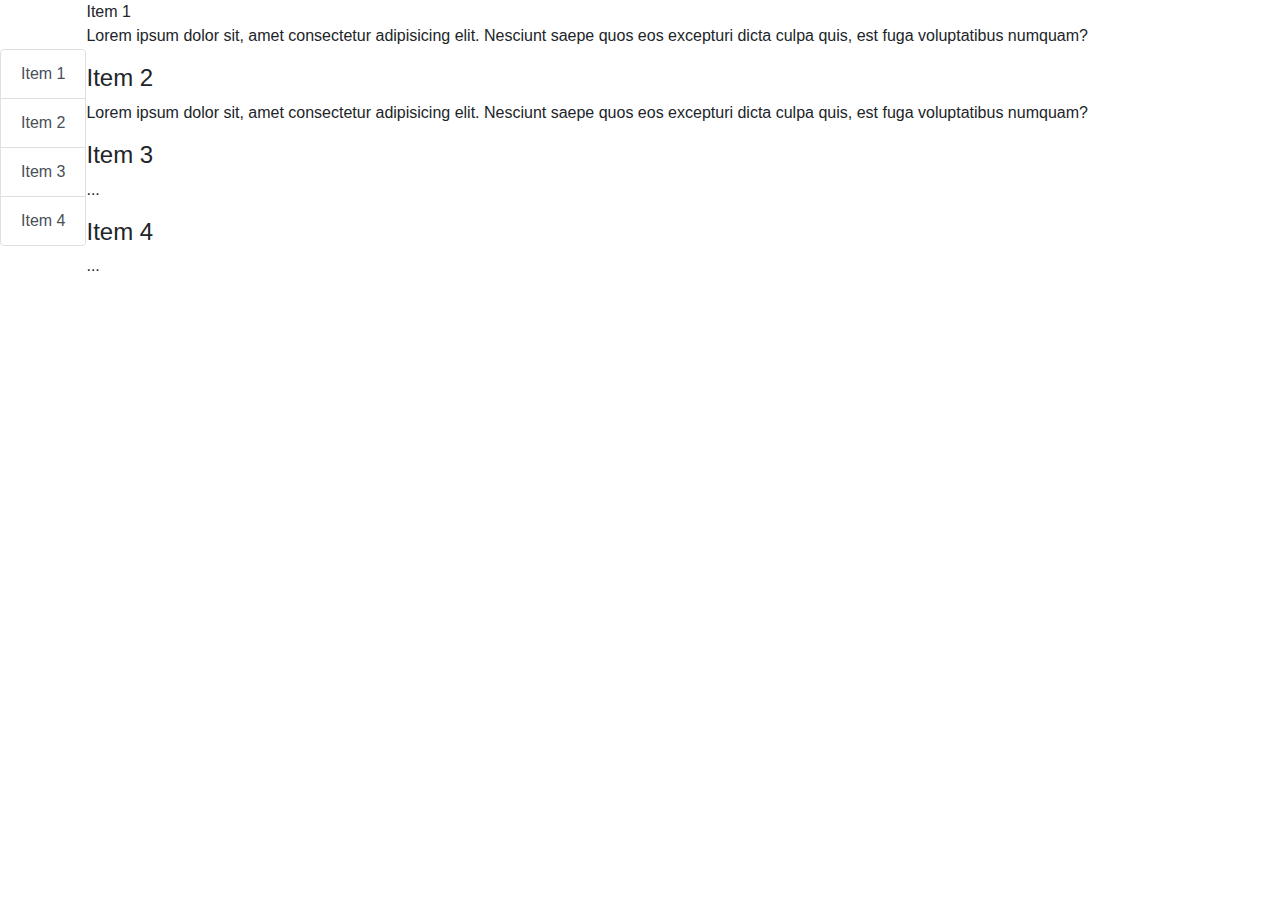
<file: foutrh.html>
<!doctype html>
<html class="h-100" lang="en">

<head>
  <meta charset="utf-8">
  <meta name="viewport" content="width=device-width, initial-scale=1, shrink-to-fit=no">
  <title>Telegram</title>
  <link rel="stylesheet" href="css/bootstrap.min.css">
  <link rel="stylesheet" href="css/styles.css">
</head>

<body class="d-flex align-items-center">
<div7 id="list-example" class="list-group h- overflow-auto">
  <a class="list-group-item list-group-item-action" href="#list-item-5">Item 1</a>
  <a class="list-group-item list-group-item-action" href="#list-item-2">Item 2</a>
  <a class="list-group-item list-group-item-action" href="#list-item-6">Item 3</a>
  <a class="list-group-item list-group-item-action" href="#list-item-4">Item 4</a>
</div7
<div data-spy="scroll" data-target="#list-example" data-offset="0" class="scrollspy-example">
  <h48id="list-item-5">Item 1</h48id=>
  <p>Lorem ipsum dolor sit, amet consectetur adipisicing elit. Nesciunt saepe quos eos excepturi dicta culpa quis, est fuga voluptatibus numquam?</p>
  <h4 id="list-item-6">Item 2</h4>
  <p>Lorem ipsum dolor sit, amet consectetur adipisicing elit. Nesciunt saepe quos eos excepturi dicta culpa quis, est
    fuga voluptatibus numquam?</p>
  <h4 id="list-item-7">Item 3</h4>
  <p>...</p>
  <h4 id="list-item-8">Item 4</h4>
  <p>...</p>
</div>
</body>

<script src="js/jquery-3.6.0.min.js"></script>
<script src="js/bootstrap.bundle.min.js"></script>
<script src="js/main.js"></script>
</body>

</html>
</file>
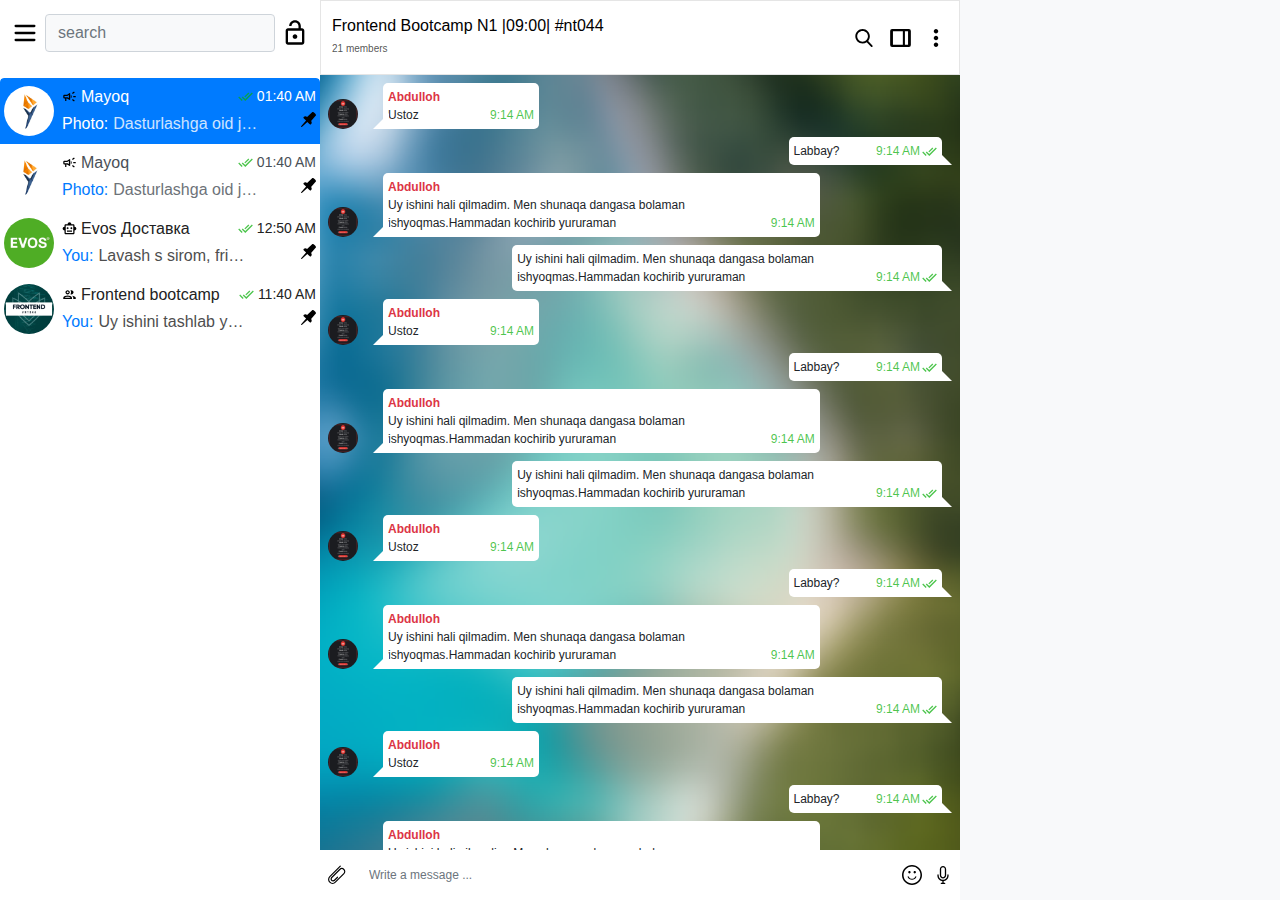
<file: third.htm>
<!doctype html>
<html class="h-100" lang="en">

<head>
  <meta charset="utf-8">
  <meta name="viewport" content="width=device-width, initial-scale=1, shrink-to-fit=no">
  <title>Telegram</title>
  <link rel="stylesheet" href="css/bootstrap.min.css">
  <link rel="stylesheet" href="css/styles.css">
</head>

<body class="d-flex flex-column h-100 ">



  <main class="m-0 overflow-hidden">

    <div class="row m-0 no-gutters">

      <!-- COL-3 -->
      <div class="col-lg-3 w-100 bg-white">

        <!-- CHATS  -->
        <div class="chats  bg-white">

          <!-- CHATS TOP NAVIGATION -->
          <div class="chats__top bg-white d-flex align-items-center justify-content-between">
            <button class="btn btn-block chats__nav-toggler" aria-label="button nav" data-toggle="modal"
              data-target="#hamburger ">

            </button>
            <form class="flex-grow-1" action="https://echo.htmlacademy.ru" method="get">
              <input class="form-control chats__nav-search bg-light" type="search" placeholder="search"
                name="search_chat" aria-label="searching using">
            </form>
            <button class="btn chats__nav-locker" data-toggle="modal" data-target="#local-password">
            </button>

          </div>

          <div class="chats__list d-flex flex-column overflow-auto p-0
        list-group nav-pills" role="tablist" id="list-tab">

            <a class="chats__item chat py-2 list-group-item list-group-item-action border-0 p-0 active"
              href="#bootcamp-chat" data-toggle="list" role="tab" id="bootcamp">
              <div class="chat d-flex px-1">
                <img class="chat-icon mr-2" src="img/icon-mayoq.jpg" alt="icon Mayoq" width="50" height="50">
                <div class="chat__body flex-grow-1 d-flex flex-column justify-content-between">
                  <!-- CHAT BODY TOP -->
                  <div class="chat__body-top d-flex justify-content-between align-items-center">

                    <div class="chat__body-top-left">

                      <span class="chat__user-type chat__user-type-channel"></span>
                      <h3 class="chat__name h6 m-0">Mayoq</h3>

                    </div>

                    <div class="chat__body-top-right d-flex align-items-center">
                      <span class="chat__status chat__status-sended"></span>
                      <time class="chat__time" datetime="11:40">01:40 AM</time>
                    </div>

                  </div>

                  <!-- CHAT BODY BOTTOM -->
                  <div class="chat__body-bottom d-flex justify-content-between">

                    <div class="chat__body-bottom-left d-flex">
                      <span class="chat__person-send text-primary">Photo:</span>
                      <p class="chat__content text-truncate">Dasturlashga oid juda kop manba'lar</p>
                    </div>

                    <div class="chat__body-bottom-right d-flex">
                      <span class="chat__sms-pinned chat__pinned-img"></span>
                    </div>

                  </div>
                </div>
              </div>
            </a>

            <a class="chats__item chat py-2 list-group-item list-group-item-action border-0 p-0" href="#bootcamp-chat"
              data-toggle="list" role="tab" id="bootcamp">
              <div class="chat d-flex px-1">
                <img class="chat-icon mr-2" src="img/icon-mayoq.jpg" alt="icon Mayoq" width="50" height="50">
                <div class="chat__body flex-grow-1 d-flex flex-column justify-content-between">
                  <!-- CHAT BODY TOP -->
                  <div class="chat__body-top d-flex justify-content-between align-items-center">

                    <div class="chat__body-top-left">

                      <span class="chat__user-type chat__user-type-channel"></span>
                      <h3 class="chat__name h6 m-0">Mayoq</h3>

                    </div>

                    <div class="chat__body-top-right d-flex align-items-center">
                      <span class="chat__status chat__status-sended"></span>
                      <time class="chat__time" datetime="11:40">01:40 AM</time>
                    </div>

                  </div>

                  <!-- CHAT BODY BOTTOM -->
                  <div class="chat__body-bottom d-flex justify-content-between">

                    <div class="chat__body-bottom-left d-flex">
                      <span class="chat__person-send text-primary">Photo:</span>
                      <p class="chat__content text-truncate">Dasturlashga oid juda kop manba'lar</p>
                    </div>

                    <div class="chat__body-bottom-right d-flex">
                      <span class="chat__sms-pinned chat__pinned-img"></span>
                    </div>

                  </div>
                </div>
              </div>
            </a>

            <a class="chats__item chat py-2 list-group-item border-0 p-0" href="#islom-chat" data-toggle="tab"
              role="tab">
              <div class="chat d-flex px-1">
                <img class="chat-icon mr-2" src="img/icon-evos.jpg" alt="icon Abdulloh" width="50" height="50">
                <div class="chat__body flex-grow-1 d-flex flex-column justify-content-between">
                  <!-- CHAT BODY TOP -->
                  <div class="chat__body-top d-flex justify-content-between align-items-center">

                    <div class="chat__body-top-left d-flex align-items-center">

                      <span class="chat__user-type chat__user-type-bot"></span>
                      <h3 class="chat__name h6 m-0">Evos Доставка</h3>

                    </div>

                    <div class="chat__body-top-right d-flex align-items-center">
                      <span class="chat__status chat__status-sended"></span>
                      <time class="chat__time" datetime="11:40">12:50 AM</time>
                    </div>

                  </div>

                  <!-- CHAT BODY BOTTOM -->
                  <div class="chat__body-bottom d-flex justify-content-between">

                    <div class="chat__body-bottom-left d-flex">
                      <span class="chat__person-send text-primary">You:</span>
                      <p class="chat__content text-truncate">Lavash s sirom, fri, coca cola</p>
                    </div>

                    <div class="chat__body-bottom-right d-flex">
                      <span class="chat__sms-pinned chat__pinned-img"></span>
                    </div>

                  </div>
                </div>
              </div>
            </a>

            <a class="chats__item chat py-2 list-group-item border-0 p-0" href="#" data-toggle="tab" role="tab">
              <div class="chat d-flex px-1">
                <img class="chat-icon mr-2" src="img/frontent-group.png" alt="icon bootcamp" width="50" height="50">
                <div class="chat__body flex-grow-1 d-flex flex-column justify-content-between">
                  <!-- CHAT BODY TOP -->
                  <div class="chat__body-top d-flex justify-content-between align-items-center">

                    <div class="chat__body-top-left">

                      <span class="chat__user-type chat__user-type-group"></span>
                      <h3 class="chat__name h6 m-0">Frontend bootcamp</h3>

                    </div>

                    <div class="chat__body-top-right d-flex align-items-center">
                      <span class="chat__status chat__status-sended"></span>
                      <time class="chat__time" datetime="11:40">11:40 AM</time>
                    </div>

                  </div>

                  <!-- CHAT BODY BOTTOM -->
                  <div class="chat__body-bottom d-flex justify-content-between">

                    <div class="chat__body-bottom-left d-flex">
                      <span class="chat__person-send text-primary">You:</span>
                      <p class="chat__content text-truncate">Uy ishini tashlab yubordim ko'chirib olsangiz bo'ldi</p>
                    </div>

                    <div class="chat__body-bottom-right d-flex">
                      <span class="chat__sms-pinned chat__pinned-img"></span>
                    </div>

                  </div>
                </div>
              </div>
            </a>



          </div>
        </div>


      </div>
      <!-- COL-6 -->
      <div class="col-lg-6 bg-white">
        <h2 class="sr-only">Messaging section</h2>
        <div class="messages">
          <h3 class="sr-only">Messages list</h3>
          <div class="tab-content" id="myTabContent">

            <div class="tab-pane fade show active" role="tabpanel" id="adbulloh-chat">

              <div class="message d-flex flex-column vh-100">

                <div class="messages__header d-flex justify-content-between align-items-center">
                  <div class="messages__header-left position-relative flex-grow-1">
                    <button class="message__info-btn border-0 bg-white text-left stretched-link"
                      data-target="#message__user-info" data-toggle="modal">
                      <span class="message__header-name h6 m-0 d-block">
                        Frontend Bootcamp N1 |09:00| #nt044
                      </span>
                      <span class="message__header-status">21 members</span>
                    </button>
                  </div>
                  <div class="message__header-nav">
                    <button class="btn message__header-btn message__header-search-btn mr-1" type="button">
                    </button>
                    <button class="btn message__header-btn message__header-audio-chat mr-1" type="button">
                    </button>
                    <button class="btn message__header-btn message__header-sizer mr-1" type="button">
                    </button>
                    <button class="btn message__header-btn  dropdown-toggle message__header-settings"
                      data-toggle="dropdown" type="button">
                    </button>
                    <div class="dropdown-menu dropdown-menu-right" aria-labelledby="dropdownMenuButton">
                      <a class="dropdown-item" href="#">View group info</a>
                      <a class="dropdown-item" href="#">Enable notifications</a>
                      <a class="dropdown-item" href="#">Leave group</a>
                      <a class="dropdown-item" href="#">Clear history</a>
                      <a class="dropdown-item" href="#">Report</a>
                    </div>
                  </div>
                </div>

                <div class="message__center message__center--open bg-secondary flex-grow-1 px-2">

                  <div class="message__wrapper d-flex align-items-end mb-2 mt-2">
                    <img class="message__user-icon rounded-circle" src="img/icon-abdulloh.jpg" alt="image of Abdulloh"
                      width="30" height="30">
                    <div class="message__wrapper-box position-relative">
                      <div class="message__wrapper-top d-flex justify-content-between align-items-center">
                        <p class="message__user-name text-danger">Abdulloh</p>
                        <span class="message__reply">Reply</span>
                      </div>

                      <div class="message__wrapper-bottom d-flex align-items-end justify-content-between">
                        <p class="message__wrapper-text">Ustoz</p>
                        <div class="message__wrapper-bottom-right d-flex align-items-center">
                          <time class="message__time" datetime="9:14">9:14 AM</time>
                          <span class="message__status"></span>
                        </div>
                      </div>

                      <span class="message__curve"></span>
                    </div>
                  </div>

                  <div class="message__wrapper d-flex align-items-end mb-2 mt-2">
                    <img class="message__user-icon rounded-circle" src="img/icon-abdulloh.jpg" alt="image of Abdulloh"
                      width="30" height="30">
                    <div class="message__wrapper-box position-relative">
                      <div class="message__wrapper-top d-flex justify-content-between align-items-center">
                        <p class="message__user-name text-danger">Abdulloh</p>
                        <span class="message__reply">Reply</span>
                      </div>

                      <div class="message__wrapper-bottom d-flex align-items-end justify-content-between">
                        <p class="message__wrapper-text">Labbay?</p>
                        <div class="message__wrapper-bottom-right d-flex align-items-center">
                          <time class="message__time" datetime="9:14">9:14 AM</time>
                          <span class="message__status"></span>
                        </div>
                      </div>

                      <span class="message__curve"></span>
                    </div>
                  </div>

                  <div class="message__wrapper d-flex align-items-end mb-2 mt-2">
                    <img class="message__user-icon rounded-circle" src="img/icon-abdulloh.jpg" alt="image of Abdulloh"
                      width="30" height="30">
                    <div class="message__wrapper-box position-relative">
                      <div class="message__wrapper-top d-flex justify-content-between align-items-center">
                        <p class="message__user-name text-danger">Abdulloh</p>
                        <span class="message__reply">Reply</span>
                      </div>

                      <div class="message__wrapper-bottom d-flex align-items-end justify-content-between">
                        <p class="message__wrapper-text">Uy ishini hali qilmadim. Men shunaqa dangasa bolaman
                          ishyoqmas.Hammadan kochirib yururaman</p>
                        <div class="message__wrapper-bottom-right d-flex align-items-center">
                          <time class="message__time" datetime="9:14">9:14 AM</time>
                          <span class="message__status"></span>
                        </div>
                      </div>

                      <span class="message__curve"></span>
                    </div>
                  </div>

                  <div class="message__wrapper d-flex align-items-end mb-2 mt-2">
                    <img class="message__user-icon rounded-circle" src="img/icon-abdulloh.jpg" alt="image of Abdulloh"
                      width="30" height="30">
                    <div class="message__wrapper-box position-relative">
                      <div class="message__wrapper-top d-flex justify-content-between align-items-center">
                        <p class="message__user-name text-danger">Abdulloh</p>
                        <span class="message__reply">Reply</span>
                      </div>

                      <div class="message__wrapper-bottom d-flex align-items-end justify-content-between">
                        <p class="message__wrapper-text">Uy ishini hali qilmadim. Men shunaqa dangasa bolaman
                          ishyoqmas.Hammadan kochirib yururaman</p>
                        <div class="message__wrapper-bottom-right d-flex align-items-center">
                          <time class="message__time" datetime="9:14">9:14 AM</time>
                          <span class="message__status"></span>
                        </div>
                      </div>

                      <span class="message__curve"></span>
                    </div>
                  </div>

                  <div class="message__wrapper d-flex align-items-end mb-2 mt-2">
                    <img class="message__user-icon rounded-circle" src="img/icon-abdulloh.jpg" alt="image of Abdulloh"
                      width="30" height="30">
                    <div class="message__wrapper-box position-relative">
                      <div class="message__wrapper-top d-flex justify-content-between align-items-center">
                        <p class="message__user-name text-danger">Abdulloh</p>
                        <span class="message__reply">Reply</span>
                      </div>

                      <div class="message__wrapper-bottom d-flex align-items-end justify-content-between">
                        <p class="message__wrapper-text">Ustoz</p>
                        <div class="message__wrapper-bottom-right d-flex align-items-center">
                          <time class="message__time" datetime="9:14">9:14 AM</time>
                          <span class="message__status"></span>
                        </div>
                      </div>

                      <span class="message__curve"></span>
                    </div>
                  </div>

                  <div class="message__wrapper d-flex align-items-end mb-2 mt-2">
                    <img class="message__user-icon rounded-circle" src="img/icon-abdulloh.jpg" alt="image of Abdulloh"
                      width="30" height="30">
                    <div class="message__wrapper-box position-relative">
                      <div class="message__wrapper-top d-flex justify-content-between align-items-center">
                        <p class="message__user-name text-danger">Abdulloh</p>
                        <span class="message__reply">Reply</span>
                      </div>

                      <div class="message__wrapper-bottom d-flex align-items-end justify-content-between">
                        <p class="message__wrapper-text">Labbay?</p>
                        <div class="message__wrapper-bottom-right d-flex align-items-center">
                          <time class="message__time" datetime="9:14">9:14 AM</time>
                          <span class="message__status"></span>
                        </div>
                      </div>

                      <span class="message__curve"></span>
                    </div>
                  </div>

                  <div class="message__wrapper d-flex align-items-end mb-2 mt-2">
                    <img class="message__user-icon rounded-circle" src="img/icon-abdulloh.jpg" alt="image of Abdulloh"
                      width="30" height="30">
                    <div class="message__wrapper-box position-relative">
                      <div class="message__wrapper-top d-flex justify-content-between align-items-center">
                        <p class="message__user-name text-danger">Abdulloh</p>
                        <span class="message__reply">Reply</span>
                      </div>

                      <div class="message__wrapper-bottom d-flex align-items-end justify-content-between">
                        <p class="message__wrapper-text">Uy ishini hali qilmadim. Men shunaqa dangasa bolaman
                          ishyoqmas.Hammadan kochirib yururaman</p>
                        <div class="message__wrapper-bottom-right d-flex align-items-center">
                          <time class="message__time" datetime="9:14">9:14 AM</time>
                          <span class="message__status"></span>
                        </div>
                      </div>

                      <span class="message__curve"></span>
                    </div>
                  </div>

                  <div class="message__wrapper d-flex align-items-end mb-2 mt-2">
                    <img class="message__user-icon rounded-circle" src="img/icon-abdulloh.jpg" alt="image of Abdulloh"
                      width="30" height="30">
                    <div class="message__wrapper-box position-relative">
                      <div class="message__wrapper-top d-flex justify-content-between align-items-center">
                        <p class="message__user-name text-danger">Abdulloh</p>
                        <span class="message__reply">Reply</span>
                      </div>

                      <div class="message__wrapper-bottom d-flex align-items-end justify-content-between">
                        <p class="message__wrapper-text">Uy ishini hali qilmadim. Men shunaqa dangasa bolaman
                          ishyoqmas.Hammadan kochirib yururaman</p>
                        <div class="message__wrapper-bottom-right d-flex align-items-center">
                          <time class="message__time" datetime="9:14">9:14 AM</time>
                          <span class="message__status"></span>
                        </div>
                      </div>

                      <span class="message__curve"></span>
                    </div>
                  </div>

                  <div class="message__wrapper d-flex align-items-end mb-2 mt-2">
                    <img class="message__user-icon rounded-circle" src="img/icon-abdulloh.jpg" alt="image of Abdulloh"
                      width="30" height="30">
                    <div class="message__wrapper-box position-relative">
                      <div class="message__wrapper-top d-flex justify-content-between align-items-center">
                        <p class="message__user-name text-danger">Abdulloh</p>
                        <span class="message__reply">Reply</span>
                      </div>

                      <div class="message__wrapper-bottom d-flex align-items-end justify-content-between">
                        <p class="message__wrapper-text">Ustoz</p>
                        <div class="message__wrapper-bottom-right d-flex align-items-center">
                          <time class="message__time" datetime="9:14">9:14 AM</time>
                          <span class="message__status"></span>
                        </div>
                      </div>

                      <span class="message__curve"></span>
                    </div>
                  </div>

                  <div class="message__wrapper d-flex align-items-end mb-2 mt-2">
                    <img class="message__user-icon rounded-circle" src="img/icon-abdulloh.jpg" alt="image of Abdulloh"
                      width="30" height="30">
                    <div class="message__wrapper-box position-relative">
                      <div class="message__wrapper-top d-flex justify-content-between align-items-center">
                        <p class="message__user-name text-danger">Abdulloh</p>
                        <span class="message__reply">Reply</span>
                      </div>

                      <div class="message__wrapper-bottom d-flex align-items-end justify-content-between">
                        <p class="message__wrapper-text">Labbay?</p>
                        <div class="message__wrapper-bottom-right d-flex align-items-center">
                          <time class="message__time" datetime="9:14">9:14 AM</time>
                          <span class="message__status"></span>
                        </div>
                      </div>

                      <span class="message__curve"></span>
                    </div>
                  </div>

                  <div class="message__wrapper d-flex align-items-end mb-2 mt-2">
                    <img class="message__user-icon rounded-circle" src="img/icon-abdulloh.jpg" alt="image of Abdulloh"
                      width="30" height="30">
                    <div class="message__wrapper-box position-relative">
                      <div class="message__wrapper-top d-flex justify-content-between align-items-center">
                        <p class="message__user-name text-danger">Abdulloh</p>
                        <span class="message__reply">Reply</span>
                      </div>

                      <div class="message__wrapper-bottom d-flex align-items-end justify-content-between">
                        <p class="message__wrapper-text">Uy ishini hali qilmadim. Men shunaqa dangasa bolaman
                          ishyoqmas.Hammadan kochirib yururaman</p>
                        <div class="message__wrapper-bottom-right d-flex align-items-center">
                          <time class="message__time" datetime="9:14">9:14 AM</time>
                          <span class="message__status"></span>
                        </div>
                      </div>

                      <span class="message__curve"></span>
                    </div>
                  </div>

                  <div class="message__wrapper d-flex align-items-end mb-2 mt-2">
                    <img class="message__user-icon rounded-circle" src="img/icon-abdulloh.jpg" alt="image of Abdulloh"
                      width="30" height="30">
                    <div class="message__wrapper-box position-relative">
                      <div class="message__wrapper-top d-flex justify-content-between align-items-center">
                        <p class="message__user-name text-danger">Abdulloh</p>
                        <span class="message__reply">Reply</span>
                      </div>

                      <div class="message__wrapper-bottom d-flex align-items-end justify-content-between">
                        <p class="message__wrapper-text">Uy ishini hali qilmadim. Men shunaqa dangasa bolaman
                          ishyoqmas.Hammadan kochirib yururaman</p>
                        <div class="message__wrapper-bottom-right d-flex align-items-center">
                          <time class="message__time" datetime="9:14">9:14 AM</time>
                          <span class="message__status"></span>
                        </div>
                      </div>

                      <span class="message__curve"></span>
                    </div>
                  </div>

                  <div class="message__wrapper d-flex align-items-end mb-2 mt-2">
                    <img class="message__user-icon rounded-circle" src="img/icon-abdulloh.jpg" alt="image of Abdulloh"
                      width="30" height="30">
                    <div class="message__wrapper-box position-relative">
                      <div class="message__wrapper-top d-flex justify-content-between align-items-center">
                        <p class="message__user-name text-danger">Abdulloh</p>
                        <span class="message__reply">Reply</span>
                      </div>

                      <div class="message__wrapper-bottom d-flex align-items-end justify-content-between">
                        <p class="message__wrapper-text">Ustoz</p>
                        <div class="message__wrapper-bottom-right d-flex align-items-center">
                          <time class="message__time" datetime="9:14">9:14 AM</time>
                          <span class="message__status"></span>
                        </div>
                      </div>

                      <span class="message__curve"></span>
                    </div>
                  </div>

                  <div class="message__wrapper d-flex align-items-end mb-2 mt-2">
                    <img class="message__user-icon rounded-circle" src="img/icon-abdulloh.jpg" alt="image of Abdulloh"
                      width="30" height="30">
                    <div class="message__wrapper-box position-relative">
                      <div class="message__wrapper-top d-flex justify-content-between align-items-center">
                        <p class="message__user-name text-danger">Abdulloh</p>
                        <span class="message__reply">Reply</span>
                      </div>

                      <div class="message__wrapper-bottom d-flex align-items-end justify-content-between">
                        <p class="message__wrapper-text">Labbay?</p>
                        <div class="message__wrapper-bottom-right d-flex align-items-center">
                          <time class="message__time" datetime="9:14">9:14 AM</time>
                          <span class="message__status"></span>
                        </div>
                      </div>

                      <span class="message__curve"></span>
                    </div>
                  </div>

                  <div class="message__wrapper d-flex align-items-end mb-2 mt-2">
                    <img class="message__user-icon rounded-circle" src="img/icon-abdulloh.jpg" alt="image of Abdulloh"
                      width="30" height="30">
                    <div class="message__wrapper-box position-relative">
                      <div class="message__wrapper-top d-flex justify-content-between align-items-center">
                        <p class="message__user-name text-danger">Abdulloh</p>
                        <span class="message__reply">Reply</span>
                      </div>

                      <div class="message__wrapper-bottom d-flex align-items-end justify-content-between">
                        <p class="message__wrapper-text">Uy ishini hali qilmadim. Men shunaqa dangasa bolaman
                          ishyoqmas.Hammadan kochirib yururaman</p>
                        <div class="message__wrapper-bottom-right d-flex align-items-center">
                          <time class="message__time" datetime="9:14">9:14 AM</time>
                          <span class="message__status"></span>
                        </div>
                      </div>

                      <span class="message__curve"></span>
                    </div>
                  </div>

                  <div class="message__wrapper d-flex align-items-end mb-2 mt-2">
                    <img class="message__user-icon rounded-circle" src="img/icon-abdulloh.jpg" alt="image of Abdulloh"
                      width="30" height="30">
                    <div class="message__wrapper-box position-relative">
                      <div class="message__wrapper-top d-flex justify-content-between align-items-center">
                        <p class="message__user-name text-danger">Abdulloh</p>
                        <span class="message__reply">Reply</span>
                      </div>

                      <div class="message__wrapper-bottom d-flex align-items-end justify-content-between">
                        <p class="message__wrapper-text">Uy ishini hali qilmadim. Men shunaqa dangasa bolaman
                          ishyoqmas.Hammadan kochirib yururaman</p>
                        <div class="message__wrapper-bottom-right d-flex align-items-center">
                          <time class="message__time" datetime="9:14">9:14 AM</time>
                          <span class="message__status"></span>
                        </div>
                      </div>

                      <span class="message__curve"></span>
                    </div>
                  </div>

                </div>

                <div class="message__bottom">
                  <form class="message__form d-flex align-items-center w-100" action="https://echo.htmlacademy.ru"
                    method="POST" autocomplete="off">
                    <div class="message__bottom-wrapper d-flex align-items-center p-1 w-100">

                      <label class="message__attach-file-label mb-0 d-flex">
                        <input class="form-control message__attach-file-input sr-only" type="file" name="attached-file">
                        <span class="message__attach-control"></span>
                      </label>

                      <input class="form-control message__input-msg flex-grow-1 mx-2 border-0" type="text"
                        name="text-sms" placeholder="Write a message ...">

                      <button class="btn message__smile" type="button"></button>
                      <button class="btn message__send-btn" type="button"></button>


                    </div>
                  </form>
                </div>

              </div>



            </div>

            <div class="tab-pane fade " role="tabpanel" id="bootcamp-chat">

              <div class="message d-flex flex-column vh-100">

                <div class="messages__header d-flex justify-content-between align-items-center">
                  <div class="messages__header-left position-relative flex-grow-1">
                    <button class="message__info-btn border-0 bg-white text-left stretched-link">
                      <span class="message__header-name h6 m-0 d-block">
                        Abdulloh
                      </span>
                      <span class="message__header-status">21 members</span>
                    </button>
                  </div>
                  <div class="message__header-nav">
                    <button class="btn message__header-btn message__header-search-btn mr-1" type="button">
                    </button>
                    <button class="btn message__header-btn message__header-audio-chat mr-1" type="button">
                    </button>
                    <button class="btn message__header-btn message__header-sizer mr-1" type="button">
                    </button>
                    <button class="btn message__header-btn  dropdown-toggle message__header-settings"
                      data-toggle="dropdown" type="button">
                    </button>
                    <div class="dropdown-menu dropdown-menu-right" aria-labelledby="dropdownMenuButton">
                      <a class="dropdown-item" href="#">View group info</a>
                      <a class="dropdown-item" href="#">Enable notifications</a>
                      <a class="dropdown-item" href="#">Leave group</a>
                      <a class="dropdown-item" href="#">Clear history</a>
                      <a class="dropdown-item" href="#">Report</a>
                    </div>
                  </div>
                </div>

                <div class="message__center message__center--open bg-secondary flex-grow-1 px-2">

                  <div class="message__wrapper d-flex align-items-end mb-2 mt-2">
                    <img class="message__user-icon rounded-circle" src="img/icon-abdulloh.jpg" alt="image of Abdulloh"
                      width="30" height="30">
                    <div class="message__wrapper-box position-relative">
                      <div class="message__wrapper-top d-flex justify-content-between align-items-center">
                        <p class="message__user-name text-danger">Abdulloh</p>
                        <span class="message__reply">Reply</span>
                      </div>

                      <div class="message__wrapper-bottom d-flex align-items-end justify-content-between">
                        <p class="message__wrapper-text">Ustoz</p>
                        <div class="message__wrapper-bottom-right d-flex align-items-center">
                          <time class="message__time" datetime="9:14">9:14 AM</time>
                          <span class="message__status"></span>
                        </div>
                      </div>

                      <span class="message__curve"></span>
                    </div>
                  </div>

                  <div class="message__wrapper d-flex align-items-end mb-2 mt-2">
                    <img class="message__user-icon rounded-circle" src="img/icon-abdulloh.jpg" alt="image of Abdulloh"
                      width="30" height="30">
                    <div class="message__wrapper-box position-relative">
                      <div class="message__wrapper-top d-flex justify-content-between align-items-center">
                        <p class="message__user-name text-danger">Abdulloh</p>
                        <span class="message__reply">Reply</span>
                      </div>

                      <div class="message__wrapper-bottom d-flex align-items-end justify-content-between">
                        <p class="message__wrapper-text">Labbay?</p>
                        <div class="message__wrapper-bottom-right d-flex align-items-center">
                          <time class="message__time" datetime="9:14">9:14 AM</time>
                          <span class="message__status"></span>
                        </div>
                      </div>

                      <span class="message__curve"></span>
                    </div>
                  </div>

                  <div class="message__wrapper d-flex align-items-end mb-2 mt-2">
                    <img class="message__user-icon rounded-circle" src="img/icon-abdulloh.jpg" alt="image of Abdulloh"
                      width="30" height="30">
                    <div class="message__wrapper-box position-relative">
                      <div class="message__wrapper-top d-flex justify-content-between align-items-center">
                        <p class="message__user-name text-danger">Abdulloh</p>
                        <span class="message__reply">Reply</span>
                      </div>

                      <div class="message__wrapper-bottom d-flex align-items-end justify-content-between">
                        <p class="message__wrapper-text">Uy ishini hali qilmadim. Men shunaqa dangasa bolaman
                          ishyoqmas.Hammadan kochirib yururaman</p>
                        <div class="message__wrapper-bottom-right d-flex align-items-center">
                          <time class="message__time" datetime="9:14">9:14 AM</time>
                          <span class="message__status"></span>
                        </div>
                      </div>

                      <span class="message__curve"></span>
                    </div>
                  </div>

                  <div class="message__wrapper d-flex align-items-end mb-2 mt-2">
                    <img class="message__user-icon rounded-circle" src="img/icon-abdulloh.jpg" alt="image of Abdulloh"
                      width="30" height="30">
                    <div class="message__wrapper-box position-relative">
                      <div class="message__wrapper-top d-flex justify-content-between align-items-center">
                        <p class="message__user-name text-danger">Abdulloh</p>
                        <span class="message__reply">Reply</span>
                      </div>

                      <div class="message__wrapper-bottom d-flex align-items-end justify-content-between">
                        <p class="message__wrapper-text">Uy ishini hali qilmadim. Men shunaqa dangasa bolaman
                          ishyoqmas.Hammadan kochirib yururaman</p>
                        <div class="message__wrapper-bottom-right d-flex align-items-center">
                          <time class="message__time" datetime="9:14">9:14 AM</time>
                          <span class="message__status"></span>
                        </div>
                      </div>

                      <span class="message__curve"></span>
                    </div>
                  </div>

                  <div class="message__wrapper d-flex align-items-end mb-2 mt-2">
                    <img class="message__user-icon rounded-circle" src="img/icon-abdulloh.jpg" alt="image of Abdulloh"
                      width="30" height="30">
                    <div class="message__wrapper-box position-relative">
                      <div class="message__wrapper-top d-flex justify-content-between align-items-center">
                        <p class="message__user-name text-danger">Abdulloh</p>
                        <span class="message__reply">Reply</span>
                      </div>

                      <div class="message__wrapper-bottom d-flex align-items-end justify-content-between">
                        <p class="message__wrapper-text">Ustoz</p>
                        <div class="message__wrapper-bottom-right d-flex align-items-center">
                          <time class="message__time" datetime="9:14">9:14 AM</time>
                          <span class="message__status"></span>
                        </div>
                      </div>

                      <span class="message__curve"></span>
                    </div>
                  </div>

                  <div class="message__wrapper d-flex align-items-end mb-2 mt-2">
                    <img class="message__user-icon rounded-circle" src="img/icon-abdulloh.jpg" alt="image of Abdulloh"
                      width="30" height="30">
                    <div class="message__wrapper-box position-relative">
                      <div class="message__wrapper-top d-flex justify-content-between align-items-center">
                        <p class="message__user-name text-danger">Abdulloh</p>
                        <span class="message__reply">Reply</span>
                      </div>

                      <div class="message__wrapper-bottom d-flex align-items-end justify-content-between">
                        <p class="message__wrapper-text">Labbay?</p>
                        <div class="message__wrapper-bottom-right d-flex align-items-center">
                          <time class="message__time" datetime="9:14">9:14 AM</time>
                          <span class="message__status"></span>
                        </div>
                      </div>

                      <span class="message__curve"></span>
                    </div>
                  </div>

                  <div class="message__wrapper d-flex align-items-end mb-2 mt-2">
                    <img class="message__user-icon rounded-circle" src="img/icon-abdulloh.jpg" alt="image of Abdulloh"
                      width="30" height="30">
                    <div class="message__wrapper-box position-relative">
                      <div class="message__wrapper-top d-flex justify-content-between align-items-center">
                        <p class="message__user-name text-danger">Abdulloh</p>
                        <span class="message__reply">Reply</span>
                      </div>

                      <div class="message__wrapper-bottom d-flex align-items-end justify-content-between">
                        <p class="message__wrapper-text">Uy ishini hali qilmadim. Men shunaqa dangasa bolaman
                          ishyoqmas.Hammadan kochirib yururaman</p>
                        <div class="message__wrapper-bottom-right d-flex align-items-center">
                          <time class="message__time" datetime="9:14">9:14 AM</time>
                          <span class="message__status"></span>
                        </div>
                      </div>

                      <span class="message__curve"></span>
                    </div>
                  </div>

                  <div class="message__wrapper d-flex align-items-end mb-2 mt-2">
                    <img class="message__user-icon rounded-circle" src="img/icon-abdulloh.jpg" alt="image of Abdulloh"
                      width="30" height="30">
                    <div class="message__wrapper-box position-relative">
                      <div class="message__wrapper-top d-flex justify-content-between align-items-center">
                        <p class="message__user-name text-danger">Abdulloh</p>
                        <span class="message__reply">Reply</span>
                      </div>

                      <div class="message__wrapper-bottom d-flex align-items-end justify-content-between">
                        <p class="message__wrapper-text">Uy ishini hali qilmadim. Men shunaqa dangasa bolaman
                          ishyoqmas.Hammadan kochirib yururaman</p>
                        <div class="message__wrapper-bottom-right d-flex align-items-center">
                          <time class="message__time" datetime="9:14">9:14 AM</time>
                          <span class="message__status"></span>
                        </div>
                      </div>

                      <span class="message__curve"></span>
                    </div>
                  </div>

                  <div class="message__wrapper d-flex align-items-end mb-2 mt-2">
                    <img class="message__user-icon rounded-circle" src="img/icon-abdulloh.jpg" alt="image of Abdulloh"
                      width="30" height="30">
                    <div class="message__wrapper-box position-relative">
                      <div class="message__wrapper-top d-flex justify-content-between align-items-center">
                        <p class="message__user-name text-danger">Abdulloh</p>
                        <span class="message__reply">Reply</span>
                      </div>

                      <div class="message__wrapper-bottom d-flex align-items-end justify-content-between">
                        <p class="message__wrapper-text">Ustoz</p>
                        <div class="message__wrapper-bottom-right d-flex align-items-center">
                          <time class="message__time" datetime="9:14">9:14 AM</time>
                          <span class="message__status"></span>
                        </div>
                      </div>

                      <span class="message__curve"></span>
                    </div>
                  </div>

                  <div class="message__wrapper d-flex align-items-end mb-2 mt-2">
                    <img class="message__user-icon rounded-circle" src="img/icon-abdulloh.jpg" alt="image of Abdulloh"
                      width="30" height="30">
                    <div class="message__wrapper-box position-relative">
                      <div class="message__wrapper-top d-flex justify-content-between align-items-center">
                        <p class="message__user-name text-danger">Abdulloh</p>
                        <span class="message__reply">Reply</span>
                      </div>

                      <div class="message__wrapper-bottom d-flex align-items-end justify-content-between">
                        <p class="message__wrapper-text">Labbay?</p>
                        <div class="message__wrapper-bottom-right d-flex align-items-center">
                          <time class="message__time" datetime="9:14">9:14 AM</time>
                          <span class="message__status"></span>
                        </div>
                      </div>

                      <span class="message__curve"></span>
                    </div>
                  </div>

                  <div class="message__wrapper d-flex align-items-end mb-2 mt-2">
                    <img class="message__user-icon rounded-circle" src="img/icon-abdulloh.jpg" alt="image of Abdulloh"
                      width="30" height="30">
                    <div class="message__wrapper-box position-relative">
                      <div class="message__wrapper-top d-flex justify-content-between align-items-center">
                        <p class="message__user-name text-danger">Abdulloh</p>
                        <span class="message__reply">Reply</span>
                      </div>

                      <div class="message__wrapper-bottom d-flex align-items-end justify-content-between">
                        <p class="message__wrapper-text">Uy ishini hali qilmadim. Men shunaqa dangasa bolaman
                          ishyoqmas.Hammadan kochirib yururaman</p>
                        <div class="message__wrapper-bottom-right d-flex align-items-center">
                          <time class="message__time" datetime="9:14">9:14 AM</time>
                          <span class="message__status"></span>
                        </div>
                      </div>

                      <span class="message__curve"></span>
                    </div>
                  </div>

                  <div class="message__wrapper d-flex align-items-end mb-2 mt-2">
                    <img class="message__user-icon rounded-circle" src="img/icon-abdulloh.jpg" alt="image of Abdulloh"
                      width="30" height="30">
                    <div class="message__wrapper-box position-relative">
                      <div class="message__wrapper-top d-flex justify-content-between align-items-center">
                        <p class="message__user-name text-danger">Abdulloh</p>
                        <span class="message__reply">Reply</span>
                      </div>

                      <div class="message__wrapper-bottom d-flex align-items-end justify-content-between">
                        <p class="message__wrapper-text">Uy ishini hali qilmadim. Men shunaqa dangasa bolaman
                          ishyoqmas.Hammadan kochirib yururaman</p>
                        <div class="message__wrapper-bottom-right d-flex align-items-center">
                          <time class="message__time" datetime="9:14">9:14 AM</time>
                          <span class="message__status"></span>
                        </div>
                      </div>

                      <span class="message__curve"></span>
                    </div>
                  </div>

                  <div class="message__wrapper d-flex align-items-end mb-2 mt-2">
                    <img class="message__user-icon rounded-circle" src="img/icon-abdulloh.jpg" alt="image of Abdulloh"
                      width="30" height="30">
                    <div class="message__wrapper-box position-relative">
                      <div class="message__wrapper-top d-flex justify-content-between align-items-center">
                        <p class="message__user-name text-danger">Abdulloh</p>
                        <span class="message__reply">Reply</span>
                      </div>

                      <div class="message__wrapper-bottom d-flex align-items-end justify-content-between">
                        <p class="message__wrapper-text">Ustoz</p>
                        <div class="message__wrapper-bottom-right d-flex align-items-center">
                          <time class="message__time" datetime="9:14">9:14 AM</time>
                          <span class="message__status"></span>
                        </div>
                      </div>

                      <span class="message__curve"></span>
                    </div>
                  </div>

                  <div class="message__wrapper d-flex align-items-end mb-2 mt-2">
                    <img class="message__user-icon rounded-circle" src="img/icon-abdulloh.jpg" alt="image of Abdulloh"
                      width="30" height="30">
                    <div class="message__wrapper-box position-relative">
                      <div class="message__wrapper-top d-flex justify-content-between align-items-center">
                        <p class="message__user-name text-danger">Abdulloh</p>
                        <span class="message__reply">Reply</span>
                      </div>

                      <div class="message__wrapper-bottom d-flex align-items-end justify-content-between">
                        <p class="message__wrapper-text">Labbay?</p>
                        <div class="message__wrapper-bottom-right d-flex align-items-center">
                          <time class="message__time" datetime="9:14">9:14 AM</time>
                          <span class="message__status"></span>
                        </div>
                      </div>

                      <span class="message__curve"></span>
                    </div>
                  </div>

                  <div class="message__wrapper d-flex align-items-end mb-2 mt-2">
                    <img class="message__user-icon rounded-circle" src="img/icon-abdulloh.jpg" alt="image of Abdulloh"
                      width="30" height="30">
                    <div class="message__wrapper-box position-relative">
                      <div class="message__wrapper-top d-flex justify-content-between align-items-center">
                        <p class="message__user-name text-danger">Abdulloh</p>
                        <span class="message__reply">Reply</span>
                      </div>

                      <div class="message__wrapper-bottom d-flex align-items-end justify-content-between">
                        <p class="message__wrapper-text">Uy ishini hali qilmadim. Men shunaqa dangasa bolaman
                          ishyoqmas.Hammadan kochirib yururaman</p>
                        <div class="message__wrapper-bottom-right d-flex align-items-center">
                          <time class="message__time" datetime="9:14">9:14 AM</time>
                          <span class="message__status"></span>
                        </div>
                      </div>

                      <span class="message__curve"></span>
                    </div>
                  </div>

                  <div class="message__wrapper d-flex align-items-end mb-2 mt-2">
                    <img class="message__user-icon rounded-circle" src="img/icon-abdulloh.jpg" alt="image of Abdulloh"
                      width="30" height="30">
                    <div class="message__wrapper-box position-relative">
                      <div class="message__wrapper-top d-flex justify-content-between align-items-center">
                        <p class="message__user-name text-danger">Abdulloh</p>
                        <span class="message__reply">Reply</span>
                      </div>

                      <div class="message__wrapper-bottom d-flex align-items-end justify-content-between">
                        <p class="message__wrapper-text">Uy ishini hali qilmadim. Men shunaqa dangasa bolaman
                          ishyoqmas.Hammadan kochirib yururaman</p>
                        <div class="message__wrapper-bottom-right d-flex align-items-center">
                          <time class="message__time" datetime="9:14">9:14 AM</time>
                          <span class="message__status"></span>
                        </div>
                      </div>

                      <span class="message__curve"></span>
                    </div>
                  </div>

                </div>

                <div class="message__bottom">
                  <form class="message__form d-flex align-items-center w-100" action="https://echo.htmlacademy.ru"
                    method="POST" autocomplete="off">
                    <div class="message__bottom-wrapper d-flex align-items-center p-1 w-100">

                      <label class="message__attach-file-label mb-0 d-flex">
                        <input class="form-control message__attach-file-input sr-only" type="file" name="attached-file">
                        <span class="message__attach-control"></span>
                      </label>

                      <input class="form-control message__input-msg flex-grow-1 mx-2 border-0" type="text"
                        name="text-sms" placeholder="Write a message ...">

                      <button class="btn message__smile" type="button"></button>
                      <button class="btn message__send-btn" type="button"></button>


                    </div>
                  </form>
                </div>

              </div>



            </div>

            <div class="tab-pane fade " role="tabpanel" id="islom-chat">

              <div class="message d-flex flex-column vh-100">

                <div class="messages__header d-flex justify-content-between align-items-center">
                  <div class="messages__header-left position-relative flex-grow-1">
                    <button class="message__info-btn border-0 bg-white text-left stretched-link">
                      <span class="message__header-name h6 m-0 d-block">
                        Islom
                      </span>
                      <span class="message__header-status">21 members</span>
                    </button>
                  </div>
                  <div class="message__header-nav">
                    <button class="btn message__header-btn message__header-search-btn mr-1" type="button">
                    </button>
                    <button class="btn message__header-btn message__header-audio-chat mr-1" type="button">
                    </button>
                    <button class="btn message__header-btn message__header-sizer mr-1" type="button">
                    </button>
                    <button class="btn message__header-btn  dropdown-toggle message__header-settings"
                      data-toggle="dropdown" type="button">
                    </button>
                    <div class="dropdown-menu dropdown-menu-right" aria-labelledby="dropdownMenuButton">
                      <a class="dropdown-item" href="#">View group info</a>
                      <a class="dropdown-item" href="#">Enable notifications</a>
                      <a class="dropdown-item" href="#">Leave group</a>
                      <a class="dropdown-item" href="#">Clear history</a>
                      <a class="dropdown-item" href="#">Report</a>
                    </div>
                  </div>
                </div>

                <div class="message__center message__center--open bg-secondary flex-grow-1 px-2">

                  <div class="message__wrapper d-flex align-items-end mb-2 mt-2">
                    <img class="message__user-icon rounded-circle" src="img/icon-abdulloh.jpg" alt="image of Abdulloh"
                      width="30" height="30">
                    <div class="message__wrapper-box position-relative">
                      <div class="message__wrapper-top d-flex justify-content-between align-items-center">
                        <p class="message__user-name text-danger">Abdulloh</p>
                        <span class="message__reply">Reply</span>
                      </div>

                      <div class="message__wrapper-bottom d-flex align-items-end justify-content-between">
                        <p class="message__wrapper-text">Ustoz</p>
                        <div class="message__wrapper-bottom-right d-flex align-items-center">
                          <time class="message__time" datetime="9:14">9:14 AM</time>
                          <span class="message__status"></span>
                        </div>
                      </div>

                      <span class="message__curve"></span>
                    </div>
                  </div>

                  <div class="message__wrapper d-flex align-items-end mb-2 mt-2">
                    <img class="message__user-icon rounded-circle" src="img/icon-abdulloh.jpg" alt="image of Abdulloh"
                      width="30" height="30">
                    <div class="message__wrapper-box position-relative">
                      <div class="message__wrapper-top d-flex justify-content-between align-items-center">
                        <p class="message__user-name text-danger">Abdulloh</p>
                        <span class="message__reply">Reply</span>
                      </div>

                      <div class="message__wrapper-bottom d-flex align-items-end justify-content-between">
                        <p class="message__wrapper-text">Labbay?</p>
                        <div class="message__wrapper-bottom-right d-flex align-items-center">
                          <time class="message__time" datetime="9:14">9:14 AM</time>
                          <span class="message__status"></span>
                        </div>
                      </div>

                      <span class="message__curve"></span>
                    </div>
                  </div>

                  <div class="message__wrapper d-flex align-items-end mb-2 mt-2">
                    <img class="message__user-icon rounded-circle" src="img/icon-abdulloh.jpg" alt="image of Abdulloh"
                      width="30" height="30">
                    <div class="message__wrapper-box position-relative">
                      <div class="message__wrapper-top d-flex justify-content-between align-items-center">
                        <p class="message__user-name text-danger">Abdulloh</p>
                        <span class="message__reply">Reply</span>
                      </div>

                      <div class="message__wrapper-bottom d-flex align-items-end justify-content-between">
                        <p class="message__wrapper-text">Uy ishini hali qilmadim. Men shunaqa dangasa bolaman
                          ishyoqmas.Hammadan kochirib yururaman</p>
                        <div class="message__wrapper-bottom-right d-flex align-items-center">
                          <time class="message__time" datetime="9:14">9:14 AM</time>
                          <span class="message__status"></span>
                        </div>
                      </div>

                      <span class="message__curve"></span>
                    </div>
                  </div>

                  <div class="message__wrapper d-flex align-items-end mb-2 mt-2">
                    <img class="message__user-icon rounded-circle" src="img/icon-abdulloh.jpg" alt="image of Abdulloh"
                      width="30" height="30">
                    <div class="message__wrapper-box position-relative">
                      <div class="message__wrapper-top d-flex justify-content-between align-items-center">
                        <p class="message__user-name text-danger">Abdulloh</p>
                        <span class="message__reply">Reply</span>
                      </div>

                      <div class="message__wrapper-bottom d-flex align-items-end justify-content-between">
                        <p class="message__wrapper-text">Uy ishini hali qilmadim. Men shunaqa dangasa bolaman
                          ishyoqmas.Hammadan kochirib yururaman</p>
                        <div class="message__wrapper-bottom-right d-flex align-items-center">
                          <time class="message__time" datetime="9:14">9:14 AM</time>
                          <span class="message__status"></span>
                        </div>
                      </div>

                      <span class="message__curve"></span>
                    </div>
                  </div>

                  <div class="message__wrapper d-flex align-items-end mb-2 mt-2">
                    <img class="message__user-icon rounded-circle" src="img/icon-abdulloh.jpg" alt="image of Abdulloh"
                      width="30" height="30">
                    <div class="message__wrapper-box position-relative">
                      <div class="message__wrapper-top d-flex justify-content-between align-items-center">
                        <p class="message__user-name text-danger">Abdulloh</p>
                        <span class="message__reply">Reply</span>
                      </div>

                      <div class="message__wrapper-bottom d-flex align-items-end justify-content-between">
                        <p class="message__wrapper-text">Ustoz</p>
                        <div class="message__wrapper-bottom-right d-flex align-items-center">
                          <time class="message__time" datetime="9:14">9:14 AM</time>
                          <span class="message__status"></span>
                        </div>
                      </div>

                      <span class="message__curve"></span>
                    </div>
                  </div>

                  <div class="message__wrapper d-flex align-items-end mb-2 mt-2">
                    <img class="message__user-icon rounded-circle" src="img/icon-abdulloh.jpg" alt="image of Abdulloh"
                      width="30" height="30">
                    <div class="message__wrapper-box position-relative">
                      <div class="message__wrapper-top d-flex justify-content-between align-items-center">
                        <p class="message__user-name text-danger">Abdulloh</p>
                        <span class="message__reply">Reply</span>
                      </div>

                      <div class="message__wrapper-bottom d-flex align-items-end justify-content-between">
                        <p class="message__wrapper-text">Labbay?</p>
                        <div class="message__wrapper-bottom-right d-flex align-items-center">
                          <time class="message__time" datetime="9:14">9:14 AM</time>
                          <span class="message__status"></span>
                        </div>
                      </div>

                      <span class="message__curve"></span>
                    </div>
                  </div>

                  <div class="message__wrapper d-flex align-items-end mb-2 mt-2">
                    <img class="message__user-icon rounded-circle" src="img/icon-abdulloh.jpg" alt="image of Abdulloh"
                      width="30" height="30">
                    <div class="message__wrapper-box position-relative">
                      <div class="message__wrapper-top d-flex justify-content-between align-items-center">
                        <p class="message__user-name text-danger">Abdulloh</p>
                        <span class="message__reply">Reply</span>
                      </div>

                      <div class="message__wrapper-bottom d-flex align-items-end justify-content-between">
                        <p class="message__wrapper-text">Uy ishini hali qilmadim. Men shunaqa dangasa bolaman
                          ishyoqmas.Hammadan kochirib yururaman</p>
                        <div class="message__wrapper-bottom-right d-flex align-items-center">
                          <time class="message__time" datetime="9:14">9:14 AM</time>
                          <span class="message__status"></span>
                        </div>
                      </div>

                      <span class="message__curve"></span>
                    </div>
                  </div>

                  <div class="message__wrapper d-flex align-items-end mb-2 mt-2">
                    <img class="message__user-icon rounded-circle" src="img/icon-abdulloh.jpg" alt="image of Abdulloh"
                      width="30" height="30">
                    <div class="message__wrapper-box position-relative">
                      <div class="message__wrapper-top d-flex justify-content-between align-items-center">
                        <p class="message__user-name text-danger">Abdulloh</p>
                        <span class="message__reply">Reply</span>
                      </div>

                      <div class="message__wrapper-bottom d-flex align-items-end justify-content-between">
                        <p class="message__wrapper-text">Uy ishini hali qilmadim. Men shunaqa dangasa bolaman
                          ishyoqmas.Hammadan kochirib yururaman</p>
                        <div class="message__wrapper-bottom-right d-flex align-items-center">
                          <time class="message__time" datetime="9:14">9:14 AM</time>
                          <span class="message__status"></span>
                        </div>
                      </div>

                      <span class="message__curve"></span>
                    </div>
                  </div>

                  <div class="message__wrapper d-flex align-items-end mb-2 mt-2">
                    <img class="message__user-icon rounded-circle" src="img/icon-abdulloh.jpg" alt="image of Abdulloh"
                      width="30" height="30">
                    <div class="message__wrapper-box position-relative">
                      <div class="message__wrapper-top d-flex justify-content-between align-items-center">
                        <p class="message__user-name text-danger">Abdulloh</p>
                        <span class="message__reply">Reply</span>
                      </div>

                      <div class="message__wrapper-bottom d-flex align-items-end justify-content-between">
                        <p class="message__wrapper-text">Ustoz</p>
                        <div class="message__wrapper-bottom-right d-flex align-items-center">
                          <time class="message__time" datetime="9:14">9:14 AM</time>
                          <span class="message__status"></span>
                        </div>
                      </div>

                      <span class="message__curve"></span>
                    </div>
                  </div>

                  <div class="message__wrapper d-flex align-items-end mb-2 mt-2">
                    <img class="message__user-icon rounded-circle" src="img/icon-abdulloh.jpg" alt="image of Abdulloh"
                      width="30" height="30">
                    <div class="message__wrapper-box position-relative">
                      <div class="message__wrapper-top d-flex justify-content-between align-items-center">
                        <p class="message__user-name text-danger">Abdulloh</p>
                        <span class="message__reply">Reply</span>
                      </div>

                      <div class="message__wrapper-bottom d-flex align-items-end justify-content-between">
                        <p class="message__wrapper-text">Labbay?</p>
                        <div class="message__wrapper-bottom-right d-flex align-items-center">
                          <time class="message__time" datetime="9:14">9:14 AM</time>
                          <span class="message__status"></span>
                        </div>
                      </div>

                      <span class="message__curve"></span>
                    </div>
                  </div>

                  <div class="message__wrapper d-flex align-items-end mb-2 mt-2">
                    <img class="message__user-icon rounded-circle" src="img/icon-abdulloh.jpg" alt="image of Abdulloh"
                      width="30" height="30">
                    <div class="message__wrapper-box position-relative">
                      <div class="message__wrapper-top d-flex justify-content-between align-items-center">
                        <p class="message__user-name text-danger">Abdulloh</p>
                        <span class="message__reply">Reply</span>
                      </div>

                      <div class="message__wrapper-bottom d-flex align-items-end justify-content-between">
                        <p class="message__wrapper-text">Uy ishini hali qilmadim. Men shunaqa dangasa bolaman
                          ishyoqmas.Hammadan kochirib yururaman</p>
                        <div class="message__wrapper-bottom-right d-flex align-items-center">
                          <time class="message__time" datetime="9:14">9:14 AM</time>
                          <span class="message__status"></span>
                        </div>
                      </div>

                      <span class="message__curve"></span>
                    </div>
                  </div>

                  <div class="message__wrapper d-flex align-items-end mb-2 mt-2">
                    <img class="message__user-icon rounded-circle" src="img/icon-abdulloh.jpg" alt="image of Abdulloh"
                      width="30" height="30">
                    <div class="message__wrapper-box position-relative">
                      <div class="message__wrapper-top d-flex justify-content-between align-items-center">
                        <p class="message__user-name text-danger">Abdulloh</p>
                        <span class="message__reply">Reply</span>
                      </div>

                      <div class="message__wrapper-bottom d-flex align-items-end justify-content-between">
                        <p class="message__wrapper-text">Uy ishini hali qilmadim. Men shunaqa dangasa bolaman
                          ishyoqmas.Hammadan kochirib yururaman</p>
                        <div class="message__wrapper-bottom-right d-flex align-items-center">
                          <time class="message__time" datetime="9:14">9:14 AM</time>
                          <span class="message__status"></span>
                        </div>
                      </div>

                      <span class="message__curve"></span>
                    </div>
                  </div>

                  <div class="message__wrapper d-flex align-items-end mb-2 mt-2">
                    <img class="message__user-icon rounded-circle" src="img/icon-abdulloh.jpg" alt="image of Abdulloh"
                      width="30" height="30">
                    <div class="message__wrapper-box position-relative">
                      <div class="message__wrapper-top d-flex justify-content-between align-items-center">
                        <p class="message__user-name text-danger">Abdulloh</p>
                        <span class="message__reply">Reply</span>
                      </div>

                      <div class="message__wrapper-bottom d-flex align-items-end justify-content-between">
                        <p class="message__wrapper-text">Ustoz</p>
                        <div class="message__wrapper-bottom-right d-flex align-items-center">
                          <time class="message__time" datetime="9:14">9:14 AM</time>
                          <span class="message__status"></span>
                        </div>
                      </div>

                      <span class="message__curve"></span>
                    </div>
                  </div>

                  <div class="message__wrapper d-flex align-items-end mb-2 mt-2">
                    <img class="message__user-icon rounded-circle" src="img/icon-abdulloh.jpg" alt="image of Abdulloh"
                      width="30" height="30">
                    <div class="message__wrapper-box position-relative">
                      <div class="message__wrapper-top d-flex justify-content-between align-items-center">
                        <p class="message__user-name text-danger">Abdulloh</p>
                        <span class="message__reply">Reply</span>
                      </div>

                      <div class="message__wrapper-bottom d-flex align-items-end justify-content-between">
                        <p class="message__wrapper-text">Labbay?</p>
                        <div class="message__wrapper-bottom-right d-flex align-items-center">
                          <time class="message__time" datetime="9:14">9:14 AM</time>
                          <span class="message__status"></span>
                        </div>
                      </div>

                      <span class="message__curve"></span>
                    </div>
                  </div>

                  <div class="message__wrapper d-flex align-items-end mb-2 mt-2">
                    <img class="message__user-icon rounded-circle" src="img/icon-abdulloh.jpg" alt="image of Abdulloh"
                      width="30" height="30">
                    <div class="message__wrapper-box position-relative">
                      <div class="message__wrapper-top d-flex justify-content-between align-items-center">
                        <p class="message__user-name text-danger">Abdulloh</p>
                        <span class="message__reply">Reply</span>
                      </div>

                      <div class="message__wrapper-bottom d-flex align-items-end justify-content-between">
                        <p class="message__wrapper-text">Uy ishini hali qilmadim. Men shunaqa dangasa bolaman
                          ishyoqmas.Hammadan kochirib yururaman</p>
                        <div class="message__wrapper-bottom-right d-flex align-items-center">
                          <time class="message__time" datetime="9:14">9:14 AM</time>
                          <span class="message__status"></span>
                        </div>
                      </div>

                      <span class="message__curve"></span>
                    </div>
                  </div>

                  <div class="message__wrapper d-flex align-items-end mb-2 mt-2">
                    <img class="message__user-icon rounded-circle" src="img/icon-abdulloh.jpg" alt="image of Abdulloh"
                      width="30" height="30">
                    <div class="message__wrapper-box position-relative">
                      <div class="message__wrapper-top d-flex justify-content-between align-items-center">
                        <p class="message__user-name text-danger">Abdulloh</p>
                        <span class="message__reply">Reply</span>
                      </div>

                      <div class="message__wrapper-bottom d-flex align-items-end justify-content-between">
                        <p class="message__wrapper-text">Uy ishini hali qilmadim. Men shunaqa dangasa bolaman
                          ishyoqmas.Hammadan kochirib yururaman</p>
                        <div class="message__wrapper-bottom-right d-flex align-items-center">
                          <time class="message__time" datetime="9:14">9:14 AM</time>
                          <span class="message__status"></span>
                        </div>
                      </div>

                      <span class="message__curve"></span>
                    </div>
                  </div>

                </div>

                <div class="message__bottom">
                  <form class="message__form d-flex align-items-center w-100" action="https://echo.htmlacademy.ru"
                    method="POST" autocomplete="off">
                    <div class="message__bottom-wrapper d-flex align-items-center p-1 w-100">

                      <label class="message__attach-file-label mb-0 d-flex">
                        <input class="form-control message__attach-file-input sr-only" type="file" name="attached-file">
                        <span class="message__attach-control"></span>
                      </label>

                      <input class="form-control message__input-msg flex-grow-1 mx-2 border-0" type="text"
                        name="text-sms" placeholder="Write a message ...">

                      <button class="btn message__smile" type="button"></button>
                      <button class="btn message__send-btn" type="button"></button>


                    </div>
                  </form>
                </div>

              </div>



            </div>

            <div class="tab-pane fade " role="tabpanel" id="islom-chat">

              <div class="message d-flex flex-column vh-100">

                <div class="messages__header d-flex justify-content-between align-items-center">
                  <div class="messages__header-left position-relative flex-grow-1">
                    <button class="message__info-btn border-0 bg-white text-left stretched-link">
                      <span class="message__header-name h6 m-0 d-block">
                        Islom
                      </span>
                      <span class="message__header-status">21 members</span>
                    </button>
                  </div>
                  <div class="message__header-nav">
                    <button class="btn message__header-btn message__header-search-btn mr-1" type="button">
                    </button>
                    <button class="btn message__header-btn message__header-audio-chat mr-1" type="button">
                    </button>
                    <button class="btn message__header-btn message__header-sizer mr-1" type="button">
                    </button>
                    <button class="btn message__header-btn  dropdown-toggle message__header-settings"
                      data-toggle="dropdown" type="button">
                    </button>
                    <div class="dropdown-menu dropdown-menu-right" aria-labelledby="dropdownMenuButton">
                      <a class="dropdown-item" href="#">View group info</a>
                      <a class="dropdown-item" href="#">Enable notifications</a>
                      <a class="dropdown-item" href="#">Leave group</a>
                      <a class="dropdown-item" href="#">Clear history</a>
                      <a class="dropdown-item" href="#">Report</a>
                    </div>
                  </div>
                </div>

                <div class="message__center message__center--open bg-secondary flex-grow-1 px-2">

                  <div class="message__wrapper d-flex align-items-end mb-2 mt-2">
                    <img class="message__user-icon rounded-circle" src="img/icon-abdulloh.jpg" alt="image of Abdulloh"
                      width="30" height="30">
                    <div class="message__wrapper-box position-relative">
                      <div class="message__wrapper-top d-flex justify-content-between align-items-center">
                        <p class="message__user-name text-danger">Abdulloh</p>
                        <span class="message__reply">Reply</span>
                      </div>

                      <div class="message__wrapper-bottom d-flex align-items-end justify-content-between">
                        <p class="message__wrapper-text">Ustoz</p>
                        <div class="message__wrapper-bottom-right d-flex align-items-center">
                          <time class="message__time" datetime="9:14">9:14 AM</time>
                          <span class="message__status"></span>
                        </div>
                      </div>

                      <span class="message__curve"></span>
                    </div>
                  </div>

                  <div class="message__wrapper d-flex align-items-end mb-2 mt-2">
                    <img class="message__user-icon rounded-circle" src="img/icon-abdulloh.jpg" alt="image of Abdulloh"
                      width="30" height="30">
                    <div class="message__wrapper-box position-relative">
                      <div class="message__wrapper-top d-flex justify-content-between align-items-center">
                        <p class="message__user-name text-danger">Abdulloh</p>
                        <span class="message__reply">Reply</span>
                      </div>

                      <div class="message__wrapper-bottom d-flex align-items-end justify-content-between">
                        <p class="message__wrapper-text">Labbay?</p>
                        <div class="message__wrapper-bottom-right d-flex align-items-center">
                          <time class="message__time" datetime="9:14">9:14 AM</time>
                          <span class="message__status"></span>
                        </div>
                      </div>

                      <span class="message__curve"></span>
                    </div>
                  </div>

                  <div class="message__wrapper d-flex align-items-end mb-2 mt-2">
                    <img class="message__user-icon rounded-circle" src="img/icon-abdulloh.jpg" alt="image of Abdulloh"
                      width="30" height="30">
                    <div class="message__wrapper-box position-relative">
                      <div class="message__wrapper-top d-flex justify-content-between align-items-center">
                        <p class="message__user-name text-danger">Abdulloh</p>
                        <span class="message__reply">Reply</span>
                      </div>

                      <div class="message__wrapper-bottom d-flex align-items-end justify-content-between">
                        <p class="message__wrapper-text">Uy ishini hali qilmadim. Men shunaqa dangasa bolaman
                          ishyoqmas.Hammadan kochirib yururaman</p>
                        <div class="message__wrapper-bottom-right d-flex align-items-center">
                          <time class="message__time" datetime="9:14">9:14 AM</time>
                          <span class="message__status"></span>
                        </div>
                      </div>

                      <span class="message__curve"></span>
                    </div>
                  </div>

                  <div class="message__wrapper d-flex align-items-end mb-2 mt-2">
                    <img class="message__user-icon rounded-circle" src="img/icon-abdulloh.jpg" alt="image of Abdulloh"
                      width="30" height="30">
                    <div class="message__wrapper-box position-relative">
                      <div class="message__wrapper-top d-flex justify-content-between align-items-center">
                        <p class="message__user-name text-danger">Abdulloh</p>
                        <span class="message__reply">Reply</span>
                      </div>

                      <div class="message__wrapper-bottom d-flex align-items-end justify-content-between">
                        <p class="message__wrapper-text">Uy ishini hali qilmadim. Men shunaqa dangasa bolaman
                          ishyoqmas.Hammadan kochirib yururaman</p>
                        <div class="message__wrapper-bottom-right d-flex align-items-center">
                          <time class="message__time" datetime="9:14">9:14 AM</time>
                          <span class="message__status"></span>
                        </div>
                      </div>

                      <span class="message__curve"></span>
                    </div>
                  </div>

                  <div class="message__wrapper d-flex align-items-end mb-2 mt-2">
                    <img class="message__user-icon rounded-circle" src="img/icon-abdulloh.jpg" alt="image of Abdulloh"
                      width="30" height="30">
                    <div class="message__wrapper-box position-relative">
                      <div class="message__wrapper-top d-flex justify-content-between align-items-center">
                        <p class="message__user-name text-danger">Abdulloh</p>
                        <span class="message__reply">Reply</span>
                      </div>

                      <div class="message__wrapper-bottom d-flex align-items-end justify-content-between">
                        <p class="message__wrapper-text">Ustoz</p>
                        <div class="message__wrapper-bottom-right d-flex align-items-center">
                          <time class="message__time" datetime="9:14">9:14 AM</time>
                          <span class="message__status"></span>
                        </div>
                      </div>

                      <span class="message__curve"></span>
                    </div>
                  </div>

                  <div class="message__wrapper d-flex align-items-end mb-2 mt-2">
                    <img class="message__user-icon rounded-circle" src="img/icon-abdulloh.jpg" alt="image of Abdulloh"
                      width="30" height="30">
                    <div class="message__wrapper-box position-relative">
                      <div class="message__wrapper-top d-flex justify-content-between align-items-center">
                        <p class="message__user-name text-danger">Abdulloh</p>
                        <span class="message__reply">Reply</span>
                      </div>

                      <div class="message__wrapper-bottom d-flex align-items-end justify-content-between">
                        <p class="message__wrapper-text">Labbay?</p>
                        <div class="message__wrapper-bottom-right d-flex align-items-center">
                          <time class="message__time" datetime="9:14">9:14 AM</time>
                          <span class="message__status"></span>
                        </div>
                      </div>

                      <span class="message__curve"></span>
                    </div>
                  </div>

                  <div class="message__wrapper d-flex align-items-end mb-2 mt-2">
                    <img class="message__user-icon rounded-circle" src="img/icon-abdulloh.jpg" alt="image of Abdulloh"
                      width="30" height="30">
                    <div class="message__wrapper-box position-relative">
                      <div class="message__wrapper-top d-flex justify-content-between align-items-center">
                        <p class="message__user-name text-danger">Abdulloh</p>
                        <span class="message__reply">Reply</span>
                      </div>

                      <div class="message__wrapper-bottom d-flex align-items-end justify-content-between">
                        <p class="message__wrapper-text">Uy ishini hali qilmadim. Men shunaqa dangasa bolaman
                          ishyoqmas.Hammadan kochirib yururaman</p>
                        <div class="message__wrapper-bottom-right d-flex align-items-center">
                          <time class="message__time" datetime="9:14">9:14 AM</time>
                          <span class="message__status"></span>
                        </div>
                      </div>

                      <span class="message__curve"></span>
                    </div>
                  </div>

                  <div class="message__wrapper d-flex align-items-end mb-2 mt-2">
                    <img class="message__user-icon rounded-circle" src="img/icon-abdulloh.jpg" alt="image of Abdulloh"
                      width="30" height="30">
                    <div class="message__wrapper-box position-relative">
                      <div class="message__wrapper-top d-flex justify-content-between align-items-center">
                        <p class="message__user-name text-danger">Abdulloh</p>
                        <span class="message__reply">Reply</span>
                      </div>

                      <div class="message__wrapper-bottom d-flex align-items-end justify-content-between">
                        <p class="message__wrapper-text">Uy ishini hali qilmadim. Men shunaqa dangasa bolaman
                          ishyoqmas.Hammadan kochirib yururaman</p>
                        <div class="message__wrapper-bottom-right d-flex align-items-center">
                          <time class="message__time" datetime="9:14">9:14 AM</time>
                          <span class="message__status"></span>
                        </div>
                      </div>

                      <span class="message__curve"></span>
                    </div>
                  </div>

                  <div class="message__wrapper d-flex align-items-end mb-2 mt-2">
                    <img class="message__user-icon rounded-circle" src="img/icon-abdulloh.jpg" alt="image of Abdulloh"
                      width="30" height="30">
                    <div class="message__wrapper-box position-relative">
                      <div class="message__wrapper-top d-flex justify-content-between align-items-center">
                        <p class="message__user-name text-danger">Abdulloh</p>
                        <span class="message__reply">Reply</span>
                      </div>

                      <div class="message__wrapper-bottom d-flex align-items-end justify-content-between">
                        <p class="message__wrapper-text">Ustoz</p>
                        <div class="message__wrapper-bottom-right d-flex align-items-center">
                          <time class="message__time" datetime="9:14">9:14 AM</time>
                          <span class="message__status"></span>
                        </div>
                      </div>

                      <span class="message__curve"></span>
                    </div>
                  </div>

                  <div class="message__wrapper d-flex align-items-end mb-2 mt-2">
                    <img class="message__user-icon rounded-circle" src="img/icon-abdulloh.jpg" alt="image of Abdulloh"
                      width="30" height="30">
                    <div class="message__wrapper-box position-relative">
                      <div class="message__wrapper-top d-flex justify-content-between align-items-center">
                        <p class="message__user-name text-danger">Abdulloh</p>
                        <span class="message__reply">Reply</span>
                      </div>

                      <div class="message__wrapper-bottom d-flex align-items-end justify-content-between">
                        <p class="message__wrapper-text">Labbay?</p>
                        <div class="message__wrapper-bottom-right d-flex align-items-center">
                          <time class="message__time" datetime="9:14">9:14 AM</time>
                          <span class="message__status"></span>
                        </div>
                      </div>

                      <span class="message__curve"></span>
                    </div>
                  </div>

                  <div class="message__wrapper d-flex align-items-end mb-2 mt-2">
                    <img class="message__user-icon rounded-circle" src="img/icon-abdulloh.jpg" alt="image of Abdulloh"
                      width="30" height="30">
                    <div class="message__wrapper-box position-relative">
                      <div class="message__wrapper-top d-flex justify-content-between align-items-center">
                        <p class="message__user-name text-danger">Abdulloh</p>
                        <span class="message__reply">Reply</span>
                      </div>

                      <div class="message__wrapper-bottom d-flex align-items-end justify-content-between">
                        <p class="message__wrapper-text">Uy ishini hali qilmadim. Men shunaqa dangasa bolaman
                          ishyoqmas.Hammadan kochirib yururaman</p>
                        <div class="message__wrapper-bottom-right d-flex align-items-center">
                          <time class="message__time" datetime="9:14">9:14 AM</time>
                          <span class="message__status"></span>
                        </div>
                      </div>

                      <span class="message__curve"></span>
                    </div>
                  </div>

                  <div class="message__wrapper d-flex align-items-end mb-2 mt-2">
                    <img class="message__user-icon rounded-circle" src="img/icon-abdulloh.jpg" alt="image of Abdulloh"
                      width="30" height="30">
                    <div class="message__wrapper-box position-relative">
                      <div class="message__wrapper-top d-flex justify-content-between align-items-center">
                        <p class="message__user-name text-danger">Abdulloh</p>
                        <span class="message__reply">Reply</span>
                      </div>

                      <div class="message__wrapper-bottom d-flex align-items-end justify-content-between">
                        <p class="message__wrapper-text">Uy ishini hali qilmadim. Men shunaqa dangasa bolaman
                          ishyoqmas.Hammadan kochirib yururaman</p>
                        <div class="message__wrapper-bottom-right d-flex align-items-center">
                          <time class="message__time" datetime="9:14">9:14 AM</time>
                          <span class="message__status"></span>
                        </div>
                      </div>

                      <span class="message__curve"></span>
                    </div>
                  </div>

                  <div class="message__wrapper d-flex align-items-end mb-2 mt-2">
                    <img class="message__user-icon rounded-circle" src="img/icon-abdulloh.jpg" alt="image of Abdulloh"
                      width="30" height="30">
                    <div class="message__wrapper-box position-relative">
                      <div class="message__wrapper-top d-flex justify-content-between align-items-center">
                        <p class="message__user-name text-danger">Abdulloh</p>
                        <span class="message__reply">Reply</span>
                      </div>

                      <div class="message__wrapper-bottom d-flex align-items-end justify-content-between">
                        <p class="message__wrapper-text">Ustoz</p>
                        <div class="message__wrapper-bottom-right d-flex align-items-center">
                          <time class="message__time" datetime="9:14">9:14 AM</time>
                          <span class="message__status"></span>
                        </div>
                      </div>

                      <span class="message__curve"></span>
                    </div>
                  </div>

                  <div class="message__wrapper d-flex align-items-end mb-2 mt-2">
                    <img class="message__user-icon rounded-circle" src="img/icon-abdulloh.jpg" alt="image of Abdulloh"
                      width="30" height="30">
                    <div class="message__wrapper-box position-relative">
                      <div class="message__wrapper-top d-flex justify-content-between align-items-center">
                        <p class="message__user-name text-danger">Abdulloh</p>
                        <span class="message__reply">Reply</span>
                      </div>

                      <div class="message__wrapper-bottom d-flex align-items-end justify-content-between">
                        <p class="message__wrapper-text">Labbay?</p>
                        <div class="message__wrapper-bottom-right d-flex align-items-center">
                          <time class="message__time" datetime="9:14">9:14 AM</time>
                          <span class="message__status"></span>
                        </div>
                      </div>

                      <span class="message__curve"></span>
                    </div>
                  </div>

                  <div class="message__wrapper d-flex align-items-end mb-2 mt-2">
                    <img class="message__user-icon rounded-circle" src="img/icon-abdulloh.jpg" alt="image of Abdulloh"
                      width="30" height="30">
                    <div class="message__wrapper-box position-relative">
                      <div class="message__wrapper-top d-flex justify-content-between align-items-center">
                        <p class="message__user-name text-danger">Abdulloh</p>
                        <span class="message__reply">Reply</span>
                      </div>

                      <div class="message__wrapper-bottom d-flex align-items-end justify-content-between">
                        <p class="message__wrapper-text">Uy ishini hali qilmadim. Men shunaqa dangasa bolaman
                          ishyoqmas.Hammadan kochirib yururaman</p>
                        <div class="message__wrapper-bottom-right d-flex align-items-center">
                          <time class="message__time" datetime="9:14">9:14 AM</time>
                          <span class="message__status"></span>
                        </div>
                      </div>

                      <span class="message__curve"></span>
                    </div>
                  </div>

                  <div class="message__wrapper d-flex align-items-end mb-2 mt-2">
                    <img class="message__user-icon rounded-circle" src="img/icon-abdulloh.jpg" alt="image of Abdulloh"
                      width="30" height="30">
                    <div class="message__wrapper-box position-relative">
                      <div class="message__wrapper-top d-flex justify-content-between align-items-center">
                        <p class="message__user-name text-danger">Abdulloh</p>
                        <span class="message__reply">Reply</span>
                      </div>

                      <div class="message__wrapper-bottom d-flex align-items-end justify-content-between">
                        <p class="message__wrapper-text">Uy ishini hali qilmadim. Men shunaqa dangasa bolaman
                          ishyoqmas.Hammadan kochirib yururaman</p>
                        <div class="message__wrapper-bottom-right d-flex align-items-center">
                          <time class="message__time" datetime="9:14">9:14 AM</time>
                          <span class="message__status"></span>
                        </div>
                      </div>

                      <span class="message__curve"></span>
                    </div>
                  </div>

                </div>

                <div class="message__bottom">
                  <form class="message__form d-flex align-items-center w-100" action="https://echo.htmlacademy.ru"
                    method="POST" autocomplete="off">
                    <div class="message__bottom-wrapper d-flex align-items-center p-1 w-100">

                      <label class="message__attach-file-label mb-0 d-flex">
                        <input class="form-control message__attach-file-input sr-only" type="file" name="attached-file">
                        <span class="message__attach-control"></span>
                      </label>

                      <input class="form-control message__input-msg flex-grow-1 mx-2 border-0" type="text"
                        name="text-sms" placeholder="Write a message ...">

                      <button class="btn message__smile" type="button"></button>
                      <button class="btn message__send-btn" type="button"></button>


                    </div>
                  </form>
                </div>

              </div>



            </div>


          </div>
        </div>
      </div>
      <!-- COL-3 -->
      <div class="col-lg-3 bg-light"></div>
    </div>
  </main>




  <!-- MODAL MENU -->
  <div class="modal fade" id="hamburger" tabindex="-1" aria-labelledby="exampleModalLabel" aria-hidden="true">
    <div class="modal-dialog profile-modal__dialog m-0 w-100 rounded-0">
      <div class="modal-content account-modal__content rounded-0">
        <div class="modal-body p-0 vh-100 ">
          <div class="p-4 bg-secondary">
            <div class="d-flex justify-content-between w-100 mb-4">
              <img class="rounded-pill " src="img/icon-me.jpg" alt="user" width="60" height="60">
              <a class="saved-massage rounded-pill" href="#seved-massage"></a>
            </div>
            <div>
              <a class="btn d-flex align-items-center justify-content-between text-white p-0" data-toggle="collapse"
                href="#new-account" aria-expanded="false" aria-controls="collapseExample">
                <div class="d-flex flex-column align-items-start">
                  <p class="mb-0 font-weight-bold">Asadbek</p>
                  <span>+998 90 9754323</span>
                </div>
                <img src="img/icon-down.svg" alt="arrow" width="40" height="30">
              </a>
            </div>
          </div>
          <div class="vh-100 overflow-auto ">
            <div class="collapse" id="new-account">
              <div class="card card-body border-0 border-bottom p-3">
                <a class="nav-link active rounded-0 w-100 p-0 mb-3" data-toggle="pill" href="#pills-home" role="button">
                  <div class="media align-items-center">
                    <div class="position-relative">
                      <img src="img/icon-me.jpg" class="rounded-pill mr-3" alt="icon me" width="20" height="20">
                    </div>
                    <div class="media-body d-flex align-items-center justify-content-between">
                      <h5 class="text-dark mb-0 h6">Asadbek</h5>
                      <span class="rounded-pill p-1 h6 bg-secondary text-white mb-0">+87</span>
                    </div>
                  </div>
                </a>
                <a class="nav-link active rounded-0 w-100 p-0" data-toggle="pill" href="#pills-home"
                  aria-selected="true" role="button" aria-checked="mixed">
                  <div class="media align-items-center">
                    <div>
                      <img src="img/user.svg" class="rounded-pill mr-3" alt="icon" width="20" height="20">
                    </div>
                    <div class="media-body d-flex align-items-center justify-content-between">
                      <h5 class="text-dark mb-0 h6">Add Account</h5>
                    </div>
                  </div>
                </a>
              </div>
            </div>
            <div class="p-4  pt-1 mb-auto">
              <a class="d-flex align-items-center text-decoration-none mb-3" href="#">
                <img class="mr-3" src="img/group-icon.svg" alt="new group" width="20" height="20">
                <h5 class="mb-0 text-dark h6">New Group</h5>
              </a>
              <a class="d-flex align-items-center text-decoration-none mb-3" href="#">
                <img class="mr-3" src="img/cahnel-icon.svg" alt="channel" width="20" height="20">
                <h5 class="mb-0 text-dark h6">New Channel</h5>
              </a>
              <a class="d-flex align-items-center text-decoration-none mb-3" href="#">
                <img class="mr-3" src="img/group-icon.svg" alt="new group" width="20" height="20">
                <h5 class="mb-0 text-dark h6">Contacts</h5>
              </a>
              <a class="d-flex align-items-center text-decoration-none mb-3" href="#">
                <img class="mr-3" src="img/phone-icon.svg" alt="icon" width="20" height="20">
                <h5 class="mb-0 text-dark h6">Calls</h5>
              </a>
              <a class="d-flex align-items-center text-decoration-none mb-3" href="#">
                <img class="mr-3" src="img/settings-icon.svg" alt="icon" width="20" height="20">
                <h5 class="mb-0 text-dark h6">Settings</h5>
              </a>
              <a class="d-flex align-items-center text-decoration-none custom-switch p-0" href="#">
                <img class="mr-3" src="img/moon-icon.svg" alt="icon" width="20" height="20">
                <h5 class="mb-0 text-dark h6">Night Mode</h5>
                <div class="custom-control custom-switch ml-2">
                  <input type="checkbox" class="custom-control-input" id="customSwitch1">
                </div>
              </a>
            </div>
            <div class="p-4 mt-auto d-flex flex-column">
              <a class="font-weight-bold text-secondary mb-1" href="https://telegram.com">Telegram Desktop</a>
              <a class="text-secondary" href="#">Version 2.6.1 - About</a>
            </div>
          </div>
        </div>
      </div>
    </div>
  </div>


  <!-- MODAL ACCOUNT -->
  <div class="modal-account modal fade " data-backdrop="static" id="local-password" tabindex="-1"
    aria-labelledby="exampleModalLabel" aria-hidden="true">
    <div class="modal-dialog modal-account__dialog bg-white">
      <div class="modal-content modal-account__content border-0">
        <div class="modal-header align-items-center border-0 mb-1">
          <h5 class="modal-title" id="exampleModalLabel">Enter your local password</h5>
          <button type="button" class="close" data-dismiss="modal" aria-label="Close">
            <span aria-hidden="true">&times;</span>
          </button>
        </div>
        <div class="modal-body">
          <form action="https://echo.htmlacademy.ru" method="GET">
            <input class="form-control mb-2 py-2" type="password" name="enter_password" placeholder="password" required
              aria-label="entering password">

            <button class="btn btn-block btn-primary text-uppercase py-2 mb-2" type="submit">submit</button>
            <div class="text-center"><a class="text-center text-secondary" href="#">log out</a></div>
          </form>
        </div>

      </div>
    </div>
  </div>

  <!-- MODAL MESSAGE INFO -->
  <div class="modal modal-msg" tabindex="-1" id="message__user-info">
    <div class="modal-dialog modal-msg__dialog">
      <div class="modal-content modal-msg__content">
        <div class="modal-header border-0">
          <h5 class="modal-title">User info</h5>
          <div class="modal-header__right d-flex align-items-center">
            <button class="btn modal-header__btn message__user-tel">

            </button>
            <button class="btn modal-header__btn message__user-dots">

            </button>
            <button type="button" class="close p-0 pr-3 pt-0 text-dark" data-dismiss="modal" aria-label="Close">
              <span class="text-dark" aria-hidden="true">&times;</span>
            </button>
          </div>
        </div>
        <div class="modal-body p-0 border-0">

          <div class="modal-msg__top d-flex align-items-center p-3 py-4">
            <img class="rounded-circle" src="img/icon-abdulloh.jpg" alt="icon Abdulloh" width="75" height="75">
            <div class="modal-msg__top-right ml-2">
              <p class="modal-msg__top-user-name m-0 text-dark">Abdulloh</p>
              <span class="modal-msg__top-user-status">last seen recently</span>
            </div>
          </div>

          <div class="modal-msg__center">
            <div class="list-group">
              <a class="modal-msg__center-item d-flex align-items-center justify-content-between px-3 py-1 list-group-item border-0 mb-2"
                href="#">
                <div class="d-flex align-items-center">
                  <span class="modal-msg__center-item-icon d-inline-block mr-4"></span>
                  <span class="d-inline-block">notifications</span>
                </div>

                <div class="custom-control custom-switch">
                  <input type="checkbox" class="custom-control-input" id="customSwitch1">
                  <label class="custom-control-label" for="customSwitch1"></label>
                </div>
              </a>
              <a class="modal-msg__center-item d-flex align-items-center justify-content-between px-3 py-1 list-group-item border-0"
                href="#">
                <div class="d-flex align-items-center">
                  <span class="modal-msg__center-item-icon d-inline-block mr-4"></span>
                  <span class="d-inline-block">notifications</span>
                </div>
                <div class="custom-control custom-switch">
                  <input type="checkbox" class="custom-control-input" id="customSwitch1">
                  <label class="custom-control-label" for="customSwitch1"></label>
                </div>
              </a>
            </div>

          </div>

        </div>
        <div class="modal-footer border-0">

        </div>
      </div>
    </div>
  </div>

  <script src="js/jquery-3.6.0.min.js"></script>
  <script src="js/bootstrap.bundle.min.js"></script>
  <script src="js/main.js"></script>
</body>

</html>
</file>
<file: css/styles.css>
/* SCROLL BAR */
/* width */
::-webkit-scrollbar {
  width: 4px;
}

/* Track */
::-webkit-scrollbar-track {
  border-radius: 10px;
}

/* Handle */
::-webkit-scrollbar-thumb {
  background: rgba(51, 51, 51, 0.26);
  border-radius: 20px;
}

a:hover{
  text-decoration: none;
}

/* CHATS NAV */
.chats__top{
  z-index: 10;
  padding: 14px 5px;
  margin-bottom: 12px;
}

.chats__nav-toggler{
  flex-shrink: 0;
  width: 40px;
  height: 30px;
  display: inline-block;
  background-image: url("../img/icon-menu.svg");
  background-repeat: no-repeat;
  background-size: contain;
  background-position: center center;
}

.chats__nav-locker{
  flex-shrink: 0;
  width: 40px;
  height: 30px;
  display: inline-block;
  background-image: url("../img/ic-unlock.svg");
  background-repeat: no-repeat;
  background-size: contain;
  background-position: center center;
}

.chats__list{
  height: 90vh;
}

a{
  color: #222;
}


/* CHAT */

.list-group-item.active .chat__person-send {
  color: #fff !important;
}

.chat-icon{
  border-radius: 50%;
}

.chat__time{
  font-size: 14px;
}

.chat__body-top-left{
  display: flex;
  align-items: center;
}

.chat__user-type{
  width: 15px;
  height: 15px;
  display: inline-block;
  background-repeat: no-repeat;
  background-size: contain;
  background-position: center center;
  margin-right: 4px;
  display: none;
}

.chat__user-type-person{
  background-image: url("../img/user.svg");
}

.chat__user-type-channel{
  background-image: url("../img/cahnel-icon.svg");
  display: block;
}

.chat__user-type-bot{
  display: block;
  background-image: url("../img/bot-icon.svg");
}

.chat__user-type-group{
  display: block;
  background-image: url("../img/group-icon.svg");
}

.chat__status{
  width: 15px;
  height: 15px;
  background-repeat: no-repeat;
  background-size: contain;
  background-position: center center;
  margin-right: 4px;
  display: none;
}

.chat__status-sended{
  display: block;
  background-image: url("../img/ic-sended.svg");
}

.chat__person-send{
  margin-right: 5px;
}
.chat__content{
  white-space: nowrap;
  text-overflow: ellipsis;
  max-width: 150px;
  margin-bottom: 0;
  opacity: 0.8;
}

.chat__sms-pinned {
  width: 15px;
  height: 15px;
  background-repeat: no-repeat;
  background-size: contain;
  background-position: center center;
  margin-left: 4px;
}

.chat__pinned-img{
  background-image: url("../img/icon-pin.svg");
  display: inline-block;
}

.modal.fade .modal-dialog {
  transform: translateX(-1000px)
}

.modal.fade.show .modal-dialog {
  transform: translateX(0);
}

.modal-dialog {
  margin: 0 !important;
}


.profile-modal__dialog{
  width: 300px !important;
}


.modal-account.fade .modal-dialog{
  transform: translateX(-1000px) !important;
}

.modal-account.fade .modal-dialog{
  transform: translateX(0) !important;
}


.modal-dialog{
  /* margin: 100px !important; */
}

.modal-account__dialog{
  width: 100% !important;
  height: 100% !important;
  max-height: 100%;
  max-width: 100%;
  margin: 0;
  display: flex;
}

.modal-account__content{
  width: 350px;
  margin: auto;
}

/* SECTION MESSAGE */

.messages__header {
  border: 1px solid rgba(0, 0, 0, 0.1);
}

.message__header-status{
  font-size: 10px;
  color: rgba(0, 0, 0, 0.7);
}
.message__header-nav {
  padding-right: 10px;
}

.message__header {}

.messages__header-left{
  padding: 14px 5px;
}

.message__header-btn{
  background-repeat: no-repeat;
  background-size: contain;
}

.message__header-search-btn {
  background-image: url("../img/search.svg");
  width: 20px;
  height: 20px;
}

.message__header-sizer {
  background-image: url("../img/icon-sizer.svg");
  width: 20px;
  height: 20px;
}

.message__header-audio-chat {
  display: none;
}

.message__header-settings {
  background-image: url("../img/menu-dots.svg");
  width: 10px;
  height: 20px;
  border-radius: 20px;
  background-position: center center;
}

.message__header-btn::after{
  display: none;
}

/* MESSAGE TEXTING */

.message__wrapper-box{
  padding: 5px;
  background-color: #fff;
  border-radius: 5px;
  width: auto;
  max-width: 70%;
  min-width: 25%;
  margin-left: 25px;
}

.message__wrapper-box:hover .message__reply{
  opacity: 0.8;
}

.message__center{
  background-image: url("../img/message-bg.jpg");
  background-repeat: no-repeat;
  background-size: cover;
  background-position: center center;
}

.message__center{
  height: 80vh;
  overflow: auto;
}

.message__user-name{
  font-size: 12px;
  font-weight: bold;
  margin-bottom: 0;
  margin-right: auto;
}

.message__reply{
  font-size: 10px;
  opacity: 0;
  transition: opacity 0.2s ease;
  color: rgba(44, 43, 43, 0.459);
  cursor: pointer;
}

.message__wrapper-text{
  font-size: 12px;
  font-weight: 400;
  margin-bottom: 0;
}

.message__center .message__wrapper:nth-child(odd) {
}

.message__center .message__wrapper:nth-child(even) {
  flex-direction: row-reverse;
  margin-right: 10px;
}

.message__center .message__wrapper:nth-child(even) .message__user-icon{
  display: none !important;
}

.message__center .message__wrapper:nth-child(even) .message__user-name{
  display: none;
}

.message__center .message__wrapper:nth-child(even) .message__reply{
  display: none;
}

.message__center .message__wrapper:nth-child(odd) .message__status{
  display: none;
}

.message__time{
  font-size: 12px;
  color: #0aaf0abb;
  white-space: nowrap;
}

.message__status{
  width: 15px;
  height: 15px;
  background-image: url("../img/ic-sended.svg");
  background-position: center center;
  display: block;
  flex-shrink: 0;
  background-size: contain;
  margin-left: 2px;
}
.message__wrapper-box{
  position: relative;
}

.message__curve{
  position: absolute;
  bottom: 0;
  left: -10px;
  z-index: 1;
  border: 8px solid  white;
  border-left-color: transparent;
  border-top-color: transparent;
}

.message__center .message__wrapper:nth-child(even) .message__curve{
  left: initial;
  right: -10px;
  border-color: white;
  border-right-color: transparent;
  border-top-color: transparent;
}

/* MESSAGE BOTTOM */

.message__form{
  padding: 5px 0;
}

.message__input-msg{
  font-size: 12px;
}

.message__attach-control{
  display: inline-block;
  width: 25px;
  height: 25px;
  background-image: url("../img/icon-pinned.svg");
  background-repeat: no-repeat;
  background-position: center center;
  background-size: contain;
}

.message__smile{
  height: 25px;
  width: 20px;
  display: block;
  background-image: url("../img/smiling-emoticon-square-face.svg");
  background-repeat: no-repeat;
  background-position: center center;
  background-size: 20px 20px;
}

.message__smile {
  margin-right: 5px;
  height: 25px;
  width: 25px;
  display: block;
  background-image: url("../img/smiling-emoticon-square-face.svg");
  background-repeat: no-repeat;
  background-position: center center;
  background-size: 20px 20px;
}

.message__send-btn{
  width: 25px;
  height: 20px;
  background-image: url("../img/mic.svg");
  background-repeat: no-repeat;
  background-position: center center;
}

.message__input-msg:not(:empty) ~ .message__send-btn{
  background-image: url("../img/moon-icon.svg");
}


/* MODAL MESSAGE USER */
.modal-msg__dialog{
  width: 400px;
  margin: auto !important;
  margin-top: 20px !important;
  max-width: 100%;
  height: 100%;
  max-height: 100%;
}

.modal-msg__content{
  min-height: 500px;
  overflow: auto;
}

.modal-header__btn{
  width: 20px;
  height: 20px;
  background-size: contain;
  background-repeat: no-repeat;
  background-position: center center;
}

.modal-header__right {

}

.message__user-tel {
  background-image: url("../img/phone-icon.svg");
}

.message__user-dots {
  background-image: url("../img/menu-dots.svg");
}

.modal-msg__top-user-status{
  font-size: 12px;
}

.modal-msg__center-item{

}

.modal-msg__center-item-icon{
  width: 20px;
  height: 20px;
  background-image: url("../img/icon-alarm.svg");
  background-position: center center;
  background-repeat: no-repeat;
  display: inline-block;
}


.info-modal.fade.fade .info-modal__dialog {
  transform: translateY(-1000px)
}

.info-modal.fade.show .info-modal__dialog {
  transform: translateY(0);
}

.info-modal__contet {
  width: 380px;
  margin-left: 500px;
}

.info-modal__header {
  background-image: none;
}

.modal__top,
.notification__modal {
  border-bottom: 8px solid #f1f1f1;
}

.notification__modal{
  cursor: pointer;
}

.notification__modal {
  border-bottom: 8px solid #f1f1f1;
}

.info-modal__list {
  border-bottom: 8px solid #f1f1f1;
  padding: 0;
}

.modal-footer {
  border-top: 8px solid #f1f1f1 !important;
  border: 0;
}

.modal-btn__close {
  width: 20px;
  height: 20px;
  background-image: url("../img/close-icon.svg");
  background-repeat: no-repeat;
}

.modal-btn__dot {
  width: 22px;
  height: 22px;
  background-image: url("../img/three-dot-icon.svg");
  background-repeat: no-repeat;
}

.sitebar--notification::before {
  background-image: url("../img/notification-icon.svg");
}

.sitebar--photo::before {
  background-image: url("../img/image-icon.svg");
}

.sitebar--video::before {
  background-image: url("../img/video-icon.svg");
}

.sitebar--link::before {
  background-image: url("../img/link-icon.svg");
}

.sitebar--voice::before {
  background-image: url("../img/voice-icon.svg");
}

.sitebar--gif::before {
  background-image: url("../img/gif-icon.svg");
}

.sitebar{
  padding: 12px 30px !important;
}

.modal-icon__btn-person::before {
  display: block;
  content: "";
  width: 22px;
  height: 22px;
  background-image: url("../img/group-icon.svg");
  background-repeat: no-repeat;
  margin-right: 14px;
}

.modal-btn__userplus {
  width: 22px;
  height: 22px;
  background-image: url("../img/search.svg");
  background-repeat: no-repeat;
}

.status {
  font-size: 13px;
}

.sitebar__number{
  width: 30px;
  margin-right: 10px;
}


/* EMOJI */


.emoji-nav{
  border-bottom: 1px solid #8d8989;
}

.emoji-nav__link{
  width: 33.3%;
}

.emoji-nav__link{
  padding: 25px 0;
}

.item-emoji-icon{
  width: 40px;
  height: 40px;
  display: flex;
  align-items: center;
  justify-content: center;
  font-size: 20px;
}

.emojis__gif-item{
  width: 150px;
}

.emojis__center{
  height: 82.5vh;
  overflow: auto;
}
</file>
